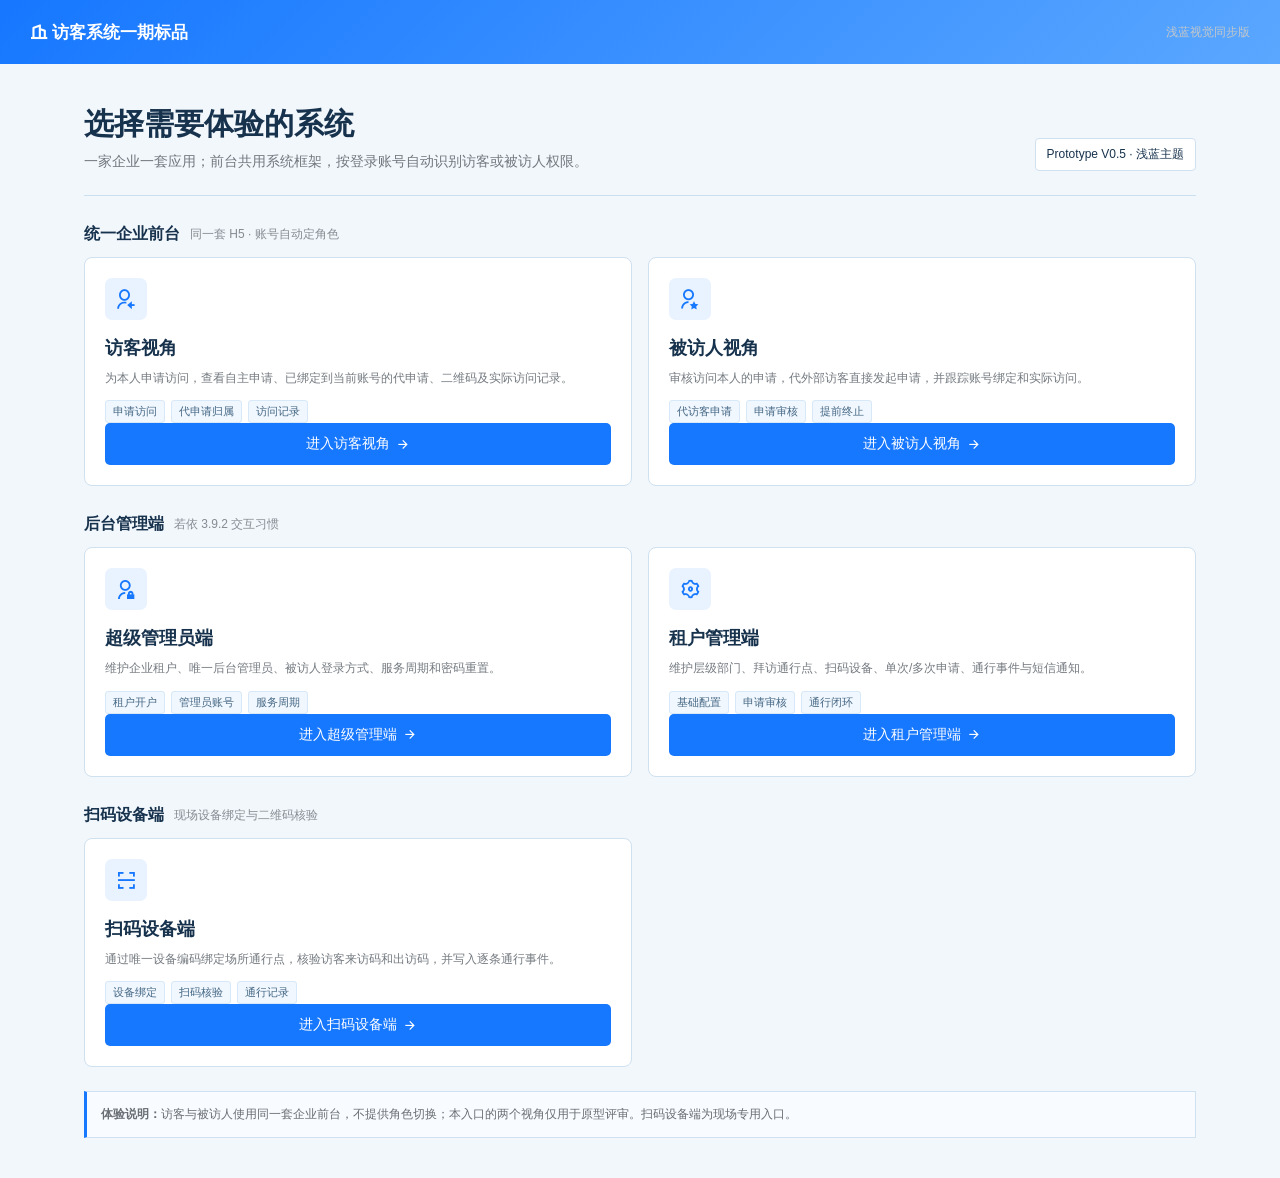
<file: index.html>
<!doctype html><html lang="zh-CN"><head><meta charset="UTF-8"><meta name="viewport" content="width=device-width,initial-scale=1"><title>访客系统一期 · 原型入口</title><link href="./assets/remixicon/remixicon.css" rel="stylesheet"><style>
*{box-sizing:border-box}body{margin:0;background:#eef0f2;color:#202327;font:14px "PingFang SC","Microsoft YaHei",sans-serif}.top{height:64px;background:#25292d;color:#fff;display:flex;align-items:center;padding:0 30px}.top b{font-size:17px}.top span{margin-left:auto;color:#c3c7ca;font-size:12px}.wrap{max-width:1160px;margin:40px auto;padding:0 24px}.hero{display:flex;align-items:flex-end;border-bottom:1px solid #d3d7da;padding-bottom:24px}.hero h1{font-size:30px;margin:0 0 8px}.hero p{margin:0;color:#71777d}.version{margin-left:auto;border:1px solid #c8ccd0;background:#fff;padding:7px 11px;border-radius:4px;font-size:12px}.group{margin-top:28px}.group-head{display:flex;align-items:center;margin-bottom:12px}.group-head h2{font-size:16px;margin:0}.group-head span{font-size:12px;color:#858b91;margin-left:10px}.grid{display:grid;grid-template-columns:repeat(3,1fr);gap:16px}.grid.backend{grid-template-columns:repeat(2,1fr)}.grid.device-entry{grid-template-columns:minmax(0,1fr);max-width:calc((100% - 16px)/2)}.card{background:#fff;border:1px solid #d5d9dc;border-radius:8px;padding:20px;min-height:210px;display:flex;flex-direction:column;transition:.18s}.card:hover{transform:translateY(-2px);box-shadow:0 9px 25px rgba(30,35,40,.07)}.icon{width:42px;height:42px;border-radius:7px;background:#eef0f2;display:grid;place-items:center;font-size:22px;margin-bottom:16px}.card h3{font-size:18px;margin:0 0 8px}.card p{color:#747a80;font-size:12px;line-height:1.7;margin:0}.tags{display:flex;gap:6px;flex-wrap:wrap;margin-top:12px}.tags span{font-size:11px;background:#f3f4f5;border:1px solid #e0e3e5;padding:3px 7px;border-radius:3px}.card a{margin-top:auto;height:42px;background:#30353a;color:#fff;text-decoration:none;border-radius:5px;display:flex;align-items:center;justify-content:center;gap:6px}.hint{margin-top:24px;background:#fff;border:1px solid #d7dbde;border-left:3px solid #656b71;padding:12px 14px;color:#686e74;font-size:12px;line-height:1.7}@media(max-width:850px){.top{padding:0 16px}.wrap{margin:24px auto;padding:0 16px}.grid,.grid.backend,.grid.device-entry{grid-template-columns:1fr;max-width:none}.hero{align-items:flex-start;flex-direction:column}.version{margin:16px 0 0}.group{margin-top:24px}}
</style><style>body{background:#f2f7fc;color:#17324d}.top{background:linear-gradient(135deg,#1677ff,#5aa7ff)}.hero{border-bottom-color:#c9dff2}.version,.card,.hint{border-color:#cfe0ef}.icon{background:#e8f3ff;color:#1677ff}.tags span{background:#f0f7ff;border-color:#d7e8f8;color:#456783}.card a{background:#1677ff}.card a:hover{background:#095ecb}.card:hover{border-color:#9fc9ef;box-shadow:0 9px 25px rgba(22,119,255,.12)}.hint{border-left-color:#1677ff;background:#f8fbff}</style></head><body><header class="top"><b><i class="ri-building-2-line"></i> 访客系统一期标品</b><span>浅蓝视觉同步版</span></header><main class="wrap"><section class="hero"><div><h1>选择需要体验的系统</h1><p>一家企业一套应用；前台共用系统框架，按登录账号自动识别访客或被访人权限。</p></div><div class="version">Prototype V0.5 · 浅蓝主题</div></section>
<section class="group"><div class="group-head"><h2>统一企业前台</h2><span>同一套 H5 · 账号自动定角色</span></div><div class="grid backend"><article class="card"><div class="icon"><i class="ri-user-received-2-line"></i></div><h3>访客视角</h3><p>为本人申请访问，查看自主申请、已绑定到当前账号的代申请、二维码及实际访问记录。</p><div class="tags"><span>申请访问</span><span>代申请归属</span><span>访问记录</span></div><a href="./frontends/enterprise-h5.html?role=visitor">进入访客视角<i class="ri-arrow-right-line"></i></a></article><article class="card"><div class="icon"><i class="ri-user-star-line"></i></div><h3>被访人视角</h3><p>审核访问本人的申请，代外部访客直接发起申请，并跟踪账号绑定和实际访问。</p><div class="tags"><span>代访客申请</span><span>申请审核</span><span>提前终止</span></div><a href="./frontends/enterprise-h5.html?role=host">进入被访人视角<i class="ri-arrow-right-line"></i></a></article></div></section>
<section class="group"><div class="group-head"><h2>后台管理端</h2><span>若依 3.9.2 交互习惯</span></div><div class="grid backend"><article class="card"><div class="icon"><i class="ri-admin-line"></i></div><h3>超级管理员端</h3><p>维护企业租户、唯一后台管理员、被访人登录方式、服务周期和密码重置。</p><div class="tags"><span>租户开户</span><span>管理员账号</span><span>服务周期</span></div><a href="./super-admin.html">进入超级管理端<i class="ri-arrow-right-line"></i></a></article><article class="card"><div class="icon"><i class="ri-settings-3-line"></i></div><h3>租户管理端</h3><p>维护层级部门、拜访通行点、扫码设备、单次/多次申请、通行事件与短信通知。</p><div class="tags"><span>基础配置</span><span>申请审核</span><span>通行闭环</span></div><a href="./tenant-admin.html">进入租户管理端<i class="ri-arrow-right-line"></i></a></article></div></section><section class="group"><div class="group-head"><h2>扫码设备端</h2><span>现场设备绑定与二维码核验</span></div><div class="grid device-entry"><article class="card"><div class="icon"><i class="ri-qr-scan-2-line"></i></div><h3>扫码设备端</h3><p>通过唯一设备编码绑定场所通行点，核验访客来访码和出访码，并写入逐条通行事件。</p><div class="tags"><span>设备绑定</span><span>扫码核验</span><span>通行记录</span></div><a href="./frontends/guard-terminal.html">进入扫码设备端<i class="ri-arrow-right-line"></i></a></article></div></section><div class="hint"><b>体验说明：</b>访客与被访人使用同一套企业前台，不提供角色切换；本入口的两个视角仅用于原型评审。扫码设备端为现场专用入口。</div></main></body></html>
</file>
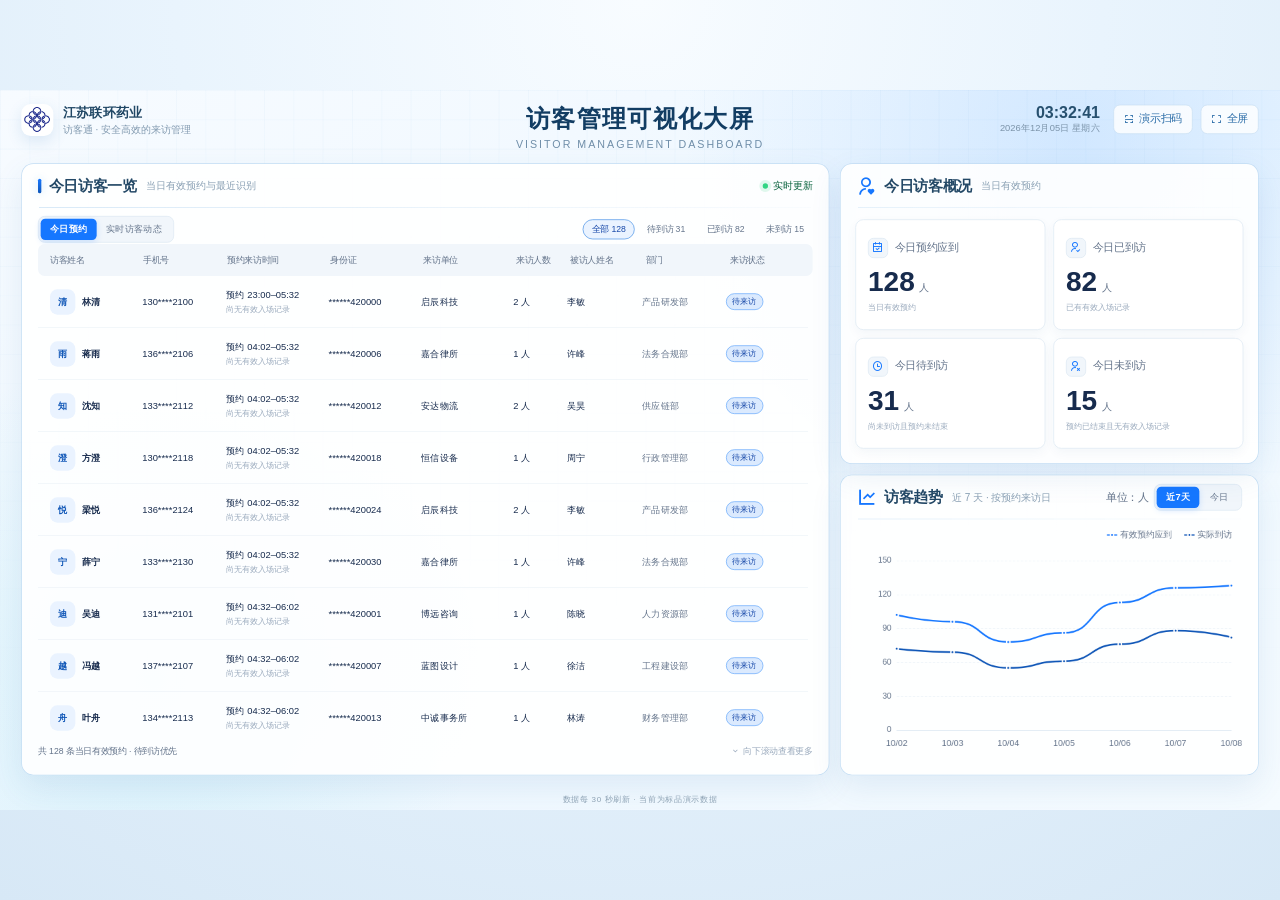
<file: bi-dashboard.html>
<!doctype html>
<html lang="zh-CN">
<head>
<meta charset="UTF-8">
<meta name="viewport" content="width=device-width,initial-scale=1,maximum-scale=1,user-scalable=no">
<title>访客管理可视化大屏</title>
<link href="./assets/remixicon/remixicon.css" rel="stylesheet">
<link href="./design-tokens/semantic-tokens.css" rel="stylesheet">
<link href="./design-tokens/components.css" rel="stylesheet">
<script src="./assets/echarts.min.js"></script>
<style>
:root{--design-width:1920;--design-height:1080;--primary:var(--color-brand-primary);--primary-deep:var(--color-brand-primary-strong);--ink:var(--color-text-primary);--muted:var(--color-text-secondary);--line:var(--color-border-default);--panel:rgba(255,255,255,.9);--shadow:0 18px 46px rgba(52,111,169,.1)}
*{box-sizing:border-box}html,body{width:100%;height:100%;margin:0;overflow:hidden}body{background:#dcebf8;color:var(--ink);font-family:"PingFang SC","Microsoft YaHei",sans-serif;font-variant-numeric:tabular-nums}.viewport{position:fixed;inset:0;overflow:hidden;background:radial-gradient(circle at 50% 0,#f8fcff 0,#e9f4fd 42%,#d7e8f6 100%)}.screen{position:absolute;left:0;top:0;width:1920px;height:1080px;transform-origin:0 0;overflow:hidden;background:radial-gradient(circle at 84% 7%,rgba(78,159,255,.18),transparent 31%),radial-gradient(circle at 12% 82%,rgba(54,197,218,.12),transparent 26%),linear-gradient(150deg,#f7fbff 0,#edf7ff 52%,#f5fbff 100%)}.screen:before{content:"";position:absolute;inset:0;pointer-events:none;background-image:linear-gradient(rgba(49,132,202,.032) 1px,transparent 1px),linear-gradient(90deg,rgba(49,132,202,.032) 1px,transparent 1px);background-size:44px 44px;mask-image:linear-gradient(to bottom,black,transparent 88%)}
.header{height:96px;padding:20px 32px 0;display:grid;grid-template-columns:420px 1fr 420px;align-items:start;position:relative;z-index:2}.brand{display:flex;align-items:center;gap:14px;color:#456785;font-size:18px}.logo{width:48px;height:48px;border-radius:14px;background:#fff;display:grid;place-items:center;box-shadow:0 8px 22px rgba(42,111,184,.14);overflow:hidden}.logo img{width:42px;height:42px;object-fit:contain}.brand b{display:block;color:#204765;font-size:20px}.brand small{display:block;margin-top:3px;color:#829ab0}.title{text-align:center}.title h1{margin:0;font-size:36px;line-height:1.25;letter-spacing:2px;color:#123d63}.title p{margin:8px 0 0;color:#6f8ea9;font-size:16px;letter-spacing:3px}.header-side{display:flex;justify-content:flex-end;align-items:center;gap:12px}.clock{text-align:right;margin-right:8px}.clock b{display:block;font-size:24px;color:#27506f}.clock small{color:#7b93a9;font-size:14px}.icon-btn{height:44px;padding:0 15px;border:1px solid #c7def2;border-radius:10px;background:rgba(255,255,255,.8);color:#2d6ea9;font-size:16px;display:inline-flex;align-items:center;gap:7px;cursor:pointer}.icon-btn:hover,.icon-btn:focus-visible{border-color:#69a9e5;background:#fff;outline:3px solid rgba(22,119,255,.12)}
.dashboard{height:960px;padding:14px 32px 28px;display:grid;grid-template-columns:minmax(0,1.93fr) minmax(0,1fr);grid-template-rows:1fr 1fr;gap:16px;position:relative;z-index:1}.panel{position:relative;background:var(--panel);border:1px solid rgba(188,218,242,.92);border-radius:18px;box-shadow:var(--shadow);overflow:hidden}.panel:after{content:"";position:absolute;left:26px;right:26px;top:65px;height:1px;background:linear-gradient(90deg,#d9eaf8,rgba(217,234,248,.1));pointer-events:none}.panel-large{grid-row:1/3}.panel-head{height:66px;padding:0 24px;display:flex;align-items:center}.panel-head h2{margin:0;font-size:22px;color:#234866;display:flex;align-items:center;gap:11px}.panel-head h2:before{content:"";width:5px;height:22px;border-radius:5px;background:linear-gradient(var(--color-brand-primary),var(--color-brand-primary-strong));box-shadow:0 0 12px rgba(34,144,238,.28)}.panel-head .hint{margin-left:14px;font-size:15px;color:#8aa0b4}.panel-tools{margin-left:auto;display:flex;align-items:center;gap:8px}.live-dot{display:inline-flex;align-items:center;gap:7px;color:var(--color-status-success-text);font-size:15px}.live-dot:before{content:"";width:8px;height:8px;border-radius:50%;background:var(--color-status-success-border);box-shadow:0 0 0 5px rgba(50,213,131,.14);animation:pulse 1.8s infinite}@keyframes pulse{50%{box-shadow:0 0 0 9px rgba(50,213,131,0)}}
.activity{height:calc(100% - 66px);padding:10px 24px 16px;display:grid;grid-template-rows:44px 48px minmax(0,1fr) 38px}.list-toolbar{display:flex;align-items:center;justify-content:space-between;gap:16px}.filter-chips{display:flex;align-items:center;gap:6px}.filter-chip{height:30px;padding:0 12px;border:1px solid transparent;border-radius:var(--radius-pill);background:transparent;color:var(--color-text-secondary);font:inherit;font-size:13px;cursor:pointer}.filter-chip:hover{background:var(--color-surface-hover)}.filter-chip.active{border-color:var(--color-border-focus);background:var(--color-brand-primary-soft);color:var(--color-status-info-text)}.filter-chip:focus-visible{outline:3px solid rgba(22,119,255,.14);outline-offset:2px}.table-head,.activity-row{display:grid;grid-template-columns:1fr .9fr 1.12fr 1fr 1fr .55fr .8fr .9fr .82fr;align-items:center;column-gap:10px}.table-head{height:48px;padding:0 18px;color:var(--color-text-secondary);font-size:13px;background:var(--color-surface-subtle);border-radius:10px}.activity-list{min-height:0;overflow-x:hidden;overflow-y:auto;scrollbar-gutter:stable;overscroll-behavior:contain}.activity-list::-webkit-scrollbar{width:7px}.activity-list::-webkit-scrollbar-track{background:transparent}.activity-list::-webkit-scrollbar-thumb{border:2px solid transparent;border-radius:var(--radius-pill);background:var(--color-border-default);background-clip:padding-box}.activity-list:hover::-webkit-scrollbar-thumb{background-color:var(--color-border-focus)}.activity-row{height:78px;padding:0 18px;border-bottom:1px solid var(--color-border-soft);font-size:14px;cursor:default;transition:.18s}.activity-row.is-detail-link{cursor:pointer}.activity-row.is-detail-link:hover{background:var(--color-surface-hover);transform:translateX(3px)}.activity-row.is-detail-link:focus-visible{outline:3px solid rgba(22,119,255,.14);outline-offset:-3px}.person{display:flex;align-items:center;gap:10px;min-width:0}.avatar{width:38px;height:38px;flex:0 0 38px;border-radius:11px;display:grid;place-items:center;background:var(--color-brand-primary-soft);color:var(--color-brand-primary-strong);font-weight:700}.person b,.ellipsis{overflow:hidden;text-overflow:ellipsis;white-space:nowrap}.muted{color:var(--color-text-secondary)}.time-cell{min-width:0;line-height:1.35}.time-cell b,.time-cell small{display:block;white-space:nowrap;overflow:hidden;text-overflow:ellipsis}.time-cell b{font-size:14px;font-weight:500;color:var(--color-text-primary)}.time-cell small{margin-top:4px;font-size:12px;color:var(--color-text-placeholder)}.status{justify-self:start;border-radius:var(--radius-pill);padding:4px 9px;font-size:12px;line-height:1.2}.status.success{color:var(--color-status-success-text);background:var(--color-status-success-bg);border:1px solid var(--color-status-success-border)}.status.neutral{color:var(--color-status-neutral-text);background:var(--color-status-neutral-bg);border:1px solid var(--color-status-neutral-border)}.status.info{color:var(--color-status-info-text);background:var(--color-status-info-bg);border:1px solid var(--color-status-info-border)}.status.warning{color:var(--color-status-warning-text);background:var(--color-status-warning-bg);border:1px solid var(--color-status-warning-border)}.status.danger{color:var(--color-status-danger-text);background:var(--color-status-danger-bg);border:1px solid var(--color-status-danger-border)}.list-pager{display:flex;align-items:center;justify-content:space-between;color:var(--color-text-secondary);font-size:13px}.scroll-hint{display:inline-flex;align-items:center;gap:5px;color:var(--color-text-placeholder)}.scroll-hint[hidden]{display:none}.list-empty{height:100%;display:grid;place-items:center;color:var(--color-text-placeholder);font-size:15px}
.panel-head h2.with-icon:before{display:none}.panel-title-icon{font-size:30px;line-height:1;color:var(--color-brand-primary);font-weight:400}
.detail{height:calc(100% - 66px);padding:22px 26px 24px;display:none;overflow:hidden}.detail.active{display:block}.activity.hidden{display:none}.detail-grid{display:grid;grid-template-columns:repeat(3,1fr);gap:14px}.detail-item{min-height:126px;padding:22px;border:1px solid #d9eaf7;border-radius:15px;background:linear-gradient(145deg,#fbfdff,#f4f9fe)}.detail-item label{display:block;color:#8098ac;font-size:15px;margin-bottom:15px}.detail-item b{font-size:21px;font-weight:600}.back-btn{margin-top:20px;border:0;background:transparent;color:#2876bf;font-size:16px;cursor:pointer;padding:8px 4px}.scan-status-card{min-height:96px;margin-bottom:14px;padding:18px 22px;border:1px solid;border-radius:14px;display:flex;align-items:center;gap:16px}.scan-status-card i{width:48px;height:48px;flex:0 0 48px;border-radius:50%;display:grid;place-items:center;font-size:30px;background:rgba(255,255,255,.72)}.scan-status-card strong{display:block;font-size:23px;line-height:1.2}.scan-status-card p{margin:7px 0 0;font-size:14px;color:var(--color-text-secondary)}.scan-status-card.success{color:var(--color-status-success-text);background:var(--color-status-success-bg);border-color:var(--color-status-success-border)}.scan-status-card.danger{color:var(--color-status-danger-text);background:var(--color-status-danger-bg);border-color:var(--color-status-danger-border)}.scan-result-view .detail-item{min-height:112px;padding:17px 20px}.scan-result-view .detail-item label{margin-bottom:11px;font-size:14px}.scan-result-view .detail-item b{font-size:19px}
.chart-wrap{height:calc(100% - 66px);padding:4px 16px 12px}.chart{width:100%;height:100%}.overview{height:calc(100% - 66px);padding:17px 22px 22px;display:grid;grid-template-columns:repeat(2,1fr);gap:12px}.metric{min-width:0;border:1px solid var(--color-border-default);border-radius:12px;padding:17px 18px 15px;background:var(--color-surface-panel);box-shadow:0 6px 16px rgba(30,70,110,.045);display:flex;flex-direction:column;justify-content:center}.metric-top{display:flex;align-items:center;color:var(--color-text-secondary);font-size:16px;font-weight:500}.metric-icon{width:30px;height:30px;flex:0 0 30px;border:1px solid var(--color-border-default);border-radius:8px;display:grid;place-items:center;margin-right:10px;color:var(--color-brand-primary);background:var(--color-surface-subtle);font-size:17px}.metric b{display:flex;align-items:baseline;gap:7px;font-size:42px;line-height:1;margin:15px 0 9px;color:var(--color-text-primary);font-weight:650}.metric b em{font-style:normal;font-size:15px;font-weight:500;color:var(--color-text-secondary)}.metric small{font-size:12px;line-height:1.4;color:var(--color-text-placeholder);white-space:nowrap;overflow:hidden;text-overflow:ellipsis}.footer-note{position:absolute;left:50%;bottom:7px;transform:translateX(-50%);color:#8da2b4;font-size:12px;letter-spacing:1px;z-index:2;white-space:nowrap}.disabled-state{position:absolute;inset:0;z-index:20;display:none;place-items:center;background:linear-gradient(145deg,#eef7ff,#dcecf9)}.disabled-state.active{display:grid}.disabled-card{width:520px;padding:48px;text-align:center;border:1px solid #c9e0f2;border-radius:22px;background:rgba(255,255,255,.92);box-shadow:0 24px 70px rgba(37,91,143,.16)}.disabled-card i{font-size:54px;color:#6e99bd}.disabled-card h2{font-size:27px;margin:18px 0 10px}.disabled-card p{color:#718ba2;font-size:17px;line-height:1.7;margin:0}
@media(prefers-reduced-motion:reduce){*{animation:none!important;transition:none!important}}
</style>
</head>
<body>
<div class="viewport"><div class="screen" id="screen">
  <header class="header">
    <div class="brand"><span class="logo"><img id="brandLogo" src="./assets/jiangsu-lianhuan-pharma-logo.png" alt="江苏联环药业 Logo"></span><span><b id="companyName">江苏联环药业</b><small>访客通 · 安全高效的来访管理</small></span></div>
    <div class="title"><h1 id="screenTitle">访客管理可视化大屏</h1><p>VISITOR MANAGEMENT DASHBOARD</p></div>
    <div class="header-side"><div class="clock"><b id="currentTime">--:--:--</b><small id="currentDate">----年--月--日</small></div><button class="icon-btn" id="demoScan"><i class="ri-qr-scan-2-line"></i>演示扫码</button><button class="icon-btn" id="fullscreen"><i class="ri-fullscreen-line"></i>全屏</button></div>
  </header>
  <main class="dashboard">
    <section class="panel panel-large">
      <div class="panel-head"><h2 id="liveTitle">今日访客一览</h2><span class="hint" id="liveHint">当日有效预约与最近识别</span><div class="panel-tools"><span class="live-dot">实时更新</span></div></div>
      <div class="activity" id="activityView"><div class="list-toolbar"><div class="segmented-control" role="group" aria-label="今日访客视图"><button class="segmented-control__item segmented-control__item--wide view-tab active" type="button" data-view="reservations" aria-pressed="true">今日预约</button><button class="segmented-control__item segmented-control__item--wide view-tab" type="button" data-view="recognitions" aria-pressed="false">实时访客动态</button></div><div class="filter-chips" id="reservationFilters" aria-label="到访情况筛选"></div></div><div class="table-head"><span>访客姓名</span><span>手机号</span><span>预约来访时间</span><span>身份证</span><span>来访单位</span><span>来访人数</span><span>被访人姓名</span><span>部门</span><span>来访状态</span></div><div class="activity-list" id="activityList"></div><div class="list-pager"><span id="listSummary"></span><span class="scroll-hint" id="scrollHint"><i class="ri-arrow-down-s-line" aria-hidden="true"></i>向下滚动查看更多</span></div></div>
      <div class="detail" id="detailView"><div id="detailContent"></div></div>
      <div class="detail scan-result-view" id="scanResultView"><div id="scanResultContent"></div></div>
    </section>
    <section class="panel" id="trendPanel"><div class="panel-head"><h2 class="with-icon"><i class="ri-line-chart-line panel-title-icon" aria-hidden="true"></i>访客趋势</h2><span class="hint" id="trendHint">近 7 天 · 按预约来访日</span><div class="panel-tools"><span class="muted">单位：人</span><div class="segmented-control" role="group" aria-label="访客趋势时间维度"><button class="segmented-control__item trend-tab active" type="button" data-range="week" aria-pressed="true">近7天</button><button class="segmented-control__item trend-tab" type="button" data-range="today" aria-pressed="false">今日</button></div></div></div><div class="chart-wrap"><div class="chart" id="trendChart"></div></div></section>
    <section class="panel" id="overviewPanel"><div class="panel-head"><h2 class="with-icon"><i class="ri-user-heart-line panel-title-icon" aria-hidden="true"></i>今日访客概况</h2><span class="hint">当日有效预约</span></div><div class="overview" id="metrics"></div></section>
  </main>
  <div class="footer-note">数据每 30 秒刷新 · 当前为标品演示数据</div>
  <div class="disabled-state" id="disabledState"><div class="disabled-card"><i class="ri-bar-chart-box-line"></i><h2>BI 大屏尚未启用</h2><p>请由企业管理员前往租户后台的“BI 大屏设置”启用并完成模块配置。</p></div></div>
</div></div>
<script>
const LayoutConfig={designWidth:1920,designHeight:1080};
const DashboardData={
  recognitions:[
    {eventId:'EVT-102836',reservationId:'RSV-0032',name:'张伟',mobile:'138****7621',time:'10:28:36',idTail:'123456',company:'上海启辰科技',host:'李敏',department:'产品研发部',purpose:'商务洽谈',visitStatus:'来访中',direction:'进入',result:'success'},
    {eventId:'EVT-102108',reservationId:'RSV-0033',name:'王芳',mobile:'156****0198',time:'10:21:08',idTail:'830219',company:'博远咨询',host:'陈晓',department:'人力资源部',purpose:'招聘面试',visitStatus:'来访结束',direction:'进入',result:'success'},
    {eventId:'EVT-101642',reservationId:'RSV-0034',name:'刘洋',mobile:'186****4420',time:'10:16:42',idTail:'061537',company:'恒信设备',host:'周宁',department:'行政管理部',purpose:'设备维护',visitStatus:'来访中',direction:'进入',result:'success'},
    {eventId:'EVT-100815',reservationId:'RSV-0035',name:'赵磊',mobile:'139****6517',time:'10:08:15',idTail:'422108',company:'新锐广告',host:'孙悦',department:'市场品牌部',purpose:'方案沟通',visitStatus:'来访中',direction:'进入',result:'success'},
    {eventId:'EVT-095633',reservationId:'RSV-0036',name:'陈静',mobile:'177****3094',time:'09:56:33',idTail:'290842',company:'安达物流',host:'吴昊',department:'供应链部',purpose:'货物交接',visitStatus:'来访结束',direction:'进入',result:'success'},
    {eventId:'EVT-094806',reservationId:'RSV-0037',name:'杨帆',mobile:'158****8871',time:'09:48:06',idTail:'175926',company:'中诚会计师事务所',host:'林涛',department:'财务管理部',purpose:'审计沟通',visitStatus:'来访中',direction:'进入',result:'success'},
    {eventId:'EVT-093527',reservationId:'RSV-0038',name:'周婷',mobile:'135****1245',time:'09:35:27',idTail:'518634',company:'嘉合律师事务所',host:'许峰',department:'法务合规部',purpose:'合同会审',visitStatus:'来访结束',direction:'进入',result:'success'},
    {eventId:'EVT-092251',reservationId:'RSV-0039',name:'何俊',mobile:'188****7736',time:'09:22:51',idTail:'607315',company:'蓝图建筑设计',host:'徐洁',department:'工程建设部',purpose:'项目踏勘',visitStatus:'来访中',direction:'进入',result:'success'}
  ],
  trends:{
    week:{labels:['10/02','10/03','10/04','10/05','10/06','10/07','10/08'],expected:[102,96,78,86,113,126,128],arrived:[72,69,55,61,76,88,82],hint:'近 7 天 · 按预约来访日'},
    today:{labels:['08:00','09:00','10:00','11:00','12:00','13:00'],expected:[14,18,16,21,27,32],arrived:[10,14,12,16,17,13],hint:'今日 · 按预约来访时段'}
  },
  today:{expected:128,arrived:82,pending:31,noShow:15},
  metrics:[
    {key:'expected',label:'今日预约应到',note:'当日有效预约',icon:'ri-calendar-check-line'},
    {key:'arrived',label:'今日已到访',note:'已有有效入场记录',icon:'ri-user-follow-line'},
    {key:'pending',label:'今日待到访',note:'尚未到访且预约未结束',icon:'ri-time-line'},
    {key:'noShow',label:'今日未到访',note:'预约已结束且无有效入场记录',icon:'ri-user-unfollow-line'}
  ]
};
const DAY=86400000,MINUTE=60000;
function dateAt(base,hour,minute=0){const d=new Date(base);d.setHours(hour,minute,0,0);return d}
function formatTime(value){return new Date(value).toLocaleTimeString('zh-CN',{hour:'2-digit',minute:'2-digit',hour12:false})}
function buildDemoReservations(){const now=new Date(),names=['林清','吴迪','宋妍','高远','许晨','郑宁','蒋雨','冯越','唐可','韩松','顾言','罗晴','沈知','叶舟','苏禾','陆川','程安','江宁','方澄','白露','谢楠','杜衡','姚静','秦朗','梁悦','魏然','邹琪','熊宇','潘欣','蔡辰','薛宁','侯远'],companies=['启辰科技','博远咨询','恒信设备','新锐广告','安达物流','中诚事务所','嘉合律所','蓝图设计'],hosts=['李敏','陈晓','周宁','孙悦','吴昊','林涛','许峰','徐洁'],departments=['产品研发部','人力资源部','行政管理部','市场品牌部','供应链部','财务管理部','法务合规部','工程建设部'],recognitionMap=new Map(DashboardData.recognitions.map(item=>[item.reservationId,item]));const records=[];for(let index=0;index<128;index++){const id=`RSV-${String(index+1).padStart(4,'0')}`,recognized=index>=31&&index<113,noShow=index>=113,linked=recognitionMap.get(id),start=recognized?new Date(now.getTime()-(index%5+1)*60*MINUTE):noShow?new Date(now.getTime()-(index%4+3)*60*MINUTE):new Date(now.getTime()+(index%6+1)*30*MINUTE),end=noShow?new Date(now.getTime()-(index%3+1)*45*MINUTE):new Date(start.getTime()+90*MINUTE);if(index===0){start.setTime(dateAt(now,0,0).getTime()-60*MINUTE);end.setTime(now.getTime()+120*MINUTE)}const entryTime=linked?new Date(`${now.toDateString()} ${linked.time}`):new Date(start.getTime()+12*MINUTE),entryRecords=recognized?[{eventId:linked?.eventId||`ENTRY-${id}`,direction:'进入',result:'success',occurredAt:entryTime.toISOString()},...(index===40?[{eventId:`ENTRY-${id}`,direction:'进入',result:'success',occurredAt:entryTime.toISOString()}]:[])]:[];records.push({reservationId:id,name:linked?.name||names[index%names.length],mobile:linked?.mobile||`13${index%9}****${String(2100+index).slice(-4)}`,idTail:linked?.idTail||String(420000+index).slice(-6),company:linked?.company||companies[index%companies.length],visitorCount:index%4===0?2:1,host:linked?.host||hosts[index%hosts.length],department:linked?.department||departments[index%departments.length],purpose:linked?.purpose||'业务来访',appointmentStart:start.toISOString(),appointmentEnd:end.toISOString(),approvalStatus:'审核通过',cancelled:false,terminated:false,visitStatus:recognized?(linked?.visitStatus||(index%4===0?'来访结束':'来访中')):(noShow?'来访结束':'待来访'),entryRecords})}records.push({reservationId:'RSV-CANCELLED',appointmentStart:dateAt(now,9).toISOString(),appointmentEnd:dateAt(now,10).toISOString(),approvalStatus:'审核通过',cancelled:true,terminated:false,entryRecords:[]});records.push({reservationId:'RSV-REJECTED',appointmentStart:dateAt(now,11).toISOString(),appointmentEnd:dateAt(now,12).toISOString(),approvalStatus:'审核拒绝',cancelled:false,terminated:false,entryRecords:[]});return records}
const ReservationSource=buildDemoReservations();
function validEntryRecords(item){const seen=new Set();return (item.entryRecords||[]).filter(event=>event.direction==='进入'&&event.result==='success'&&!seen.has(event.eventId)&&seen.add(event.eventId))}
function isEffectiveReservation(item){return item.approvalStatus==='审核通过'&&!item.cancelled&&!item.terminated}
function overlapsToday(item,now=new Date()){const start=dateAt(now,0),end=dateAt(now,24);return new Date(item.appointmentStart)<end&&new Date(item.appointmentEnd)>=start}
function arrivalState(item,now=new Date()){if(validEntryRecords(item).length)return 'arrived';return new Date(item.appointmentEnd)>now?'pending':'noShow'}
function todayReservations(now=new Date()){return ReservationSource.filter(item=>isEffectiveReservation(item)&&overlapsToday(item,now))}
function summarizeToday(now=new Date()){const list=todayReservations(now),summary={expected:list.length,arrived:0,pending:0,noShow:0};list.forEach(item=>summary[arrivalState(item,now)]++);return summary}
DashboardData.today=summarizeToday();
class ResizeManager{constructor(){this.listeners=new Set()}add(fn){this.listeners.add(fn)}notify(){this.listeners.forEach(fn=>fn())}}
class ScreenAdapter{constructor(screen,manager){this.screen=screen;this.manager=manager;this.onResize=this.resize.bind(this);window.addEventListener('resize',this.onResize);document.addEventListener('fullscreenchange',this.onResize);this.resize()}resize(){const scale=Math.min(innerWidth/LayoutConfig.designWidth,innerHeight/LayoutConfig.designHeight);const left=Math.max(0,(innerWidth-LayoutConfig.designWidth*scale)/2);const top=Math.max(0,(innerHeight-LayoutConfig.designHeight*scale)/2);this.screen.style.transform=`translate(${left}px,${top}px) scale(${scale})`;this.manager.notify()}}
const resizeManager=new ResizeManager();new ScreenAdapter(document.getElementById('screen'),resizeManager);
const DashboardConfigDefaults={enabled:true,title:'访客管理可视化大屏',refreshInterval:30,listLimit:8,showDemoScan:true,rightTop:'overview',rightBottom:'trend',trendPalette:'standard'};
function readDashboardConfig(){try{return {...DashboardConfigDefaults,...JSON.parse(localStorage.getItem('phase1_bi_dashboard_config')||'{}')}}catch(e){return {...DashboardConfigDefaults}}}
const dashboardConfig=readDashboardConfig();
function applyBrand(){companyName.textContent='江苏联环药业';brandLogo.src='./assets/jiangsu-lianhuan-pharma-logo.png';brandLogo.alt='江苏联环药业 Logo';brandLogo.onerror=()=>{brandLogo.onerror=null;brandLogo.src='./assets/visitor-pass-logo-official.png'}}
function applyDashboardConfig(){screenTitle.textContent=dashboardConfig.title||DashboardConfigDefaults.title;demoScan.hidden=!dashboardConfig.showDemoScan;trendPanel.style.gridRow=dashboardConfig.rightTop==='trend'?'1':'2';overviewPanel.style.gridRow=dashboardConfig.rightTop==='overview'?'1':'2';document.querySelector('.footer-note').textContent=`数据每 ${dashboardConfig.refreshInterval} 秒刷新 · 当前为标品演示数据`;const preview=new URLSearchParams(location.search).get('preview')==='1';disabledState.classList.toggle('active',!dashboardConfig.enabled&&!preview)}
const visitStatusSemantic={'待来访':'info','来访中':'success','来访结束':'neutral','已过期':'neutral','已终止':'warning'};
const leftState={view:'reservations',filter:'all',scrollTop:0};let currentRenderedItems=[];
const arrivalMeta={pending:{label:'待到访',semantic:'info'},arrived:{label:'已到访',semantic:'success'},noShow:{label:'未到访',semantic:'neutral'}};
function reservationTime(item){const entries=validEntryRecords(item),latest=entries.at(-1);return `<div class="time-cell"><b>预约 ${formatTime(item.appointmentStart)}–${formatTime(item.appointmentEnd)}</b><small>${latest?`识别 ${formatTime(latest.occurredAt)}`:'尚无有效入场记录'}</small></div>`}
function reservationFor(item){return item.appointmentStart?item:ReservationSource.find(record=>record.reservationId===item.reservationId)}
function recognitionTime(item){const reservation=reservationFor(item);return reservation?`<div class="time-cell"><b>预约 ${formatTime(reservation.appointmentStart)}–${formatTime(reservation.appointmentEnd)}</b><small>识别 ${item.time}</small></div>`:`<div class="time-cell"><b>预约时间待同步</b><small>识别 ${item.time}</small></div>`}
function rowHtml(item,index,view){const reservation=reservationFor(item)||item,state=view==='reservations'?arrivalState(item):'arrived',time=view==='reservations'?reservationTime(item):recognitionTime(item),interactive=view==='recognitions';return `<div class="activity-row${interactive?' is-detail-link':''}" ${interactive?'role="button" tabindex="0" aria-label="查看当前访客详情"':''} data-index="${index}" data-arrival="${state}"><div class="person"><span class="avatar">${item.name.slice(-1)}</span><b>${item.name}</b></div><span>${item.mobile}</span>${time}<span>******${item.idTail}</span><span class="ellipsis">${item.company}</span><span>${reservation.visitorCount||1} 人</span><span>${item.host}</span><span class="ellipsis muted">${item.department}</span><span class="status ${visitStatusSemantic[item.visitStatus]||'neutral'}">${item.visitStatus}</span></div>`}
function filteredReservations(){const order={pending:0,arrived:1,noShow:2};return todayReservations().filter(item=>leftState.filter==='all'||arrivalState(item)===leftState.filter).sort((a,b)=>order[arrivalState(a)]-order[arrivalState(b)]||new Date(a.appointmentStart)-new Date(b.appointmentStart))}
function renderReservationFilters(){const summary=summarizeToday(),items=[['all','全部',summary.expected],['pending','待到访',summary.pending],['arrived','已到访',summary.arrived],['noShow','未到访',summary.noShow]];reservationFilters.hidden=leftState.view!=='reservations';reservationFilters.innerHTML=items.map(([key,label,count])=>`<button class="filter-chip ${leftState.filter===key?'active':''}" type="button" data-filter="${key}" aria-pressed="${leftState.filter===key}">${label} ${count}</button>`).join('');reservationFilters.querySelectorAll('.filter-chip').forEach(button=>button.addEventListener('click',()=>{leftState.filter=button.dataset.filter;leftState.scrollTop=0;renderActivities()}))}
function renderActivities(){document.querySelectorAll('.view-tab').forEach(button=>{const active=button.dataset.view===leftState.view;button.classList.toggle('active',active);button.setAttribute('aria-pressed',String(active))});renderReservationFilters();let total=0;if(leftState.view==='reservations'){currentRenderedItems=filteredReservations();total=currentRenderedItems.length}else{currentRenderedItems=DashboardData.recognitions.slice(0,dashboardConfig.listLimit);total=DashboardData.recognitions.length}activityList.innerHTML=currentRenderedItems.length?currentRenderedItems.map((item,index)=>rowHtml(item,index,leftState.view)).join(''):'<div class="list-empty">暂无符合条件的记录</div>';activityList.querySelectorAll('.is-detail-link').forEach(row=>{const open=()=>showDetail(currentRenderedItems[Number(row.dataset.index)]);row.addEventListener('click',open);row.addEventListener('keydown',event=>{if(event.key==='Enter'||event.key===' '){event.preventDefault();open()}})});const filterLabel=leftState.filter==='all'?' · 待到访优先':` · ${arrivalMeta[leftState.filter].label}`;listSummary.textContent=leftState.view==='reservations'?`共 ${total} 条当日有效预约${filterLabel}`:`展示最近 ${currentRenderedItems.length} 条 · 共 ${total} 条识别事件`;requestAnimationFrame(()=>{activityList.scrollTop=leftState.scrollTop;scrollHint.hidden=activityList.scrollHeight<=activityList.clientHeight})}
function renderVisitorInfo(item){const reservation=reservationFor(item)||item,detailTime=reservation.appointmentStart?`${formatTime(reservation.appointmentStart)}–${formatTime(reservation.appointmentEnd)}`:'待同步';return `<div class="detail-grid"><div class="detail-item"><label>访客姓名</label><b>${item.name||'—'}</b></div><div class="detail-item"><label>手机号</label><b>${item.mobile||'—'}</b></div><div class="detail-item"><label>预约来访时间</label><b>${detailTime}</b></div><div class="detail-item"><label>身份证</label><b>${item.idTail?`******${item.idTail}`:'—'}</b></div><div class="detail-item"><label>来访事由</label><b>${reservation.purpose||item.purpose||'—'}</b></div><div class="detail-item"><label>来访单位</label><b>${item.company||'—'}</b></div><div class="detail-item"><label>来访人数</label><b>${reservation.visitorCount||1} 人</b></div><div class="detail-item"><label>被访人姓名</label><b>${item.host||'—'}</b></div><div class="detail-item"><label>部门</label><b>${item.department||'—'}</b></div></div>`}
function showDetail(item){leftState.scrollTop=activityList.scrollTop;liveTitle.textContent='当前访客详情';liveHint.textContent='实时访客动态记录';activityView.classList.add('hidden');scanResultView.classList.remove('active');detailView.classList.add('active');detailContent.innerHTML=`${renderVisitorInfo(item)}<button class="back-btn" id="backToList"><i class="ri-arrow-left-line"></i> 返回实时访客动态</button>`;backToList.addEventListener('click',showList)}
const scanStatusMeta={success:{label:'扫码成功',message:'身份核验通过，可正常通行',semantic:'success',icon:'ri-checkbox-circle-line'},failed:{label:'扫码失败',message:'未完成二维码核验，请联系现场工作人员',semantic:'danger',icon:'ri-close-circle-line'},expired:{label:'二维码已失效',message:'当前二维码已超过有效期，请重新获取',semantic:'danger',icon:'ri-error-warning-line'}};
function showScanResult(item,status='success'){leftState.scrollTop=activityList.scrollTop;const meta=scanStatusMeta[status]||scanStatusMeta.failed;liveTitle.textContent='扫码结果';liveHint.textContent='通行核验与访客信息';activityView.classList.add('hidden');detailView.classList.remove('active');scanResultView.classList.add('active');scanResultContent.innerHTML=`<div class="scan-status-card ${meta.semantic}" data-scan-status="${status}"><i class="${meta.icon}" aria-hidden="true"></i><div><strong>${meta.label}</strong><p>${meta.message}</p></div></div>${renderVisitorInfo(item)}<button class="back-btn" id="backFromScan"><i class="ri-arrow-left-line"></i> 返回今日访客一览</button>`;backFromScan.addEventListener('click',showList)}
function showList(){liveTitle.textContent='今日访客一览';liveHint.textContent='当日有效预约与最近识别';detailView.classList.remove('active');scanResultView.classList.remove('active');activityView.classList.remove('hidden');renderActivities()}
function validateTodayMetrics(){const d=DashboardData.today;if(d.expected!==d.arrived+d.pending+d.noShow)throw new Error('今日访客概况口径不一致：应到必须等于已到访、待到访与未到访之和')}
function renderMetrics(){validateTodayMetrics();metrics.innerHTML=DashboardData.metrics.map(item=>`<div class="metric"><div class="metric-top"><span class="metric-icon"><i class="${item.icon}"></i></span>${item.label}</div><b>${DashboardData.today[item.key]}<em>人</em></b><small>${item.note}</small></div>`).join('')}
let trendChartInstance;
function setTrendRange(range){const d=DashboardData.trends[range]||DashboardData.trends.week;trendHint.textContent=d.hint;document.querySelectorAll('.trend-tab').forEach(button=>{const active=button.dataset.range===range;button.classList.toggle('active',active);button.setAttribute('aria-pressed',String(active))});trendChartInstance.setOption({xAxis:{data:d.labels},series:[{data:d.expected},{data:d.arrived}]})}
function initChart(){const chart=echarts.init(document.getElementById('trendChart'),null,{renderer:'canvas'}),styles=getComputedStyle(document.documentElement),primary=styles.getPropertyValue('--color-brand-primary').trim(),strong=styles.getPropertyValue('--color-brand-primary-strong').trim(),focus=styles.getPropertyValue('--color-border-focus').trim(),info=styles.getPropertyValue('--color-status-info-text').trim(),secondary=styles.getPropertyValue('--color-text-secondary').trim(),border=styles.getPropertyValue('--color-border-default').trim(),soft=styles.getPropertyValue('--color-border-soft').trim(),ink=styles.getPropertyValue('--color-text-primary').trim(),palette=dashboardConfig.trendPalette==='soft'?[focus,info]:[primary,strong];chart.setOption({animationDuration:500,animationDurationUpdate:420,color:palette,tooltip:{trigger:'axis',backgroundColor:'rgba(255,255,255,.9)',borderColor:border,borderWidth:1,extraCssText:'backdrop-filter:blur(10px);box-shadow:0 10px 28px rgba(30,70,110,.14);border-radius:10px;',textStyle:{color:ink,fontSize:14},valueFormatter:value=>`${value} 人`},legend:{top:8,right:18,itemWidth:14,itemHeight:6,itemGap:18,textStyle:{color:secondary,fontSize:13},data:['有效预约应到','实际到访']},grid:{left:40,right:24,top:58,bottom:28,containLabel:true},xAxis:{type:'category',boundaryGap:false,data:[],axisLine:{lineStyle:{color:border}},axisTick:{show:false},axisLabel:{color:secondary,fontSize:13,margin:14}},yAxis:{type:'value',min:0,splitNumber:4,axisLine:{show:false},axisTick:{show:false},axisLabel:{color:secondary,fontSize:12},splitLine:{lineStyle:{color:soft,width:1,type:'dashed'}}},series:[{name:'有效预约应到',type:'line',smooth:.55,smoothMonotone:'x',data:[],symbol:'circle',symbolSize:5,lineStyle:{width:2.5,cap:'round',join:'round'},itemStyle:{borderWidth:2,borderColor:'#fff'}},{name:'实际到访',type:'line',smooth:.55,smoothMonotone:'x',data:[],symbol:'circle',symbolSize:5,lineStyle:{width:2.5,cap:'round',join:'round'},itemStyle:{borderWidth:2,borderColor:'#fff'}}]});trendChartInstance=chart;setTrendRange('week');document.querySelectorAll('.trend-tab').forEach(button=>button.addEventListener('click',()=>setTrendRange(button.dataset.range)));resizeManager.add(()=>chart.resize());return chart}
function syncSummaryAfterEntry(){DashboardData.today=summarizeToday();DashboardData.trends.week.expected.at(-1)!==DashboardData.today.expected&&(DashboardData.trends.week.expected[DashboardData.trends.week.expected.length-1]=DashboardData.today.expected);DashboardData.trends.week.arrived[DashboardData.trends.week.arrived.length-1]=DashboardData.today.arrived;const todayArrived=DashboardData.trends.today.arrived,delta=DashboardData.today.arrived-todayArrived.reduce((sum,value)=>sum+value,0);todayArrived[todayArrived.length-1]+=delta;renderMetrics();const activeRange=document.querySelector('.trend-tab.active')?.dataset.range||'week';setTrendRange(activeRange)}
function handleRecognitionEvent(event){if(DashboardData.recognitions.some(item=>item.eventId===event.eventId))return false;DashboardData.recognitions.unshift(event);const reservation=ReservationSource.find(item=>item.reservationId===event.reservationId);if(reservation&&event.direction==='进入'&&event.result==='success'&&!validEntryRecords(reservation).some(item=>item.eventId===event.eventId)){reservation.entryRecords.push({eventId:event.eventId,direction:event.direction,result:event.result,occurredAt:event.occurredAt});reservation.visitStatus='来访中';syncSummaryAfterEntry()}renderActivities();return true}
let demoScanStateIndex=0;
function simulateScan(){const statuses=['success','failed','expired'],status=statuses[demoScanStateIndex%statuses.length];demoScanStateIndex++;const reservation=todayReservations().find(item=>arrivalState(item)==='pending')||todayReservations()[0],now=new Date();if(status==='success'){const event={eventId:`EVT-DEMO-${now.getTime()}`,reservationId:reservation.reservationId,name:reservation.name,mobile:reservation.mobile,time:now.toLocaleTimeString('zh-CN',{hour12:false}),occurredAt:now.toISOString(),idTail:reservation.idTail,company:reservation.company,host:reservation.host,department:reservation.department,purpose:reservation.purpose,visitStatus:'来访中',direction:'进入',result:'success'};handleRecognitionEvent(event)}showScanResult(reservation,status)}
function updateClock(){const now=new Date(),week=['日','一','二','三','四','五','六'];currentTime.textContent=now.toLocaleTimeString('zh-CN',{hour12:false});currentDate.textContent=`${now.getFullYear()}年${String(now.getMonth()+1).padStart(2,'0')}月${String(now.getDate()).padStart(2,'0')}日 星期${week[now.getDay()]}`}
document.querySelectorAll('.view-tab').forEach(button=>button.addEventListener('click',()=>{leftState.view=button.dataset.view;leftState.scrollTop=0;renderActivities()}));activityList.addEventListener('scroll',()=>{leftState.scrollTop=activityList.scrollTop});demoScan.addEventListener('click',simulateScan);fullscreen.addEventListener('click',()=>document.fullscreenElement?document.exitFullscreen():document.documentElement.requestFullscreen());
applyBrand();applyDashboardConfig();renderActivities();renderMetrics();initChart();updateClock();setInterval(updateClock,1000);
</script>
</body>
</html>
</file>
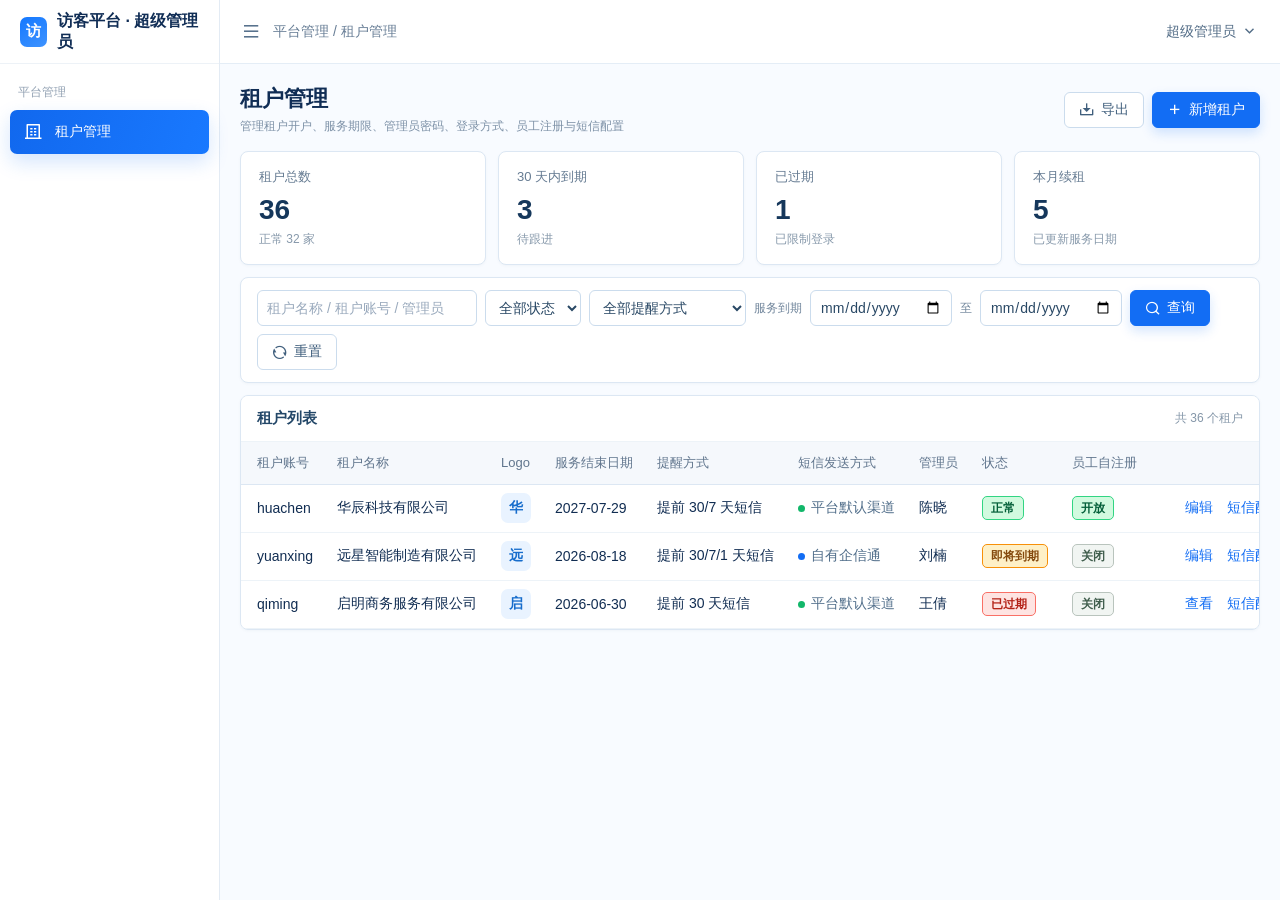
<file: super-admin.html>
<!doctype html>
<html lang="zh-CN">
<head><meta charset="UTF-8"><meta name="viewport" content="width=device-width,initial-scale=1"><title>一期 · 超级管理员</title>
<link href="./assets/remixicon/remixicon.css" rel="stylesheet">
<style>
*{box-sizing:border-box}html{-webkit-font-smoothing:antialiased}body{margin:0;background:#f3f4f6;color:#202328;font:14px "PingFang SC","Microsoft YaHei",sans-serif;font-variant-numeric:tabular-nums}button,input,select{font:inherit}button{cursor:pointer;transition:transform .16s,background-color .16s}button:active{transform:scale(.96)}aside{position:fixed;inset:0 auto 0 0;width:220px;background:#25292e;color:#fff}.brand{height:56px;border-bottom:1px solid #3c4148;display:flex;align-items:center;padding:0 18px;font-weight:600}.group{color:#7f858d;font-size:11px;padding:22px 18px 8px}.nav{margin:0 10px;padding:10px 12px;background:#f1f2f3;color:#222;border-radius:4px;display:flex;align-items:center;gap:9px}.nav i{font-size:17px;line-height:1}header{position:fixed;left:220px;right:0;height:56px;background:#fff;border-bottom:1px solid #d9dde1;padding:0 18px;display:flex;align-items:center}header>.ri-menu-line{font-size:19px;margin-right:12px;color:#5e646b}header span{margin-left:auto;color:#666;display:flex;align-items:center;gap:5px}header span i{font-size:17px}main{margin-left:220px;padding:76px 18px 30px}.head{display:flex;align-items:flex-end;margin-bottom:14px}.head h1{font-size:20px;margin:0 0 4px}.sub{font-size:12px;color:#767c83}.actions{margin-left:auto}.btn{min-height:32px;border:1px solid #cbd0d5;background:#fff;border-radius:4px;padding:0 13px;margin-left:6px;display:inline-flex;align-items:center;justify-content:center;gap:6px}.btn i{font-size:16px}.btn.primary{background:#30343a;color:#fff}.cards{display:grid;grid-template-columns:repeat(4,1fr);gap:10px;margin-bottom:12px}.card,.panel,.filter{background:#fff;border:1px solid #d9dde1;border-radius:6px}.card{padding:15px}.card label{font-size:12px;color:#676d74}.card b{display:block;font:28px Georgia;margin:8px 0 2px}.card small{color:#888}.filter{padding:13px;margin-bottom:12px;display:flex;gap:10px}input,select{height:32px;border:1px solid #cdd1d6;border-radius:4px;padding:0 9px}.panel-head{height:45px;padding:0 14px;border-bottom:1px solid #eceef0;display:flex;align-items:center;font-weight:600}.panel-head span{margin-left:auto;color:#777;font-size:12px;font-weight:400}table{width:100%;border-collapse:collapse}th{text-align:left;background:#f7f8f9;color:#5e646c;font-size:12px;font-weight:500;padding:10px;border-bottom:1px solid #d9dde1}td{padding:11px 10px;border-bottom:1px solid #eceef0}.tag{border:1px solid #b9c4bd;background:#f1f5f2;color:#405e4d;padding:2px 7px;font-size:12px}.warn{border-color:#d4c39f;background:#f8f4ec;color:#765a2c}.link{border:0;background:none;min-height:40px;padding:0 8px;color:#3c4249}.empty{text-align:center;color:#888;padding:42px}.modal-mask{position:fixed;inset:0;background:rgba(20,23,27,.32);display:none;place-items:center;z-index:10}.modal-mask.open{display:grid}.modal{width:520px;background:#fff;border-radius:7px;box-shadow:0 18px 55px rgba(0,0,0,.2)}.modal-head,.modal-foot{padding:12px 18px;display:flex;align-items:center;border-bottom:1px solid #e2e4e7}.modal-foot{justify-content:flex-end;border:0;border-top:1px solid #e2e4e7}.modal-head button{margin-left:auto;border:0;background:none;width:40px;height:40px;font-size:20px;display:grid;place-items:center}.modal-body{padding:18px}.row{display:grid;grid-template-columns:110px 1fr;align-items:center;gap:10px;margin-bottom:13px}.row input,.row select{width:100%}.toast{position:fixed;top:70px;left:50%;transform:translateX(-50%) translateY(-10px);padding:10px 16px;background:#292d32;color:#fff;border-radius:4px;opacity:0;transition:.2s;z-index:20}.toast.show{opacity:1;transform:translateX(-50%) translateY(0)}
/* TASK-006 · 超级管理端同步企业后台视觉规范 */
:root{--side:220px;--primary:#126df4;--primary-hover:#0b5fd7;--ink:#112d52;--muted:#788ba3;--line:#dce7f3;--line-soft:#edf3f8;--page:#f8fbff;--success:#05603a;--warning:#854a0e;--danger:#b42318}
body{background:var(--page);color:var(--ink)}
aside{width:var(--side);background:#fff;color:#17335c;border-right:1px solid #e3ebf4;box-shadow:none;z-index:3}
.brand{height:64px;padding:0 20px;border-color:#edf2f7;color:#102d55;font-size:16px;font-weight:600;gap:10px}.brand:before{content:"访";width:30px;height:30px;border-radius:7px;display:grid;place-items:center;background:linear-gradient(145deg,#1478ff,#3e93ff);color:#fff;font-size:15px;font-weight:700}.group{padding:20px 18px 7px;color:#91a0b2;font-size:12px}.nav{height:44px;margin:2px 10px;padding:0 14px;border-radius:7px;background:transparent;color:#18345d}.nav:hover{background:#f2f7ff;color:var(--primary)}.nav i{width:22px;color:#56718f;font-size:18px}.nav{background:linear-gradient(110deg,#1168ee,#1979ff);color:#fff;box-shadow:0 8px 20px rgba(18,109,244,.18)}.nav i{color:#fff}
header{left:var(--side);height:64px;padding:0 22px;border-color:#e4edf6;color:#687e96;z-index:2}header>.ri-menu-line{color:#58728d}header span{color:#526c86}
main{margin-left:var(--side);padding:84px 20px 28px;max-width:1920px}.head{align-items:center;margin-bottom:16px}.head h1{font-size:22px;line-height:30px;margin:0 0 3px;color:#102d55}.sub{color:#7d91a7;font-size:12px;line-height:18px}.actions{display:flex;gap:8px}.actions .btn,.filter .btn,.modal-foot .btn{margin-left:0}
.btn{min-height:36px;padding:0 14px;border-color:#cbdced;border-radius:6px;background:#fff;color:#405f7d;transition:background-color .18s,border-color .18s,color .18s,box-shadow .18s,transform .12s}.btn:hover{border-color:#78ade5;color:#176dcc;background:#f7fbff}.btn:focus-visible,.link:focus-visible,input:focus-visible,select:focus-visible{outline:3px solid rgba(18,109,244,.18);outline-offset:1px}.btn.primary{border-color:var(--primary);background:var(--primary);color:#fff;box-shadow:0 5px 12px rgba(18,109,244,.18)}.btn.primary:hover{border-color:var(--primary-hover);background:var(--primary-hover);color:#fff}.btn:disabled{cursor:not-allowed;opacity:.5;box-shadow:none}
.cards{gap:12px;margin-bottom:12px}.card,.panel,.filter{border-color:var(--line);border-radius:8px;background:#fff;box-shadow:0 1px 3px rgba(30,70,110,.04)}.card{min-height:108px;padding:16px 18px;position:relative;overflow:hidden}.card label{position:relative;z-index:1;color:#657b92;font-size:13px}.card b{position:relative;z-index:1;margin:6px 0 2px;color:#15375b;font:600 28px/36px "PingFang SC","Microsoft YaHei",sans-serif}.card small{position:relative;z-index:1;color:#8799ab;font-size:12px}
.filter{padding:12px 16px;gap:8px;align-items:center;flex-wrap:wrap}.filter input,.filter select{height:36px;border-color:#cbdced;border-radius:6px;background:#fff;color:#294865}.filter input:hover,.filter select:hover{border-color:#9bbfe2}.filter input:focus,.filter select:focus{border-color:#438ee6;box-shadow:0 0 0 3px rgba(23,107,219,.1);outline:0}.filter input::placeholder{color:#9aaabd}.filter .search-input{width:220px}.filter .date-input{width:142px}.filter-label{color:#71869c;font-size:12px;white-space:nowrap}
.panel{overflow-x:auto}.panel-head{height:46px;padding:0 16px;border-color:var(--line-soft);color:#234768;font-size:15px}.panel-head span{color:#8496a8}table{min-width:980px}th{height:42px;padding:0 12px;background:#f5f8fc;border-color:var(--line);color:#60758d;font-size:13px;font-weight:500;white-space:nowrap}td{height:48px;padding:0 12px;border-color:var(--line-soft);white-space:nowrap}tbody tr:hover{background:#f7fbff}th:first-child,td:first-child{padding-left:16px}th:last-child,td:last-child{width:128px;padding-right:16px;text-align:center}
.tenant-logo{width:30px;height:30px;border-radius:7px;display:grid;place-items:center;background:#e9f3ff;color:#176dcc;font-weight:600}.tag{display:inline-flex;align-items:center;min-height:24px;padding:2px 8px;border-width:1px;border-style:solid;border-radius:5px;font-size:12px;font-weight:600;line-height:18px;white-space:nowrap}.tag.success{color:var(--success);background:#d1fadf;border-color:#32d583}.tag.warn{color:var(--warning);background:#fef0c7;border-color:#f79009}.tag.bad{color:var(--danger);background:#fee4e2;border-color:#f97066}.link{min-height:36px;padding:0 7px;color:#126df4;white-space:nowrap}.link:hover{color:#0b5fc7;background:#eaf3ff;border-radius:5px}
.modal-mask{background:rgba(21,55,87,.32);backdrop-filter:blur(2px)}.modal{width:560px;max-width:calc(100vw - 40px);max-height:86vh;border:1px solid #cfe0ef;border-radius:10px;box-shadow:0 24px 70px rgba(27,74,119,.24);overflow:auto}.modal-head{min-height:52px;padding:0 12px 0 20px;border-color:var(--line);background:#f8fbff;position:sticky;top:0;z-index:1}.modal-head b{font-size:16px;color:#173653}.modal-foot{min-height:60px;padding:10px 20px;gap:8px;border-color:var(--line);position:sticky;bottom:0;background:#fff}.modal-body{padding:20px}.row{grid-template-columns:112px minmax(0,1fr);gap:12px;margin-bottom:16px}.row:last-child{margin-bottom:0}.row label{color:#405b76}.row input,.row select{height:36px;border-color:#cbdced;border-radius:6px;background:#fff;color:#294865}.row input:disabled,.row select:disabled{background:#f3f6f9;color:#76899c}.check-row{display:flex;gap:18px;align-items:center;min-height:36px}.check-row label{display:flex;align-items:center;gap:6px}.check-row input{width:16px;height:16px}.form-help{margin:-6px 0 16px 124px;color:#7d91a7;font-size:12px;line-height:18px}.toast{top:76px;border-radius:7px;background:#173d66;box-shadow:0 8px 24px rgba(20,61,102,.2)}
.sms-config-modal{width:720px}.sms-config-modal .modal-body{padding:20px 24px}.config-note{margin:0 0 18px;padding:10px 12px;border:1px solid #d9e8f7;border-radius:6px;background:#f5f9fe;color:#607a94;font-size:12px;line-height:20px}.secret-fields[hidden]{display:none}.template-section{margin-top:4px;padding-top:18px;border-top:1px solid var(--line)}.template-head{display:flex;align-items:center;justify-content:space-between;margin-bottom:12px}.template-head b{color:#173653;font-size:15px}.template-head span{color:#7d91a7;font-size:12px}.template-item{padding:14px;border:1px solid #dce7f3;border-radius:8px;background:#fbfdff;margin-bottom:10px}.template-item:last-child{margin-bottom:0}.template-item-head{display:flex;align-items:center;gap:8px;margin-bottom:9px}.template-item-head b{font-size:14px;color:#294865}.template-item-head span{font-size:12px;color:#7890a8}.template-item textarea{display:block;width:100%;min-height:68px;resize:vertical;border:1px solid #cbdced;border-radius:6px;padding:9px 10px;color:#294865;line-height:21px;background:#fff}.template-item textarea:focus{border-color:#438ee6;box-shadow:0 0 0 3px rgba(23,107,219,.1);outline:0}.required{color:#d92d20;margin-left:3px}.channel-status{display:inline-flex;align-items:center;gap:6px;color:#526f8b}.channel-status:before{content:"";width:7px;height:7px;border-radius:50%;background:#12b76a}.channel-status.own:before{background:#126df4}
th:last-child,td:last-child{width:286px;min-width:286px}
@media(max-width:1100px){.cards{grid-template-columns:repeat(2,1fr)}.panel{overflow-x:auto}}@media(max-width:760px){:root{--side:0px}aside{display:none}header{left:0}.cards{grid-template-columns:1fr 1fr}main{padding-left:14px;padding-right:14px}.head{align-items:flex-start;gap:12px}.filter{flex-wrap:wrap}.filter input{width:100%!important}.modal{max-width:calc(100vw - 24px)}}
.sms-config-modal .config-note{display:none}
</style></head>
<body><aside><div class="brand">访客平台 · 超级管理员</div><div class="group">平台管理</div><div class="nav"><i class="ri-building-4-line"></i>租户管理</div></aside><header><i class="ri-menu-line"></i>平台管理 / 租户管理<span>超级管理员<i class="ri-arrow-down-s-line"></i></span></header><main>
<div class="head"><div><h1>租户管理</h1><div class="sub">管理租户开户、服务期限、管理员密码、登录方式、员工注册与短信配置</div></div><div class="actions"><button class="btn" onclick="toast('租户数据导出任务已创建')"><i class="ri-download-2-line"></i>导出</button><button class="btn primary" onclick="tenantModal()"><i class="ri-add-line"></i>新增租户</button></div></div>
<div class="cards"><div class="card"><label>租户总数</label><b>36</b><small>正常 32 家</small></div><div class="card"><label>30 天内到期</label><b>3</b><small>待跟进</small></div><div class="card"><label>已过期</label><b>1</b><small>已限制登录</small></div><div class="card"><label>本月续租</label><b>5</b><small>已更新服务日期</small></div></div>
<div class="filter"><input class="search-input" id="tenantSearch" placeholder="租户名称 / 租户账号 / 管理员" onkeydown="if(event.key==='Enter')filterTenants()"><select id="tenantStatus"><option>全部状态</option><option>正常</option><option>即将到期</option><option>已过期</option></select><select id="tenantReminder"><option>全部提醒方式</option><option>提前 30 天短信</option><option>提前 30/7 天短信</option><option>提前 30/7/1 天短信</option></select><span class="filter-label">服务到期</span><input class="date-input" id="tenantDateFrom" type="date"><span class="filter-label">至</span><input class="date-input" id="tenantDateTo" type="date"><button class="btn primary" onclick="filterTenants()"><i class="ri-search-line"></i>查询</button><button class="btn" onclick="resetFilter()"><i class="ri-refresh-line"></i>重置</button></div>
<div class="panel"><div class="panel-head">租户列表<span>共 36 个租户</span></div><table><thead><tr><th>租户账号</th><th>租户名称</th><th>Logo</th><th>服务结束日期</th><th>提醒方式</th><th>短信发送方式</th><th>管理员</th><th>状态</th><th>员工自注册</th><th>操作</th></tr></thead><tbody>
<tr><td>huachen</td><td>华辰科技有限公司</td><td><span class="tenant-logo">华</span></td><td>2027-07-29</td><td>提前 30/7 天短信</td><td><span class="channel-status">平台默认渠道</span></td><td>陈晓</td><td><span class="tag success">正常</span></td><td><span id="huachenEmployeeRegistrationStatus" class="tag success">开放</span></td><td><button class="link" onclick="tenantModal('华辰科技有限公司','huachen')">编辑</button><button class="link" onclick="smsConfigModal('华辰科技有限公司','platform')">短信配置</button><button class="link" onclick="resetTenantPassword('华辰科技有限公司','hc-admin')">重置密码</button><button class="link" onclick="renew('华辰科技有限公司','2027-07-29')">续租</button></td></tr>
<tr><td>yuanxing</td><td>远星智能制造有限公司</td><td><span class="tenant-logo">远</span></td><td>2026-08-18</td><td>提前 30/7/1 天短信</td><td><span class="channel-status own">自有企信通</span></td><td>刘楠</td><td><span class="tag warn">即将到期</span></td><td><span class="tag gray">关闭</span></td><td><button class="link" onclick="tenantModal('远星智能制造有限公司','yuanxing')">编辑</button><button class="link" onclick="smsConfigModal('远星智能制造有限公司','qxt')">短信配置</button><button class="link" onclick="resetTenantPassword('远星智能制造有限公司','yx-admin')">重置密码</button><button class="link" onclick="renew('远星智能制造有限公司','2026-08-18')">续租</button></td></tr>
<tr><td>qiming</td><td>启明商务服务有限公司</td><td><span class="tenant-logo">启</span></td><td>2026-06-30</td><td>提前 30 天短信</td><td><span class="channel-status">平台默认渠道</span></td><td>王倩</td><td><span class="tag bad">已过期</span></td><td><span class="tag gray">关闭</span></td><td><button class="link" onclick="tenantModal('启明商务服务有限公司','qiming',true)">查看</button><button class="link" onclick="smsConfigModal('启明商务服务有限公司','platform')">短信配置</button><button class="link" onclick="resetTenantPassword('启明商务服务有限公司','qm-admin')">重置密码</button><button class="link" onclick="renew('启明商务服务有限公司','2026-06-30')">续租</button></td></tr>
</tbody></table></div>
</main>
<div class="modal-mask" id="mask" onclick="if(event.target===this)closeModal()"><div class="modal"><div class="modal-head"><b id="modalTitle">租户</b><button onclick="closeModal()" aria-label="关闭"><i class="ri-close-line"></i></button></div><div class="modal-body" id="modalBody"></div><div class="modal-foot" id="modalFoot"></div></div></div><div class="toast" id="toast"></div>
<script>
let timer;
function toast(msg){const el=document.querySelector('#toast');el.textContent=msg;el.classList.add('show');clearTimeout(timer);timer=setTimeout(()=>el.classList.remove('show'),2200)}
function openModal(title,body,foot,className=''){const modal=document.querySelector('.modal');document.querySelector('#modalTitle').textContent=title;document.querySelector('#modalBody').innerHTML=body;document.querySelector('#modalFoot').innerHTML=foot;modal.className=`modal ${className}`.trim();modal.scrollTop=0;document.querySelector('#mask').classList.add('open')}
function closeModal(){document.querySelector('#mask').classList.remove('open')}
document.addEventListener('keydown',e=>{if(e.key==='Escape')closeModal()});
function tenantModal(name='',account='',readonly=false){const editing=Boolean(name),adminAccount=account?`${account.slice(0,2)}-admin`:'',saved=localStorage.getItem('phase1_employee_registration_open'),registrationOpen=account==='huachen'?(saved===null||saved==='true'):false;const credentials=editing?'':`<div class="row"><label>管理员密码</label><input id="adminPassword" type="password" placeholder="请输入不少于 8 位的初始密码"></div><div class="form-help">开户时人工创建唯一租户管理员；密码仅用于本次设置，保存后不再展示。</div>`;const loginConfig=`<div class="row"><label>被访人登录方式</label><div class="check-row"><label><input type="checkbox" checked disabled>手机号＋密码</label><label><input id="allowSmsLogin" type="checkbox" ${editing?'checked disabled':''}>手机号＋验证码</label></div></div><div class="form-help">仅影响被访人端；密码登录固定启用，验证码登录仅在开户时追加，开户后不可变更。</div>`;const registrationConfig=`<div class="row"><label>员工自注册</label><div class="check-row"><label><input id="allowEmployeeRegistration" type="checkbox" ${registrationOpen?'checked':''} ${readonly?'disabled':''}>开放员工 H5 自注册</label></div></div><div class="form-help">关闭时不展示员工注册入口；开放后员工提交资料进入待审核，审核通过后才可作为被访人使用。访客注册始终开放，不受此项影响。</div>`;openModal(readonly?'租户详情':editing?'编辑租户':'新增租户',`<div class="row"><label>租户账号</label><input id="account" value="${account}" ${account?'disabled':''}></div><div class="row"><label>租户名称</label><input id="name" value="${name}" ${readonly?'disabled':''}></div><div class="row"><label>管理员账号</label><input id="adminAccount" value="${adminAccount}" ${editing?'disabled':'placeholder="请输入唯一管理员账号"'}></div><div class="row"><label>管理员姓名</label><input id="adminName" value="${name?'陈晓':''}" ${readonly?'disabled':''}></div><div class="row"><label>管理员手机</label><input id="adminPhone" value="${name?'13800002091':''}" ${readonly?'disabled':''}></div>${credentials}${loginConfig}${registrationConfig}<div class="row"><label>服务结束日期</label><input type="date" value="2027-07-29" ${readonly?'disabled':''}></div><div class="row"><label>到期提醒</label><select ${readonly?'disabled':''}><option>提前 30/7 天短信</option><option>提前 30/7/1 天短信</option></select></div>${editing?'<div class="form-help">短信发送方式请在租户列表的“短信配置”中单独维护。</div>':'<div class="form-help">新租户开户后默认使用平台短信渠道，可在开户完成后单独修改短信配置。</div>'}`,readonly?`<button class="btn" onclick="closeModal()">关闭</button>`:`<button class="btn" onclick="closeModal()">取消</button><button class="btn primary" onclick="saveTenant('${editing?'修改':'新增'}')">保存</button>`)}
function smsConfigModal(name,channel='platform'){const own=channel==='qxt';openModal('短信配置',`<div class="config-note"><b>${name}</b><br>开户后默认使用平台短信渠道；如切换为自有企信通，凭证仅用于服务端接口鉴权，不在租户端和日志中明文展示。</div><div class="row"><label>短信发送方式</label><select id="smsChannel" onchange="toggleSmsChannel()"><option value="platform" ${own?'':'selected'}>平台默认渠道</option><option value="qxt" ${own?'selected':''}>自有企信通</option></select></div><div class="form-help" id="channelHelp">${own?'使用租户自有企信通账户发送；凭证字段需以最终供应商接口文档为准。':'使用平台统一短信渠道，无需配置接入凭证。'}</div><div class="secret-fields" id="secretFields" data-has-credentials="${own}" ${own?'':'hidden'}><div class="row"><label>AppKey<span class="required">*</span></label><input id="smsAppKey" autocomplete="off" placeholder="${own?'已配置，留空则不修改':'请输入企信通 AppKey'}"></div><div class="row"><label>AppSecret<span class="required">*</span></label><input id="smsAppSecret" type="password" autocomplete="new-password" placeholder="${own?'已配置，留空则不修改':'请输入企信通 AppSecret'}"></div><div class="form-help">AppSecret 保存后仅支持重新填写，不支持明文回显。</div></div><div class="template-section"><div class="template-head"><b>短信模板</b><span>已生成 3 个默认模板，可直接修改</span></div><div class="template-item"><div class="template-item-head"><b>待审核提醒</b><span>发送给被访人</span></div><textarea class="sms-template" aria-label="待审核提醒模板">【{tenantName}】您有一条访客申请待审核，访客{visitorName}，来访时间{visitTime}，请及时处理。</textarea></div><div class="template-item"><div class="template-item-head"><b>审核通过通知</b><span>发送给访客</span></div><textarea class="sms-template" aria-label="审核通过通知模板">【{tenantName}】您的来访申请已审核通过，来访时间{visitTime}，请在有效期内使用来访码。</textarea></div><div class="template-item"><div class="template-item-head"><b>审核拒绝通知</b><span>发送给访客</span></div><textarea class="sms-template" aria-label="审核拒绝通知模板">【{tenantName}】您的来访申请未通过，原因：{rejectReason}。如有疑问请联系被访人。</textarea></div></div>`,`<button class="btn" onclick="closeModal()">取消</button><button class="btn primary" onclick="saveSmsConfig()">保存配置</button>`,'sms-config-modal')}
function toggleSmsChannel(){const own=document.querySelector('#smsChannel').value==='qxt',fields=document.querySelector('#secretFields');fields.hidden=!own;document.querySelector('#channelHelp').textContent=own?'使用租户自有企信通账户发送；凭证字段需以最终供应商接口文档为准。':'使用平台统一短信渠道，无需配置接入凭证。'}
const deliverySmsConfigModal=smsConfigModal;
smsConfigModal=function(name,channel='platform'){deliverySmsConfigModal(name,channel);const help=document.querySelector('#channelHelp');if(help)help.textContent=channel==='qxt'?'使用租户自有企信通账户发送。':'使用平台统一短信渠道。'};
toggleSmsChannel=function(){const own=document.querySelector('#smsChannel').value==='qxt',fields=document.querySelector('#secretFields');fields.hidden=!own;document.querySelector('#channelHelp').textContent=own?'使用租户自有企信通账户发送。':'使用平台统一短信渠道。'};
function saveSmsConfig(){const own=document.querySelector('#smsChannel').value==='qxt',fields=document.querySelector('#secretFields'),configured=fields.dataset.hasCredentials==='true',appKey=document.querySelector('#smsAppKey')?.value.trim()||'',appSecret=document.querySelector('#smsAppSecret')?.value.trim()||'',templates=[...document.querySelectorAll('.sms-template')];if(own&&!configured&&(!appKey||!appSecret)){toast('请填写企信通 AppKey 和 AppSecret');return}if(own&&((appKey&&!appSecret)||(!appKey&&appSecret))){toast('AppKey 和 AppSecret 需同时填写');return}if(templates.some(item=>!item.value.trim())){toast('请完整填写 3 条短信模板');return}closeModal();toast(`短信配置已保存，当前使用${own?'自有企信通':'平台默认渠道'}`)}
function renderEmployeeRegistrationStatus(open){const status=document.querySelector('#huachenEmployeeRegistrationStatus');if(status){status.textContent=open?'开放':'关闭';status.className=`tag ${open?'success':'gray'}`}}
function saveTenant(type){const account=document.querySelector('#account').value.trim(),name=document.querySelector('#name').value.trim(),adminName=document.querySelector('#adminName').value.trim(),phone=document.querySelector('#adminPhone').value.trim(),adminAccount=document.querySelector('#adminAccount')?.value.trim()||'',password=document.querySelector('#adminPassword')?.value||'',employeeRegistrationOpen=document.querySelector('#allowEmployeeRegistration').checked;if(!account||!name||!adminName||!phone){toast('请完整填写租户及管理员信息');return}if(type==='新增'&&['huachen','yuanxing','qiming'].includes(account.toLowerCase())){toast('租户账号已存在，请更换账号');return}if(type==='新增'&&!adminAccount){toast('请填写管理员账号');return}if(type==='新增'&&['hc-admin','yx-admin','qm-admin'].includes(adminAccount.toLowerCase())){toast('管理员账号已存在，请更换账号');return}if(!/^1\d{10}$/.test(phone)){toast('请输入正确的管理员手机号');return}if(type==='新增'&&password.length<8){toast('管理员密码至少 8 位');return}if(account==='huachen'){localStorage.setItem('phase1_employee_registration_open',String(employeeRegistrationOpen));renderEmployeeRegistrationStatus(employeeRegistrationOpen)}closeModal();toast(`租户${type}成功；员工自注册已${employeeRegistrationOpen?'开放':'关闭'}`)}
function resetTenantPassword(name,account){openModal('重置租户管理员密码',`<div class="row"><label>租户</label><div>${name}</div></div><div class="row"><label>管理员账号</label><div>${account}</div></div><div class="row"><label>新密码</label><input id="newPassword" type="password" placeholder="请输入不少于 8 位的新密码"></div><div class="row"><label>确认新密码</label><input id="confirmPassword" type="password" placeholder="请再次输入新密码"></div><div class="form-help">保存后立即生效；租户详情和编辑页均不展示密码。</div>`,`<button class="btn" onclick="closeModal()">取消</button><button class="btn primary" onclick="saveResetPassword()">确认重置</button>`)}
function saveResetPassword(){const password=document.querySelector('#newPassword').value,confirm=document.querySelector('#confirmPassword').value;if(password.length<8){toast('新密码至少 8 位');return}if(password!==confirm){toast('两次输入的密码不一致');return}closeModal();toast('租户管理员密码已重置')}
function renew(name,date){openModal('租户续租',`<div class="row"><label>租户</label><div>${name}</div></div><div class="row"><label>当前到期日</label><div>${date}</div></div><div class="row"><label>续租后到期日</label><input type="date" value="2027-08-18"></div><div class="row"><label>续租备注</label><input placeholder="请输入合同或订单说明"></div>`,`<button class="btn" onclick="closeModal()">取消</button><button class="btn primary" onclick="closeModal();toast('续租成功，服务日期已更新')">确认续租</button>`)}
function filterTenants(){const q=document.querySelector('#tenantSearch').value.trim().toLowerCase(),status=document.querySelector('#tenantStatus').value,reminder=document.querySelector('#tenantReminder').value,from=document.querySelector('#tenantDateFrom').value,to=document.querySelector('#tenantDateTo').value;let count=0;document.querySelectorAll('tbody tr').forEach(tr=>{const cells=tr.querySelectorAll('td'),date=cells[3].textContent,show=(!q||tr.textContent.toLowerCase().includes(q))&&(status==='全部状态'||cells[7].textContent.includes(status))&&(reminder==='全部提醒方式'||cells[4].textContent===reminder)&&(!from||date>=from)&&(!to||date<=to);tr.style.display=show?'':'none';if(show)count++});document.querySelector('.panel-head span').textContent=`当前 ${count} 个租户`}
function resetFilter(){['tenantSearch','tenantDateFrom','tenantDateTo'].forEach(id=>document.querySelector('#'+id).value='');document.querySelector('#tenantStatus').selectedIndex=0;document.querySelector('#tenantReminder').selectedIndex=0;filterTenants();toast('筛选条件已重置')}
renderEmployeeRegistrationStatus(localStorage.getItem('phase1_employee_registration_open')!=='false');
</script></body></html>
</file>
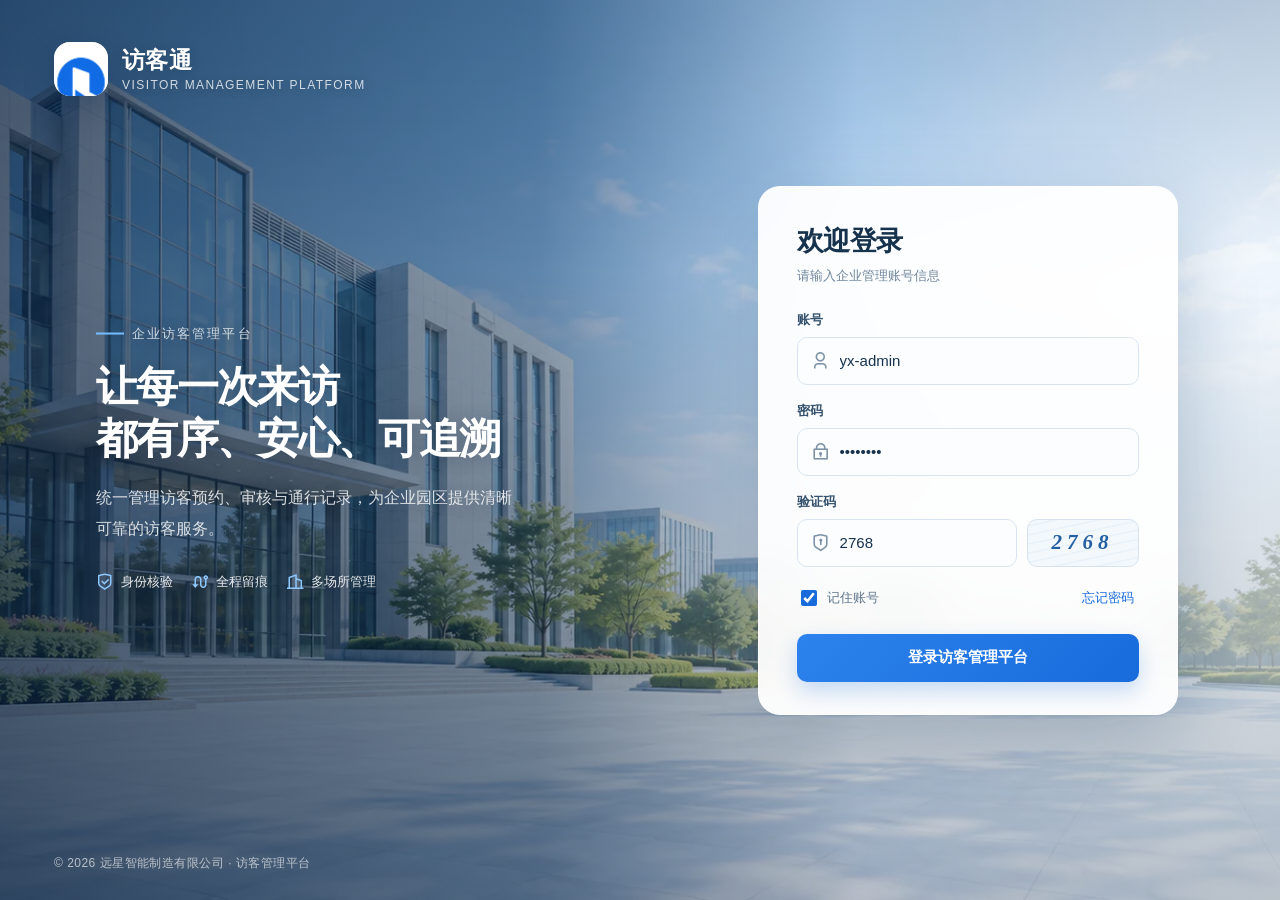
<file: tenant-login.html>
<!doctype html>
<html lang="zh-CN">
<head>
<meta charset="UTF-8">
<meta name="viewport" content="width=device-width,initial-scale=1">
<title>远星智造 · 访客管理平台</title>
<link href="./assets/remixicon/remixicon.css" rel="stylesheet">
<style>
:root{--primary:#176bdb;--primary-hover:#0f56b7;--ink:#17324d;--muted:#70869b;--line:#d8e5f0}
*{box-sizing:border-box}html,body{height:100%}body{margin:0;color:var(--ink);font:14px -apple-system,BlinkMacSystemFont,"Segoe UI","PingFang SC","Microsoft YaHei",sans-serif;background:#dfeaf4}button,input{font:inherit}
.login-page{min-height:100%;position:relative;overflow:hidden;background:#dbeafa url('./assets/tenant-login-bg-common-v1.webp') center/cover no-repeat}.login-page:before{content:"";position:absolute;inset:0;background:linear-gradient(90deg,rgba(8,35,66,.7) 0%,rgba(11,47,83,.48) 42%,rgba(229,240,250,.28) 67%,rgba(239,247,253,.62) 100%)}.login-page:after{content:"";position:absolute;inset:0;background:linear-gradient(180deg,rgba(4,26,50,.17),transparent 30%,rgba(4,27,51,.24));pointer-events:none}
.brand{position:absolute;z-index:2;top:42px;left:54px;display:flex;align-items:center;gap:14px;color:#fff;text-shadow:0 2px 12px rgba(5,29,53,.24)}.brand-logo{width:54px;height:54px;border-radius:16px;display:grid;place-items:center;overflow:hidden;background:#fff;box-shadow:0 12px 30px rgba(0,34,78,.27),inset 0 0 0 1px rgba(255,255,255,.54);font-size:26px;font-weight:700}.brand-logo img{width:100%;height:100%;padding:5px;object-fit:contain}.brand-logo img.is-default{width:142%;height:142%;max-width:none;padding:0}.brand-copy b{display:block;font-size:23px;line-height:1.25;letter-spacing:.02em}.brand-copy span{display:block;margin-top:4px;font-size:12px;color:rgba(255,255,255,.78);letter-spacing:.12em}
.hero-copy{position:absolute;z-index:2;left:7.5vw;top:50%;width:min(500px,40vw);transform:translateY(-47%);color:#fff;text-shadow:0 3px 20px rgba(4,29,56,.3)}.hero-copy .eyebrow{display:flex;align-items:center;gap:8px;margin-bottom:18px;color:rgba(255,255,255,.78);font-size:13px;letter-spacing:.16em}.hero-copy .eyebrow:before{content:"";width:28px;height:2px;background:#76bdff}.hero-copy h1{margin:0;font-size:42px;line-height:1.24;letter-spacing:-.04em}.hero-copy p{max-width:430px;margin:18px 0 0;color:rgba(255,255,255,.82);font-size:16px;line-height:1.9}.service-points{display:flex;gap:18px;margin-top:28px}.service-point{display:flex;align-items:center;gap:7px;color:rgba(255,255,255,.88);font-size:13px}.service-point i{font-size:18px;color:#8ecaff}
.login-shell{position:relative;z-index:3;min-height:100vh;display:flex;align-items:center;justify-content:flex-end;padding:48px clamp(58px,8vw,132px) 48px 52px}.login-card{width:420px;padding:36px 38px 32px;border:1px solid rgba(255,255,255,.86);border-radius:22px;background:rgba(255,255,255,.94);box-shadow:0 28px 80px rgba(13,54,91,.23);backdrop-filter:blur(18px);-webkit-backdrop-filter:blur(18px)}.login-card h2{margin:0;font-size:27px;letter-spacing:-.02em}.login-card>.hint{margin:8px 0 26px;color:var(--muted);font-size:13px}.field{margin-bottom:17px}.field label{display:block;margin:0 0 8px;color:#35526e;font-size:13px;font-weight:600}.input-wrap{height:48px;border:1px solid var(--line);border-radius:10px;background:#fbfdff;display:flex;align-items:center;padding:0 13px;color:#7d92a6;transition:.18s}.input-wrap:focus-within{border-color:#438ee6;background:#fff;box-shadow:0 0 0 3px rgba(23,107,219,.11)}.input-wrap i{font-size:19px}.input-wrap input{width:100%;height:46px;border:0;outline:0;background:transparent;padding:0 10px;color:var(--ink);font-size:15px}.input-wrap input::placeholder{color:#9aabba}.captcha-row{display:grid;grid-template-columns:minmax(0,1fr) 112px;gap:10px}.captcha{height:48px;border:1px solid #d6e2ed;border-radius:10px;background:repeating-linear-gradient(-12deg,#f3f8fc 0 7px,#e9f2f9 8px 9px);display:grid;place-items:center;color:#235fa2;font:italic 700 21px Georgia;letter-spacing:5px;user-select:none}.options{display:flex;align-items:center;justify-content:space-between;margin:4px 0 22px;color:#60778d;font-size:13px}.remember{display:flex;align-items:center;gap:7px}.remember input{width:16px;height:16px;accent-color:var(--primary)}.link{border:0;background:none;padding:5px;color:var(--primary);cursor:pointer}.submit{width:100%;height:48px;border:0;border-radius:10px;background:linear-gradient(135deg,#2d83ed,#176bdb);color:#fff;font-size:15px;font-weight:650;box-shadow:0 10px 22px rgba(23,107,219,.23);cursor:pointer;transition:.18s}.submit:hover{background:linear-gradient(135deg,#2477dc,#0f56b7);transform:translateY(-1px)}.submit:focus-visible,.link:focus-visible{outline:3px solid rgba(23,107,219,.25);outline-offset:2px}.support{margin:20px 0 0;text-align:center;color:#8597a9;font-size:12px}.support .link{font-size:12px}.copyright{position:absolute;z-index:3;left:54px;bottom:28px;color:rgba(255,255,255,.64);font-size:12px;letter-spacing:.04em}.toast{position:fixed;z-index:10;left:50%;top:28px;transform:translate(-50%,-12px);padding:10px 16px;border-radius:8px;background:#17324d;color:#fff;opacity:0;pointer-events:none;transition:.2s}.toast.show{opacity:1;transform:translate(-50%,0)}
@media(max-width:960px){.hero-copy{display:none}.login-page:before{background:linear-gradient(90deg,rgba(8,35,66,.58),rgba(226,239,250,.45))}.login-shell{justify-content:center;padding:110px 24px 70px}.brand{left:28px;top:26px}.copyright{left:0;right:0;text-align:center}.login-card{width:min(420px,100%)}}
@media(max-height:720px){.login-shell{padding-top:24px;padding-bottom:24px}.login-card{padding-top:26px;padding-bottom:24px}.hero-copy h1{font-size:36px}.service-points{margin-top:18px}.copyright{display:none}}
</style>
</head>
<body>
<main class="login-page" id="loginPage">
  <div class="brand"><span class="brand-logo"><img id="brandLogoImage" class="is-default" src="./assets/visitor-pass-logo-official.png" alt="访客通 Logo"></span><div class="brand-copy"><b>访客通</b><span>VISITOR MANAGEMENT PLATFORM</span></div></div>
  <section class="hero-copy" aria-label="平台介绍"><div class="eyebrow">企业访客管理平台</div><h1>让每一次来访<br>都有序、安心、可追溯</h1><p>统一管理访客预约、审核与通行记录，为企业园区提供清晰可靠的访客服务。</p><div class="service-points"><span class="service-point"><i class="ri-shield-check-line"></i>身份核验</span><span class="service-point"><i class="ri-route-line"></i>全程留痕</span><span class="service-point"><i class="ri-building-2-line"></i>多场所管理</span></div></section>
  <div class="login-shell"><form class="login-card" onsubmit="login(event)"><h2>欢迎登录</h2><p class="hint">请输入企业管理账号信息</p><div class="field"><label for="account">账号</label><div class="input-wrap"><i class="ri-user-3-line"></i><input id="account" autocomplete="username" value="yx-admin" placeholder="请输入账号"></div></div><div class="field"><label for="password">密码</label><div class="input-wrap"><i class="ri-lock-2-line"></i><input id="password" type="password" autocomplete="current-password" value="12345678" placeholder="请输入密码"></div></div><div class="field"><label for="captchaInput">验证码</label><div class="captcha-row"><div class="input-wrap"><i class="ri-shield-keyhole-line"></i><input id="captchaInput" inputmode="numeric" maxlength="4" value="2768" placeholder="请输入验证码"></div><button class="captcha" type="button" onclick="refreshCaptcha()" aria-label="刷新验证码"><span id="captchaCode">2768</span></button></div></div><div class="options"><label class="remember"><input type="checkbox" checked>记住账号</label><button class="link" type="button" onclick="showToast('请联系企业超级管理员重置密码')">忘记密码</button></div><button class="submit" type="submit">登录访客管理平台</button></form></div>
  <div class="copyright">© 2026 远星智能制造有限公司 · 访客管理平台</div>
</main>
<div class="toast" id="toast" role="status"></div>
<script>
const defaultBrandLogo='./assets/visitor-pass-logo-official.png';const brandDefaults={companyName:'远星智能制造有限公司',logo:''};let tenantBrand=brandDefaults;try{tenantBrand={...brandDefaults,...JSON.parse(localStorage.getItem('phase1_tenant_brand')||'{}')}}catch(error){tenantBrand=brandDefaults}
const displayName=tenantBrand.companyName?.trim()||brandDefaults.companyName;document.title=`${displayName.replace(/(股份|有限责任|有限)公司$/,'').slice(0,8)} · 访客管理平台`;document.querySelector('.copyright').textContent=`© 2026 ${displayName} · 访客管理平台`
function useDefaultBrandLogo(){brandLogoImage.src=defaultBrandLogo;brandLogoImage.classList.add('is-default');brandLogoImage.alt='访客通默认 Logo'}if(tenantBrand.logo?.trim()){brandLogoImage.classList.remove('is-default');brandLogoImage.src=tenantBrand.logo;brandLogoImage.alt=`${displayName} Logo`;brandLogoImage.onerror=()=>{brandLogoImage.onerror=null;useDefaultBrandLogo()}}else{useDefaultBrandLogo()}
let toastTimer;function showToast(message){toast.textContent=message;toast.classList.add('show');clearTimeout(toastTimer);toastTimer=setTimeout(()=>toast.classList.remove('show'),1800)}function refreshCaptcha(){const code=String(Math.floor(1000+Math.random()*9000));captchaCode.textContent=code;captchaInput.value='';captchaInput.focus()}function login(event){event.preventDefault();if(!account.value.trim())return showToast('请输入账号');if(password.value.length<6)return showToast('请输入正确的密码');if(captchaInput.value!==captchaCode.textContent)return showToast('验证码不正确');showToast('登录成功，正在进入访客管理平台')}
</script>
</body>
</html>
</file>
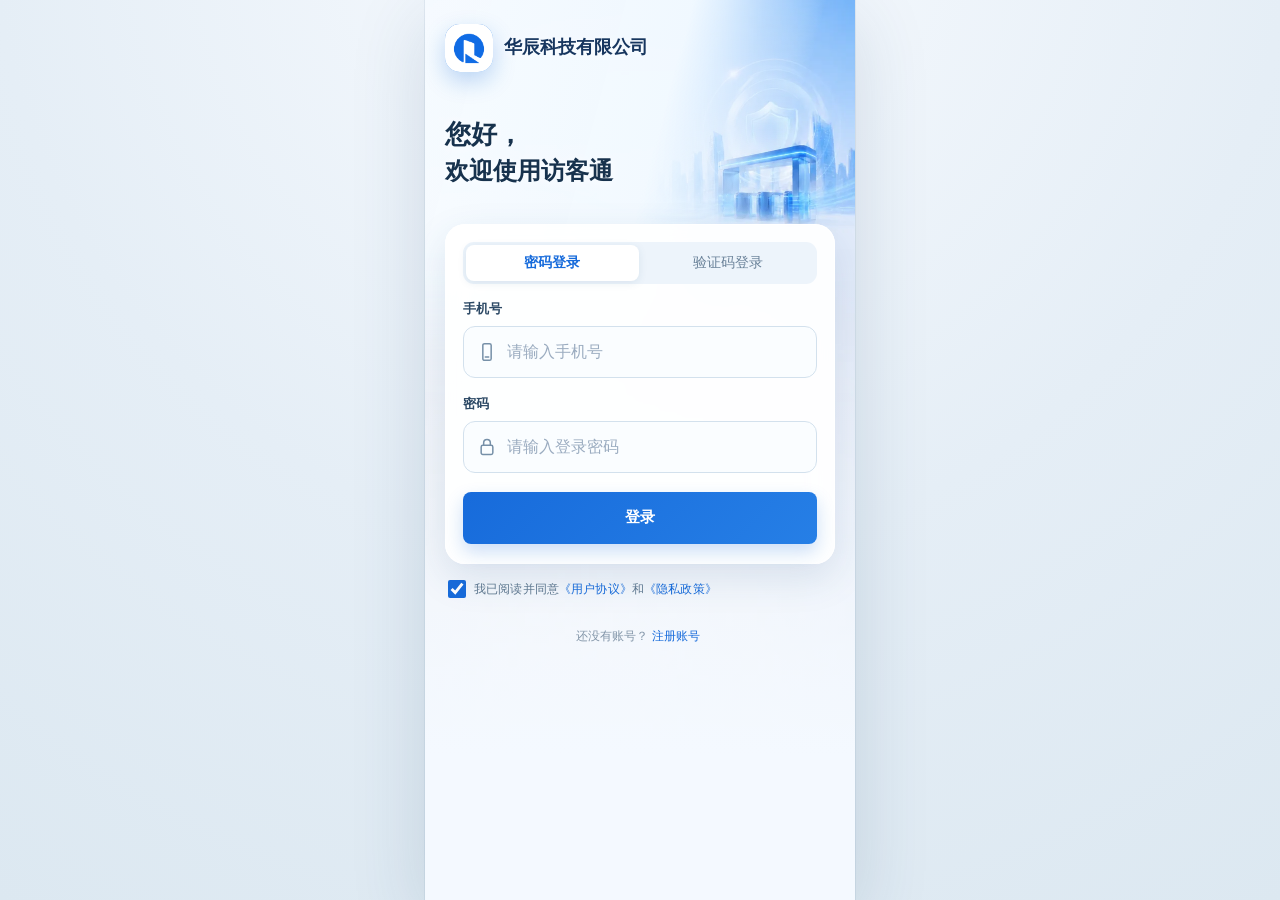
<file: frontends/enterprise-h5.html>
<!doctype html>
<html lang="zh-CN">
<head>
<meta charset="UTF-8"><meta name="viewport" content="width=device-width,initial-scale=1,viewport-fit=cover">
<title>华辰科技 · 访客通</title>
<style>
:root{--ink:#1e2023;--muted:#686d72;--line:#d8dadd;--soft:#f4f4f4;--paper:#fff;--bg:#ededed;--danger:#683e42;--nav-h:64px}*{box-sizing:border-box}html{-webkit-font-smoothing:antialiased}body{margin:0;background:var(--bg);color:var(--ink);font:14px "PingFang SC","Microsoft YaHei",sans-serif}.app{width:min(100%,430px);min-height:100dvh;margin:auto;background:#f7f7f7;padding-bottom:calc(var(--nav-h) + env(safe-area-inset-bottom) + 14px);box-shadow:0 0 0 1px #ddd}button,input,select,textarea{font:inherit;color:inherit}button{cursor:pointer;-webkit-tap-highlight-color:transparent}button:focus-visible,input:focus-visible,select:focus-visible,textarea:focus-visible{outline:2px solid #202326;outline-offset:2px}.top{background:#222528;color:#fff;padding:calc(13px + env(safe-area-inset-top)) 16px 16px}.topline{display:flex;align-items:center;gap:10px}.brand{font-weight:600}.role{margin-left:auto;border:1px solid #666b70;padding:4px 8px;font-size:12px}.top h1{font-size:21px;margin:19px 0 5px}.top p{margin:0;color:#d0d2d4;font-size:13px}.view{display:none;padding:15px}.view.active{display:block}.view.apply-page{padding-bottom:82px}.section-head{display:flex;align-items:flex-start;margin-bottom:12px}.section-head h2{font-size:19px;margin:0 0 4px}.section-head p{font-size:13px;color:var(--muted);margin:0}.section-head .count{margin-left:auto;border:1px solid var(--line);background:#fff;padding:6px 9px;font-size:12px}.card{background:var(--paper);border:1px solid var(--line);border-radius:5px;padding:15px;margin-bottom:11px}.card-title{font-weight:600;margin-bottom:13px;padding-bottom:10px;border-bottom:1px solid #e8e8e8;display:flex;align-items:center}.card-title small{margin-left:auto;color:var(--muted);font-weight:400;font-size:12px}.field{margin-bottom:16px}.field:last-child{margin-bottom:0}.field label{display:block;font-size:14px;color:#454a4f;margin-bottom:8px}.required:after{content:" *";color:#6b393d}.input,.select,.textarea{width:100%;border:1px solid #c9ccd0;background:#fff;border-radius:4px;padding:0 12px;min-height:48px;font-size:16px}.textarea{padding:11px 12px;min-height:88px;resize:vertical}.input[disabled]{background:#f1f1f1;color:#666}.row{display:grid;grid-template-columns:1fr;gap:0}.seg{display:grid;grid-template-columns:1fr 1fr;border:1px solid #bfc2c5;border-radius:4px;overflow:hidden}.seg button{height:48px;border:0;background:#fff}.seg button+button{border-left:1px solid #bfc2c5}.seg button.active{background:#292d30;color:#fff}.note{background:#f0f0f0;border-left:3px solid #74787c;padding:11px 12px;color:#555a5f;font-size:13px;line-height:1.65;margin-bottom:11px}.primary,.secondary,.danger{min-height:48px;border-radius:4px;padding:0 16px}.primary{border:1px solid #25292c;background:#25292c;color:#fff;width:100%;font-weight:600}.secondary{border:1px solid #bfc2c5;background:#fff}.danger{border:1px solid #bda7aa;background:#fff;color:var(--danger)}.inline-action{border:0;background:none;min-height:44px;padding:0 10px;color:#34383c}.vehicle-row{display:grid;grid-template-columns:34px 1fr 48px;gap:8px;align-items:center;margin-top:9px}.vehicle-index{text-align:center;color:#6c7176;font-size:13px}.vehicle-row .danger{min-height:48px;padding:0}.add-line{width:100%;min-height:48px;border:1px dashed #aeb2b6;background:#fafafa;margin-top:10px}.helper{font-size:12px;color:#74797e;line-height:1.6;margin-top:6px}.field-warning{display:none;margin-top:7px;color:#6d4d29;font-size:12px}.field-warning.show{display:block}.search{display:flex;align-items:center;background:#fff;border:1px solid var(--line);padding:0 12px;margin-bottom:10px}.search input{border:0;outline:0;width:100%;height:48px;margin-left:7px;font-size:16px}.chips{display:flex;gap:7px;overflow:auto;padding-bottom:8px;margin-bottom:3px;scrollbar-width:none}.chips::-webkit-scrollbar{display:none}.chip{white-space:nowrap;border:1px solid #cbd0d3;background:#fff;min-height:44px;padding:0 13px;border-radius:99px;font-size:13px}.chip.active{background:#303438;color:#fff;border-color:#303438}.record{background:#fff;border:1px solid var(--line);border-radius:5px;margin-bottom:10px;padding:13px}.record-head{display:flex;align-items:center;gap:8px}.record-head b{font-size:15px}.status{margin-left:auto;border:1px solid #bfc4c0;background:#f1f3f1;padding:3px 7px;font-size:12px}.status.warn{border-color:#c8b995;background:#f5f2ea}.status.bad{border-color:#c8adb0;background:#f6eeee}.status.gray{border-color:#ccc;background:#f3f3f3}.meta{font-size:13px;color:#5e6368;line-height:1.75;margin:8px 0}.record-actions{border-top:1px solid #ededed;padding-top:4px;display:flex;justify-content:flex-end;gap:5px}.profile-head{display:flex;align-items:center;gap:12px}.avatar{width:50px;height:50px;background:#303438;color:#fff;display:grid;place-items:center;border-radius:50%;font-size:20px}.profile-head b{display:block;font-size:17px}.profile-head span{font-size:13px;color:var(--muted)}.info-list{margin:0}.info-list div{display:grid;grid-template-columns:105px 1fr;gap:12px;padding:12px 0;border-bottom:1px solid #ededed}.info-list div:last-child{border-bottom:0}.info-list dt{color:var(--muted)}.info-list dd{margin:0;text-align:right}.menu button{width:100%;height:50px;border:0;border-bottom:1px solid #ededed;background:#fff;text-align:left;display:flex;align-items:center}.menu button i:first-child{margin-right:10px}.menu button i:last-child{margin-left:auto}.nav{position:fixed;bottom:0;left:50%;transform:translateX(-50%);width:min(100%,430px);height:calc(var(--nav-h) + env(safe-area-inset-bottom));padding-bottom:env(safe-area-inset-bottom);background:#fff;border-top:1px solid var(--line);display:grid;grid-template-columns:repeat(4,1fr);z-index:5}.nav button{min-height:var(--nav-h);border:0;background:#fff;color:#6e7378;font-size:12px}.nav i{display:block;font-size:22px;margin-bottom:2px}.nav button.active{color:#1f2225;font-weight:600}.submit-bar{position:fixed;z-index:4;left:50%;bottom:calc(var(--nav-h) + env(safe-area-inset-bottom));transform:translateX(-50%);width:min(100%,430px);padding:10px 15px;background:rgba(247,247,247,.96);border-top:1px solid var(--line)}.mask{position:fixed;inset:0;background:rgba(0,0,0,.35);display:none;align-items:flex-end;justify-content:center;z-index:10}.mask.open{display:flex}.sheet{width:min(100%,430px);max-height:86dvh;overflow:auto;background:#fff;border-radius:10px 10px 0 0;padding-bottom:env(safe-area-inset-bottom)}.sheet-head{height:56px;border-bottom:1px solid var(--line);padding:0 12px 0 16px;display:flex;align-items:center;font-weight:600;position:sticky;top:0;background:#fff;z-index:1}.sheet-head button{margin-left:auto;width:48px;height:48px;border:0;background:none;font-size:20px}.sheet-body{padding:16px}.sheet-actions{padding:12px 16px;border-top:1px solid var(--line);display:flex;gap:9px;position:sticky;bottom:0;background:#fff}.sheet-actions button{flex:1}.detail div{display:grid;grid-template-columns:105px 1fr;gap:10px;padding:10px 0;border-bottom:1px solid #eee}.detail label{color:var(--muted)}.qr{width:170px;height:170px;margin:10px auto;background:repeating-conic-gradient(#222 0 8deg,#fff 8deg 16deg);border:12px solid #fff;outline:1px solid #bbb;display:grid;place-items:center}.qr i{font-size:36px;background:#fff;padding:8px}.toast{position:fixed;top:calc(70px + env(safe-area-inset-top));left:50%;transform:translateX(-50%) translateY(-8px);background:#26292c;color:#fff;padding:11px 16px;border-radius:4px;opacity:0;pointer-events:none;z-index:20;transition:.2s;max-width:calc(100% - 32px);font-size:13px}.toast.show{opacity:1;transform:translateX(-50%) translateY(0)}.empty{background:#fff;border:1px solid var(--line);padding:35px;text-align:center;color:var(--muted)}body.keyboard-open .nav,body.keyboard-open .submit-bar{display:none}body.keyboard-open .app{padding-bottom:16px}@media(max-width:350px){.detail div{grid-template-columns:88px 1fr}.card{padding:13px}.view{padding:12px}}
.ui-icon{width:1.35em;height:1.35em;display:inline-block;vertical-align:-.24em;fill:none;stroke:currentColor;stroke-width:1.8;stroke-linecap:round;stroke-linejoin:round}.nav .ui-icon{display:block;width:22px;height:22px;margin:0 auto 2px}.search .ui-icon{flex:0 0 20px;width:20px;height:20px}.menu button .ui-icon:first-child{margin-right:10px}.menu button .ui-icon:last-child{margin-left:auto}.qr .ui-icon{width:42px;height:42px;background:#fff;padding:5px}.top{height:calc(56px + env(safe-area-inset-top));padding:env(safe-area-inset-top) 16px 0;background:#fff;color:var(--ink);border-bottom:1px solid var(--line);display:flex;align-items:center;justify-content:center;text-align:center}.top b{display:block;font-size:17px;line-height:1.4}.top small{display:block;color:var(--muted);font-size:11px;line-height:1.4}
/* 统一移动端 4px 间距体系：页面 16、区块 12、字段 16、操作区 12 */
.source-tag,.direction-tag{display:inline-flex;align-items:center;min-height:24px;padding:2px 8px;border:1px solid #b8bdc2;border-radius:3px;font-size:12px;font-weight:600;background:#f2f3f4;color:#303438}.direction-tag.in{border-color:#aebeb5;background:#eef3f0}.direction-tag.out{border-color:#b3bcc6;background:#eff1f4}
.date-filter{display:grid;grid-template-columns:1fr 12px 1fr;gap:8px;align-items:center;margin:0 0 10px}.date-filter span{text-align:center;color:var(--muted)}.date-filter input{width:100%;min-width:0;height:44px;border:1px solid var(--line);background:#fff;border-radius:4px;padding:0 8px}.timeline-toggle{width:100%;min-height:44px;border:0;border-top:1px solid #ededed;background:#fff;text-align:left;padding:10px 0 0;font-weight:600}.visit-timeline{display:none;margin-top:10px;padding:2px 0 2px 10px;border-left:2px solid #c8ccd0}.visit-timeline.open{display:block}.timeline-item{position:relative;padding:0 0 12px 14px;color:#555b60;font-size:13px;line-height:1.55}.timeline-item:last-child{padding-bottom:2px}.timeline-item:before{content:"";position:absolute;left:-16px;top:5px;width:8px;height:8px;border-radius:50%;background:#4f555a}.timeline-item b{display:block;color:var(--ink)}
.view{padding:16px}.section-head{margin-bottom:16px}.section-head h2{line-height:1.35}.section-head .count{padding:5px 9px;min-height:28px;display:flex;align-items:center}.card{padding:16px;margin-bottom:12px}.card-title{margin-bottom:16px;padding-bottom:12px}.field{margin-bottom:16px}.search{margin-bottom:12px}.chips{gap:8px;padding-bottom:8px;margin-bottom:4px}.record{padding:16px;margin-bottom:12px}.meta{margin:10px 0}.record-actions{margin:0 -4px -4px;padding-top:4px}.submit-bar{padding:12px 16px}.sheet-body{padding:20px 16px}.sheet-actions{padding:12px 16px calc(12px + env(safe-area-inset-bottom))}.sheet{padding-bottom:0}.detail div{padding:12px 0}.menu.card{padding-top:0;padding-bottom:0}.empty{padding:40px 20px}@media(max-width:350px){.view{padding:12px}.card{padding:14px}.submit-bar{padding-left:12px;padding-right:12px}.sheet-body{padding-left:14px;padding-right:14px}}
:root{--ink:#17324d;--muted:#698198;--line:#d4e3f0;--soft:#edf6ff;--paper:#fff;--bg:#eaf2f9;--danger:#b4232c}.app{background:#f5f9fd;box-shadow:0 0 0 1px #cedfeb}.top{background:linear-gradient(135deg,#1677ff,#5aa7ff)}.top p{color:#eaf4ff}.role{border-color:rgba(255,255,255,.58);background:rgba(255,255,255,.1)}.primary{background:#1677ff;border-color:#1677ff}.secondary{border-color:#bcd4e8}.seg{border-color:#bcd4e8}.seg button+button{border-left-color:#bcd4e8}.seg button.active,.chip.active{background:#1677ff;border-color:#1677ff}.add-line{border-color:#8fbee8;background:#f7fbff;color:#0968d7}.note{background:#edf6ff;border-left-color:#5aa7ff;color:#456783}.avatar{background:#1677ff}.nav button.active{color:#1677ff}.input:focus,.select:focus,.textarea:focus,.search:focus-within{border-color:#1677ff;box-shadow:0 0 0 2px rgba(22,119,255,.1)}.toast{background:#145ca8}.source-tag,.direction-tag{display:inline-flex;align-items:center;min-height:24px;padding:2px 8px;border-radius:4px;font-size:12px;font-weight:600}.source-tag{color:#76540d;background:#fff4d6;border:1px solid #f0d48c}.direction-tag.in{color:#087a62;background:#e8faf5;border:1px solid #a9e5d5}.direction-tag.out{color:#1769c2;background:#eaf4ff;border:1px solid #b9d9f8}.binding{color:#698198;font-size:12px}.date-filter{display:grid;grid-template-columns:1fr 12px 1fr;gap:8px;align-items:center;margin:0 0 10px}.date-filter span{text-align:center;color:var(--muted)}.date-filter input{width:100%;min-width:0;height:44px;border:1px solid var(--line);background:#fff;border-radius:4px;padding:0 8px}.timeline-toggle{width:100%;min-height:44px;border:0;border-top:1px solid #e6eff7;background:#fff;text-align:left;padding:10px 0 0;font-weight:600;color:var(--ink)}.visit-timeline{display:none;margin-top:10px;padding:2px 0 2px 10px;border-left:2px solid #b9d9f8}.visit-timeline.open{display:block}.timeline-item{position:relative;padding:0 0 12px 14px;color:#607b94;font-size:13px;line-height:1.55}.timeline-item:last-child{padding-bottom:2px}.timeline-item:before{content:"";position:absolute;left:-16px;top:5px;width:8px;height:8px;border-radius:50%;background:#3689e8}.timeline-item b{display:block;color:var(--ink)}.source-tag.proxy{color:#7a2e0e;background:#ffedd5;border-color:#fb923c}.source-tag.self{color:#1849a9;background:#dbeafe;border-color:#60a5fa}.status{font-weight:600;border-radius:4px}.status.warn{color:#854a0e;background:#fef0c7;border-color:#f79009}.status.bad{color:#b42318;background:#fee4e2;border-color:#f97066}.status.gray{color:#344054;background:#f2f4f7;border-color:#98a2b3}.direction-tag.in{color:#05603a;background:#d1fadf;border-color:#32d583}.direction-tag.out{color:#3538cd;background:#e0e7ff;border-color:#818cf8}
/* TASK-002 · 统一企业前台视觉系统 */
:root{--brand:#176bdb;--brand-strong:#0f56b7;--brand-soft:#eaf3ff;--ink:#172b4d;--muted:#64748b;--line:#dbe7f2;--paper:#fff;--soft:#f1f6fb;--bg:#edf4fa;--danger:#c43d4b;--nav-h:68px;--shadow-sm:0 1px 2px rgba(26,68,109,.05),0 5px 16px rgba(43,92,140,.06);--shadow-md:0 12px 32px rgba(34,78,121,.14),0 2px 8px rgba(34,78,121,.06)}
html{background:#dfeaf3;scroll-behavior:smooth}body{font-size:14px;background:radial-gradient(circle at 50% -10%,#f8fbff 0,#e5eef6 55%,#dce8f1 100%);letter-spacing:.01em}.app{background:linear-gradient(180deg,#f7fbff 0,#eef5fb 42%,#f4f8fc 100%);box-shadow:0 0 0 1px rgba(39,87,129,.08),0 20px 70px rgba(36,75,111,.16)}
.top{height:calc(76px + env(safe-area-inset-top));padding:env(safe-area-inset-top) 18px 0;justify-content:flex-start;text-align:left;background:linear-gradient(115deg,#0e5fc7 0%,#1d79e7 62%,#55a4f2 100%);border:0;box-shadow:0 8px 24px rgba(14,95,199,.2);position:relative;overflow:hidden}.top:after{content:"";position:absolute;width:150px;height:150px;right:-54px;top:-76px;border-radius:50%;border:28px solid rgba(255,255,255,.09);pointer-events:none}.top>div{position:relative;padding-left:44px;z-index:1}.top>div:before{content:"访";position:absolute;left:0;top:50%;transform:translateY(-50%);width:34px;height:34px;border-radius:11px;display:grid;place-items:center;background:rgba(255,255,255,.18);box-shadow:inset 0 0 0 1px rgba(255,255,255,.28);color:#fff;font-size:16px;font-weight:700}.top b{color:#fff;font-size:18px;font-weight:650;letter-spacing:.04em}.top small{color:rgba(255,255,255,.78);font-size:11px;margin-top:2px}
.view{padding:20px 16px 18px}.view.active{animation:view-in .28s cubic-bezier(.2,0,0,1) both}@keyframes view-in{from{opacity:0;transform:translateY(6px)}to{opacity:1;transform:translateY(0)}}.section-head{align-items:center;margin-bottom:17px;padding:0 2px}.section-head h2{font-size:22px;font-weight:700;letter-spacing:-.02em;line-height:1.3;text-wrap:balance}.section-head p{font-size:12px;line-height:1.55;color:#71869c;text-wrap:pretty;margin-top:3px}.section-head .count{border:0;border-radius:8px;background:#e4effb;color:#2765a8;font-weight:600;padding:5px 9px;min-height:28px;font-variant-numeric:tabular-nums}
.card,.record{border:0;border-radius:16px;background:rgba(255,255,255,.96);box-shadow:var(--shadow-sm)}.card{padding:18px;margin-bottom:14px}.card-title{font-size:15px;font-weight:650;margin-bottom:17px;padding-bottom:13px;border-bottom-color:#edf2f7}.card-title:before{content:"";width:4px;height:16px;border-radius:3px;background:var(--brand);margin-right:8px;box-shadow:0 3px 8px rgba(23,107,219,.24)}.card-title small{font-size:11px;color:#8294a7}.field{margin-bottom:18px}.field label{font-size:13px;color:#344b63;font-weight:550;margin-bottom:8px}.required:after{color:#dd4958}
.input,.select,.textarea{border-color:#d8e3ed;border-radius:10px;background:#fbfdff;min-height:48px;transition-property:border-color,box-shadow,background-color;transition-duration:.2s}.input:hover,.select:hover,.textarea:hover{border-color:#afc9e1;background:#fff}.input:focus,.select:focus,.textarea:focus,.search:focus-within{border-color:#438ee6;box-shadow:0 0 0 3px rgba(23,107,219,.11);background:#fff}.input[disabled]{background:#f0f4f7;color:#728196;border-color:#e1e7ed}.seg{padding:3px;border:0;border-radius:12px;background:#edf3f8;overflow:visible}.seg button{height:42px;border:0!important;border-radius:9px;background:transparent;color:#65798c;transition-property:background-color,color,box-shadow,transform;transition-duration:.2s}.seg button.active{background:#fff;color:var(--brand);font-weight:600;box-shadow:0 2px 8px rgba(34,78,121,.12)}
.note{border:0;border-radius:12px;background:#eaf4ff;color:#486986;padding:13px 14px;line-height:1.65;box-shadow:inset 3px 0 0 #6aa8ed}.helper{color:#7b8da0}.field-warning{color:#9a5b12}.primary,.secondary,.danger{border-radius:11px;min-height:48px;transition-property:background-color,border-color,color,box-shadow,transform;transition-duration:.2s}.primary{border:0;background:linear-gradient(135deg,#176bdb,#267fe6);box-shadow:0 8px 18px rgba(23,107,219,.22)}.primary:hover{background:linear-gradient(135deg,#125fc8,#1f72d4);color:#fff}.secondary{border-color:#cad9e6;color:#36516c}.danger{border-color:#eccbd0;background:#fff8f9;color:#b93141}button:active{transform:scale(.96)}button:disabled{cursor:not-allowed;opacity:.5;box-shadow:none}button:focus-visible,input:focus-visible,select:focus-visible,textarea:focus-visible{outline:3px solid rgba(23,107,219,.28);outline-offset:2px}.add-line{border-color:#9fc5eb;border-radius:10px;background:#f3f8fe;color:#176bdb;font-weight:550;transition-property:background-color,border-color,transform;transition-duration:.2s}.add-line:hover{background:#eaf4ff;border-color:#6fa8df}
.search{border:0;border-radius:12px;background:#fff;padding:0 14px;margin-bottom:12px;box-shadow:var(--shadow-sm);transition-property:box-shadow,background-color;transition-duration:.2s}.search .ui-icon{color:#7890a6}.search input{background:transparent;color:var(--ink)}.date-filter{grid-template-columns:1fr 16px 1fr;gap:6px;margin-bottom:12px}.date-filter input{height:44px;border-color:#dce7f0;border-radius:10px;color:#536b82;box-shadow:0 1px 3px rgba(31,72,110,.04)}.chips{gap:8px;margin-bottom:7px;padding:1px 1px 9px}.chip{border:0;border-radius:9px;background:#e7eff7;color:#5c7287;min-height:40px;padding:0 14px;transition-property:background-color,color,box-shadow,transform;transition-duration:.2s}.chip.active{background:#176bdb;color:#fff;box-shadow:0 5px 12px rgba(23,107,219,.18)}
.record{padding:16px 16px 12px;margin-bottom:12px}.record-head{align-items:flex-start;flex-wrap:wrap;gap:6px}.record-head b{font-size:15px;line-height:24px;font-weight:650;margin-right:auto}.status,.source-tag,.direction-tag{border:0;border-radius:7px;min-height:24px;padding:3px 8px;line-height:18px}.status.warn{color:#9a5b12;background:#fff2d6}.status.bad{color:#b93843;background:#ffeaec}.status.gray{color:#5e6d7e;background:#edf1f5}.source-tag{color:#9a5b12;background:#fff2d6}.source-tag.proxy{color:#a74717;background:#fff0e5}.source-tag.self{color:#245fb1;background:#e6f0ff}.direction-tag.in{color:#087a5d;background:#dff7ef}.direction-tag.out{color:#3559b7;background:#e9efff}.meta{color:#64798d;line-height:1.8;margin:9px 0;font-variant-numeric:tabular-nums}.record-actions{border-top-color:#edf2f6;margin:2px -4px -4px;padding-top:5px}.inline-action{color:#176bdb;font-weight:550;border-radius:8px;transition-property:background-color,color,transform;transition-duration:.2s}.inline-action:hover{background:#edf5ff;color:#0f56b7}.timeline-toggle{border-top-color:#edf2f7;color:#34516d;border-radius:0 0 8px 8px}.visit-timeline{border-left-color:#9cc5ef}.timeline-item:before{background:#267fe6;box-shadow:0 0 0 3px #e3f0ff}
.profile-head{gap:14px}.avatar{width:54px;height:54px;border-radius:17px;background:linear-gradient(145deg,#1b71db,#56a5f0);box-shadow:0 8px 18px rgba(23,107,219,.18);font-weight:650}.profile-head b{font-size:18px;font-weight:650;margin-bottom:4px}.info-list div{border-bottom-color:#edf2f6;padding:14px 0}.info-list dd{color:#344b63;font-weight:500;line-height:1.5}.menu button{height:54px;border-bottom-color:#edf2f6;color:#344b63;transition-property:background-color,color,transform;transition-duration:.2s}.menu button:hover{background:#f7fbff;color:#176bdb}.menu button .ui-icon:first-child{color:#4f88c5}
.nav{height:calc(var(--nav-h) + env(safe-area-inset-bottom));padding:5px 8px env(safe-area-inset-bottom);border:0;background:rgba(255,255,255,.94);box-shadow:0 -8px 28px rgba(34,78,121,.11);backdrop-filter:blur(16px);-webkit-backdrop-filter:blur(16px)}.nav button{position:relative;min-height:58px;border-radius:11px;background:transparent;color:#7890a6;transition-property:color,background-color,transform;transition-duration:.2s}.nav button.active{color:#176bdb;background:#edf5ff;font-weight:600}.nav .ui-icon{width:23px;height:23px;margin-bottom:3px;stroke-width:1.9}.submit-bar{border:0;background:rgba(247,251,255,.92);padding:12px 16px;box-shadow:0 -7px 24px rgba(34,78,121,.08);backdrop-filter:blur(14px);-webkit-backdrop-filter:blur(14px)}
.mask{display:flex;visibility:hidden;opacity:0;background:rgba(15,38,61,.42);pointer-events:none;transition-property:opacity,visibility;transition-duration:.24s}.mask.open{visibility:visible;opacity:1;pointer-events:auto}.sheet{border-radius:22px 22px 0 0;box-shadow:0 -16px 50px rgba(15,38,61,.2);transform:translateY(24px);transition:transform .28s cubic-bezier(.2,0,0,1)}.mask.open .sheet{transform:translateY(0)}.sheet-head{height:60px;border-bottom-color:#edf2f6;padding-left:18px;font-size:16px;background:rgba(255,255,255,.95);backdrop-filter:blur(12px)}.sheet-head:before{content:"";position:absolute;top:7px;left:50%;transform:translateX(-50%);width:36px;height:4px;border-radius:4px;background:#d9e2ea}.sheet-head button{border-radius:12px;color:#64798d}.sheet-actions{border-top-color:#e7eef5;background:rgba(255,255,255,.96);box-shadow:0 -5px 18px rgba(34,78,121,.06)}.detail div{border-bottom-color:#edf2f6}.detail label{color:#71869a}.qr{border-radius:12px;outline:0;box-shadow:0 0 0 1px rgba(0,0,0,.1),0 10px 24px rgba(34,78,121,.12)}.toast{top:calc(88px + env(safe-area-inset-top));border-radius:10px;background:#173d66;box-shadow:var(--shadow-md);transition-property:opacity,transform;transition-duration:.2s}.empty{border:0;border-radius:16px;background:rgba(255,255,255,.9);box-shadow:var(--shadow-sm);line-height:1.8}
@media(prefers-reduced-motion:reduce){html{scroll-behavior:auto}.view.active{animation:none}.mask,.sheet,button,.input,.select,.textarea{transition-duration:.01ms!important}}
/* 个人中心：背景切片与用户信息分层，替换 profile-header-bg.webp 不影响头像和文字 */
body.profile-mode .top{display:none}body.profile-mode .app{background:#f2f7fc}.profile-page{padding:0 0 20px}.profile-hero{min-height:196px;padding:calc(68px + env(safe-area-inset-top)) 20px 28px;background:#d8ebff url('../assets/profile-header-bg.webp') center/cover no-repeat;position:relative}.profile-hero:after{content:"";position:absolute;z-index:0;left:0;right:0;bottom:-1px;height:76px;background:linear-gradient(180deg,rgba(242,247,252,0) 0%,rgba(242,247,252,.6) 58%,#f2f7fc 100%);pointer-events:none}.profile-tools{position:absolute;z-index:2;top:calc(12px + env(safe-area-inset-top));right:16px;display:flex;gap:7px}.profile-tool{width:40px;height:40px;border:0;border-radius:12px;background:rgba(255,255,255,.18);color:#fff;display:grid;place-items:center;box-shadow:inset 0 0 0 1px rgba(255,255,255,.3);backdrop-filter:blur(8px)}.profile-tool .ui-icon{width:21px;height:21px}.profile-identity{display:flex;align-items:center;gap:12px;position:relative;z-index:1}.profile-avatar{width:68px;height:68px;border-radius:21px;object-fit:cover;background:#d8ebff;box-shadow:0 8px 20px rgba(18,74,135,.2);outline:3px solid rgba(255,255,255,.92)}.profile-copy{min-width:0}.profile-copy b{display:block;font-size:22px;line-height:1.25;color:#17365f;letter-spacing:-.02em}.profile-copy p{margin:5px 0 6px;color:#607996;font-size:12px;font-variant-numeric:tabular-nums}.identity-badge{display:inline-flex;align-items:center;gap:5px;min-height:24px;padding:2px 8px;border-radius:7px;background:rgba(255,255,255,.68);color:#176bdb;font-size:12px;font-weight:600;box-shadow:0 2px 8px rgba(30,92,153,.08)}.identity-badge .ui-icon{width:15px;height:15px}.profile-content{position:relative;z-index:2;margin-top:-24px;padding:0 16px 16px}.profile-group{padding:0 16px;margin-bottom:14px;border-radius:16px;background:#fff;box-shadow:var(--shadow-sm)}.profile-group-title{display:flex;align-items:center;gap:9px;height:52px;margin:0;border-bottom:1px solid #edf2f6;color:#17365f;font-size:16px;font-weight:650}.profile-group-title:before{content:"";width:4px;height:17px;border-radius:3px;background:#2680e8}.profile-row{width:100%;min-height:58px;padding:9px 0;border:0;border-bottom:1px solid #edf2f6;background:#fff;display:grid;grid-template-columns:36px auto minmax(0,1fr) 20px;align-items:center;gap:9px;text-align:left;color:#294765;transition-property:background-color,transform;transition-duration:.2s}.profile-row:last-child{border-bottom:0}.profile-row:hover{background:#f8fbff}.profile-row-icon{width:34px;height:34px;border-radius:11px;background:#edf5ff;color:#176bdb;display:grid;place-items:center}.profile-row-icon .ui-icon{width:19px;height:19px}.profile-row-label{font-size:14px;font-weight:500;white-space:nowrap}.profile-row-value{text-align:right;color:#61778d;font-size:13px;line-height:1.45;overflow-wrap:anywhere}.profile-row>.ui-icon{color:#9aabbb;width:18px;height:18px}.profile-logout{width:100%;height:54px;border:0;border-radius:16px;background:#fff;color:#176bdb;font-weight:600;box-shadow:var(--shadow-sm);transition-property:background-color,transform;transition-duration:.2s}.profile-logout:hover{background:#f8fbff}.profile-tenant{text-align:center;color:#91a1b1;font-size:12px;margin:15px 0 2px}.profile-page+.submit-bar{display:none}@media(max-width:350px){.profile-hero{min-height:184px;padding:calc(64px + env(safe-area-inset-top)) 16px 24px}.profile-avatar{width:62px;height:62px;border-radius:19px}.profile-copy b{font-size:20px}.profile-content{margin-top:-22px;padding:0 12px 12px}.profile-row{grid-template-columns:34px auto minmax(0,1fr) 18px;gap:7px}}
/* 申请状态全局语义色与记录标题布局 */
.record-head{align-items:center}.record-title{min-width:0;display:flex;align-items:center;gap:7px;flex-wrap:wrap}.record-title b{margin-right:0}.record-head>.status{margin-left:auto;flex:0 0 auto}.status{font-weight:650}.status.status-pending{color:#9a5b12;background:#fff1cf}.status.status-ready{color:#145fbb;background:#e5f1ff}.status.status-visiting{color:#087a5d;background:#dcf7ee}.status.status-active{color:#087186;background:#dff7fa}.status.status-completed{color:#5b4bb7;background:#efedff}.status.status-rejected{color:#b93843;background:#ffeaec}.status.status-expired{color:#59697a;background:#e9eef3}.status.status-cancelled{color:#677584;background:#f0f2f4}.status.status-terminated{color:#b54708;background:#fff0e5}.status.status-default{color:#41586f;background:#edf2f6}
/* 国内小程序式底栏：纯白底、顶部细分隔，仅图标与文字表示选中 */
:root{--nav-h:58px}.app{padding-bottom:calc(var(--nav-h) + env(safe-area-inset-bottom))}.nav{height:calc(var(--nav-h) + env(safe-area-inset-bottom));padding:3px 0 env(safe-area-inset-bottom);border-top:1px solid #e4edf5;background:#fff;box-shadow:0 -2px 10px rgba(35,72,106,.04);backdrop-filter:none;-webkit-backdrop-filter:none}.nav button{min-height:54px;border-radius:0;background:transparent;color:#8194a7;font-size:11px;font-weight:400;transition-property:color,transform;transition-duration:.18s}.nav button.active{color:#176bdb;background:transparent;font-weight:500}.nav button:active{transform:scale(.96)}.nav .ui-icon{width:22px;height:22px;margin-bottom:1px;stroke-width:1.9}
/* 提交区与页面同底色，紧贴 Tab 上方；申请页关闭位移动画，避免 fixed 被变换容器截获 */
.view.apply-page{padding-bottom:76px}.view.apply-page.active{animation:none}.submit-bar{z-index:6;padding:8px 16px 10px;border:0;background:#f4f8fc;box-shadow:none;backdrop-filter:none;-webkit-backdrop-filter:none}
.filter-group{margin-bottom:8px}.filter-label{display:block;margin:0 0 7px 2px;color:#71869c;font-size:12px}.chip{position:relative;overflow:visible}.chip-count{position:absolute;right:-5px;top:-6px;min-width:18px;height:18px;padding:0 5px;border-radius:9px;background:#fff;color:#176bdb;border:1px solid #b9d7f5;display:grid;place-items:center;font-size:10px;font-weight:700;box-shadow:0 2px 6px rgba(31,91,153,.12)}.chip.active .chip-count{background:#fff;color:#176bdb;border-color:#fff}.batch-review{display:flex;align-items:center;gap:10px;margin:-1px 0 12px;padding:10px 12px;border-radius:12px;background:#eaf4ff;color:#486986}.batch-review span{flex:1;font-size:12px;line-height:1.5}.batch-review button{width:auto;min-height:40px;padding:0 14px;box-shadow:none}.batch-mode-bar{display:grid;grid-template-columns:auto 1fr auto;align-items:center;gap:9px;margin:-1px 0 12px;padding:10px 12px;border-radius:12px;background:#eaf4ff}.batch-mode-bar label{display:flex;align-items:center;gap:6px;min-height:40px;color:#345d84;font-size:12px}.batch-mode-bar input,.record-select input{width:20px;height:20px;accent-color:#176bdb}.batch-mode-bar span{text-align:center;color:#486986;font-size:12px}.batch-mode-actions{display:flex;gap:6px}.batch-mode-actions button{width:auto;min-height:40px;padding:0 12px;box-shadow:none}.batch-mode-actions .batch-reject{border:1px solid #efb8bc;background:#fff;color:#b93843}.record.selectable{position:relative;padding-left:50px}.record-select{position:absolute;left:16px;top:18px;width:22px;height:22px;display:grid;place-items:center}.record.selected{box-shadow:0 0 0 2px rgba(23,107,219,.28),var(--shadow-sm);background:#fafdff}.proxy-reminder{display:flex;align-items:center;gap:7px;margin:10px 0 2px;padding:9px 11px;border-radius:10px;background:#fff3e8;color:#a74717;font-size:12px;font-weight:600}.proxy-reminder:before{content:"代";width:22px;height:22px;border-radius:7px;background:#f59e0b;color:#fff;display:grid;place-items:center;font-size:11px}.conditional-field[hidden]{display:none}
/* TASK-004 · 国内企业小程序/H5 组件密度收敛 */
.view{padding:16px 16px 14px}.section-head{align-items:flex-start;margin-bottom:14px;padding:0}.section-head h2{font-size:20px;line-height:28px;letter-spacing:0}.section-head p{font-size:12px;line-height:18px;margin-top:2px}.card,.record{border-radius:12px;box-shadow:0 1px 3px rgba(30,70,110,.05)}.card{padding:16px;margin-bottom:12px}.card-title{font-size:16px;line-height:24px;margin-bottom:14px;padding-bottom:10px}.card-title:before{height:15px;width:3px;margin-right:7px;box-shadow:none}.card-title small{font-size:12px}.field{margin-bottom:15px}.field label{font-size:14px;line-height:20px;font-weight:500;margin-bottom:7px}.input,.select{min-height:44px;height:44px;border-radius:7px;padding:0 12px;font-size:15px;background:#fff}.textarea{min-height:80px;border-radius:7px;padding:10px 12px;font-size:15px;line-height:22px;background:#fff}.helper,.field-warning{font-size:12px;line-height:18px;margin-top:5px}.seg{padding:2px;border-radius:8px}.seg button{height:40px;min-height:40px;border-radius:6px;font-size:14px}.note{border-radius:8px;padding:10px 12px;font-size:12px;line-height:19px;box-shadow:inset 3px 0 0 #6aa8ed}.primary,.secondary,.danger{min-height:44px;border-radius:8px;font-size:15px}.add-line{min-height:44px;border-radius:7px}.vehicle-row{grid-template-columns:28px 1fr 44px;gap:7px}.vehicle-row .danger{min-height:44px}.search{height:44px;border-radius:8px;padding:0 12px;margin-bottom:10px;box-shadow:0 1px 3px rgba(30,70,110,.05)}.search input{height:44px;font-size:15px}.date-filter{margin-bottom:10px}.date-filter input{height:40px;border-radius:7px;font-size:14px}.filter-group{margin-bottom:5px}.filter-label{margin-bottom:4px;font-size:12px;line-height:18px}.chips{gap:6px;margin-bottom:4px;padding:0 0 6px}.chip{min-height:40px;padding:0 10px;border-radius:7px;font-size:13px;background:#edf2f7;color:#596f84;box-shadow:none}.chip.active{box-shadow:none}.chip-count{position:static;display:inline-flex;vertical-align:middle;justify-content:center;min-width:17px;height:17px;margin-left:4px;padding:0 4px;border:0;border-radius:9px;background:rgba(85,108,130,.12);color:inherit;font-size:10px;box-shadow:none}.chip.active .chip-count{background:rgba(255,255,255,.22);color:#fff;border:0}.record{padding:14px 14px 10px;margin-bottom:10px}.record-head{gap:5px}.record-head b{font-size:15px;line-height:22px}.status,.source-tag,.direction-tag{min-height:22px;padding:2px 7px;border-radius:5px;font-size:12px;line-height:18px;font-weight:500}.meta{margin:7px 0;color:#64798d;font-size:13px;line-height:21px}.record-actions{margin:0 -2px -2px;padding-top:6px;gap:8px}.record-actions>button{flex:1;min-width:0;min-height:44px}.record-main-action{border:0;background:transparent;color:#176bdb;font-weight:550}.record-main-action.review-action{border:1px solid #176bdb;background:#176bdb;color:#fff;font-weight:600}.record-main-action:hover{background:#edf5ff;color:#0f56b7}.record-main-action.review-action:hover{background:#0f5ec5;color:#fff}.record-warning-action{color:#b54708}.record-warning-action:hover{background:#fff3e8;color:#93370d}.inline-action{min-height:40px;padding:0 9px;font-size:14px}.proxy-reminder{display:block;margin:6px 0 0;padding:0;border-radius:0;background:transparent;color:#a65b18;font-size:12px;line-height:18px;font-weight:400}.proxy-reminder:before{content:"代申请 · ";display:inline;width:auto;height:auto;border-radius:0;background:transparent;color:inherit;font-size:inherit;font-weight:600}.batch-review{margin:0 0 10px;padding:9px 10px;border-radius:8px}.batch-review button{min-height:40px;padding:0 12px;font-size:14px}.batch-mode-bar{grid-template-columns:1fr auto;margin:0 0 10px;padding:8px 10px;border-radius:8px}.batch-mode-bar>label{grid-column:1}.batch-mode-bar>span{grid-column:2;text-align:right}.batch-mode-actions{grid-column:1/-1;display:grid;grid-template-columns:repeat(3,1fr)}.batch-mode-actions button{width:100%;min-height:44px;padding:0 8px;font-size:14px}.record.selectable{padding-left:46px}.record-select{left:12px;top:13px;width:40px;height:40px;justify-content:flex-start}.record.selected{box-shadow:0 0 0 1px #74a9e3}.detail div{grid-template-columns:92px minmax(0,1fr);padding:10px 0;line-height:20px}.sheet{border-radius:14px 14px 0 0}.sheet-head{height:52px;font-size:16px}.sheet-body{padding:16px}.sheet-actions{padding:10px 16px calc(10px + env(safe-area-inset-bottom))}.submit-bar{padding:8px 16px;background:#f4f8fc}.submit-bar .primary{height:46px}.profile-group{border-radius:12px}.profile-row{min-height:54px}.nav button{font-size:11px}@media(max-width:390px){.view{padding-left:14px;padding-right:14px}.card{padding:15px}.chip{padding:0 9px}.batch-review{align-items:flex-start;flex-direction:column}.batch-review button{width:100%}.batch-mode-actions{gap:5px}.batch-mode-actions button{font-size:13px;padding:0 5px}}
/* TASK-037 · 申请记录卡片字段结构 */
.record-meta-row{display:flex;align-items:flex-start;gap:6px 14px;flex-wrap:wrap}.record-meta-row+.record-meta-row{margin-top:1px}.record-meta-row span{min-width:0}.record-meta-row:first-child span,.record-meta-row:nth-child(3) span{flex:1 1 100%}
/* 筛选采用紧凑字典项：视觉高度 32px，外层仍保留 40px 触控区 */
.chips{gap:4px;padding-bottom:4px}.chip{min-height:40px;padding:4px 8px;border-radius:0;background:transparent;color:#65798d;font-size:13px;line-height:24px}.chip:hover{background:transparent}.chip.active{background:transparent;color:#176bdb;font-weight:600;box-shadow:inset 0 -2px 0 #176bdb}.chip-count{min-width:auto;height:auto;margin-left:3px;padding:0;background:transparent!important;color:#92a2b2!important;font-size:11px;font-weight:400}.chip.active .chip-count{color:#176bdb!important}.source-tag.proxy{color:#a65b18;background:#fff3e6;padding-left:6px;padding-right:6px}.proxy-reminder{display:none}
/* 登录页：背景切图与 DOM 表单分层，替换 login-bg.webp 不影响文字和交互 */
.login-screen{width:min(100%,430px);min-height:100dvh;margin:auto;padding:max(20px,env(safe-area-inset-top)) 20px calc(24px + env(safe-area-inset-bottom));position:relative;overflow:hidden;background:#f4f9ff url('../assets/login-bg.webp') center -112px/cover no-repeat;box-shadow:0 0 0 1px rgba(39,87,129,.08),0 20px 70px rgba(36,75,111,.16)}.login-screen:after{content:"";position:absolute;inset:0;background:linear-gradient(180deg,rgba(244,249,255,.08) 0%,rgba(244,249,255,.12) 30%,rgba(244,249,255,.56) 56%,#f4f9ff 88%);pointer-events:none}.login-content{position:relative;z-index:1}.login-brand{display:flex;align-items:center;gap:11px}.login-logo{width:48px;height:48px;border-radius:15px;display:grid;place-items:center;overflow:hidden;color:#fff;font-size:23px;font-weight:700;background:linear-gradient(145deg,#0d67d8,#2685ee);box-shadow:0 9px 22px rgba(16,104,216,.25),inset 0 0 0 1px rgba(255,255,255,.3)}.login-logo img{width:100%;height:100%;object-fit:contain;background:#fff}.login-brand b{display:block;color:#17365f;font-size:20px;line-height:1.25;letter-spacing:.04em}.login-brand small{display:block;max-width:280px;color:#698198;font-size:12px;margin-top:3px;white-space:nowrap;overflow:hidden;text-overflow:ellipsis}.login-intro{margin-top:72px}.login-intro h1{margin:0;color:#17324d;font-size:30px;line-height:1.25;letter-spacing:-.03em;text-wrap:balance}.login-intro p{display:none}.login-panel{margin-top:20px;padding:18px 18px 20px;border-radius:20px;background:rgba(255,255,255,.92);box-shadow:0 14px 38px rgba(38,85,130,.13),inset 0 0 0 1px rgba(255,255,255,.8);backdrop-filter:blur(12px);-webkit-backdrop-filter:blur(12px)}.login-tabs{height:42px;margin-bottom:16px;padding:3px;border-radius:11px;background:#edf4fb;display:grid;grid-template-columns:1fr 1fr;gap:3px}.login-tab{min-height:36px;border:0;border-radius:8px;background:transparent;color:#698198;font-size:14px}.login-tab.active{background:#fff;color:#176bdb;font-weight:650;box-shadow:0 2px 8px rgba(38,85,130,.1)}.login-field{margin-bottom:17px}.login-field label{display:block;margin:0 0 8px;color:#2c4965;font-size:13px;font-weight:600}.login-input-wrap{height:52px;border:1px solid #d3e1ed;border-radius:12px;background:rgba(250,253,255,.92);display:flex;align-items:center;padding:0 13px;color:#7690a8;transition-property:border-color,box-shadow,background-color;transition-duration:.2s}.login-input-wrap:focus-within{border-color:#438ee6;background:#fff;box-shadow:0 0 0 3px rgba(23,107,219,.11)}.login-input-wrap .ui-icon{width:20px;height:20px;flex:0 0 20px}.login-input-wrap input{width:100%;min-width:0;height:50px;border:0;outline:0;background:transparent;padding:0 10px;color:#17324d;font-size:16px}.login-input-wrap input::placeholder{color:#9bacc0}.code-button{height:38px;flex:0 0 auto;border:0;border-left:1px solid #dce7f0;background:transparent;padding:0 0 0 13px;color:#176bdb;font-size:13px;font-weight:550;white-space:nowrap}.login-button{margin-top:2px;height:52px}.login-agreement{display:flex;align-items:flex-start;gap:8px;margin:16px 3px 0;color:#607990;font-size:12px;line-height:1.55}.login-agreement input{width:18px;height:18px;margin:0;accent-color:#176bdb;flex:0 0 18px}.login-agreement a{color:#176bdb;text-decoration:none}.login-support{text-align:center;margin:18px 0 0;color:#8295a8;font-size:12px}.login-support button{min-height:40px;border:0;background:transparent;padding:0 4px;color:#176bdb}.login-screen[hidden]{display:none}body.login-mode{min-height:100dvh}body.login-mode .app,body.login-mode .mask{display:none}@media(max-height:760px){.login-intro{margin-top:54px}.login-panel{margin-top:16px}.login-support{margin-top:8px}}@media(max-width:350px){.login-screen{padding-left:16px;padding-right:16px}.login-intro{margin-top:70px}.login-intro h1{font-size:27px}.login-panel{padding-left:16px;padding-right:16px}.login-brand small{max-width:230px}}
/* TASK-004 · 标准企业 H5 顶部与记录筛选 */
.view.active>.section-head{display:none}
.top{height:calc(48px + env(safe-area-inset-top));padding:env(safe-area-inset-top) 12px 0;display:grid;grid-template-columns:88px minmax(0,1fr) 104px;align-items:center;background:#fff;border-bottom:1px solid #e5edf5;box-shadow:none;overflow:visible;color:var(--ink);text-align:center}.top:after,.top>div:before{display:none}.nav-brand,.tenant-entry{height:40px;border:0;background:transparent;display:flex;align-items:center;color:#49627a}.nav-brand{justify-self:start;gap:6px;padding:0 4px;font-size:12px}.nav-brand-mark{width:26px;height:26px;border-radius:8px;background:#176bdb;color:#fff;display:grid;place-items:center;font-size:13px;font-weight:700}.nav-title{margin:0;font-size:17px;line-height:24px;font-weight:650;color:#17324d;white-space:nowrap}.tenant-entry{justify-self:end;max-width:104px;padding:0 4px;gap:3px;font-size:12px;white-space:nowrap}.tenant-entry span{overflow:hidden;text-overflow:ellipsis}.tenant-entry .ui-icon{width:14px;height:14px;flex:0 0 14px}.records-page{padding-top:12px}.date-range-trigger{width:100%;height:40px;margin:0 0 10px;padding:0 12px;border:1px solid #dbe7f2;border-radius:8px;background:#fff;display:flex;align-items:center;gap:8px;color:#60788f;text-align:left;box-shadow:0 1px 3px rgba(30,70,110,.04)}.date-range-trigger .ui-icon{width:18px;height:18px;color:#7890a6}.date-range-trigger span{flex:1}.date-range-trigger .ui-icon:last-child{width:14px;height:14px}.status-tabs{gap:10px;border-bottom:1px solid #e7eef5}.status-tabs .chip{padding-left:2px;padding-right:2px}.type-chips{gap:8px;padding-top:2px}.type-chips .chip{min-height:36px;padding:2px 12px;border-radius:18px;background:#edf2f7;box-shadow:none}.type-chips .chip.active{background:#e7f2ff;color:#176bdb;box-shadow:inset 0 0 0 1px #8db9e8}.date-sheet-grid{display:grid;grid-template-columns:1fr 18px 1fr;align-items:end;gap:8px}.date-sheet-grid .field{margin:0}.date-sheet-grid>span{text-align:center;padding-bottom:13px;color:#8193a5}@media(max-width:360px){.top{grid-template-columns:62px minmax(0,1fr) 88px}.nav-brand-text{display:none}.tenant-entry{max-width:88px}}
.filter-group:first-of-type .chips{gap:10px;border-bottom:1px solid #e7eef5}.filter-group:first-of-type .chip{padding-left:2px;padding-right:2px}.filter-group+.filter-group .chips{gap:8px;padding-top:2px}.filter-group+.filter-group .chip{min-height:36px;padding:2px 12px;border-radius:18px;background:#edf2f7;box-shadow:none}.filter-group+.filter-group .chip.active{background:#e7f2ff;color:#176bdb;box-shadow:inset 0 0 0 1px #8db9e8}
/* 申请记录：主筛选外露，日期与拜访形式进入底部筛选面板 */
.application-page{padding-top:12px}.application-filter-bar{margin-bottom:10px}.application-filter-bar .search{height:40px;margin-bottom:0;background:#f7f8fa;box-shadow:none}.application-filter-bar .search input{height:40px;font-size:14px;color:#333}.application-filter-bar .search input::placeholder{color:#969799}.application-status-row{height:48px;display:flex;align-items:stretch;border-bottom:.5px solid #e5e5e5}.application-status-tabs{display:flex;align-items:stretch;gap:22px;min-width:0;overflow-x:auto;scrollbar-width:none}.application-status-tabs::-webkit-scrollbar{display:none}.application-status-tab{position:relative;flex:0 0 auto;min-height:44px;padding:0;border:0;background:transparent;color:#333;font-size:15px;line-height:22px;white-space:nowrap}.application-status-tab.active{color:#1677ff;font-weight:600}.application-status-tab.active:after{content:"";position:absolute;left:50%;bottom:-.5px;width:24px;height:3px;border-radius:2px 2px 0 0;background:#1677ff;transform:translateX(-50%)}.application-status-count{margin-left:3px;color:inherit;font-size:13px;line-height:20px;font-weight:inherit}.application-filter-open{position:relative;z-index:1;flex:0 0 70px;height:44px;margin-left:auto;padding:0;border:0;background:#f5f9fd;color:#333;display:flex;align-items:center;justify-content:flex-end;gap:4px;font-size:14px;box-shadow:-12px 0 12px #f5f9fd}.application-filter-open .ui-icon{width:20px;height:20px}.application-filter-open.has-filter:after{content:"";position:absolute;right:-2px;top:6px;width:7px;height:7px;border-radius:50%;background:#78b7ff;box-shadow:0 0 0 2px #f5f9fd}.filter-panel-group+.filter-panel-group{margin-top:18px}.filter-panel-title{margin:0 0 8px;color:#333;font-size:15px;line-height:24px;font-weight:600}.filter-panel-options{display:flex;flex-wrap:wrap;gap:0 8px}.filter-panel-option{min-height:44px;padding:4px 0;border:0;background:transparent;color:#333;font-size:14px}.filter-panel-option span{min-height:34px;padding:0 16px;border-radius:8px;background:#f7f8fa;display:flex;align-items:center}.filter-panel-option.active span{background:#1677ff;color:#fff}.filter-panel-dates{display:grid;grid-template-columns:minmax(0,1fr) 18px minmax(0,1fr);gap:7px;align-items:center}.filter-panel-dates input{width:100%;min-width:0;height:40px;border:1px solid #d9e2ec;border-radius:8px;background:#fff;padding:0 8px;font-size:14px}.filter-panel-dates>span{text-align:center;color:#969799}.mask.open{background:rgba(0,0,0,.5)}.sheet.application-filter-sheet{max-height:60dvh;border-radius:12px 12px 0 0}.sheet.application-filter-sheet .sheet-head{font-size:17px}.sheet.application-filter-sheet .sheet-actions{display:grid;grid-template-columns:1fr 2fr}.sheet.application-filter-sheet .sheet-actions .secondary{border:0;background:#fff}@media(max-width:390px){.application-status-tabs{gap:20px}.application-filter-open{flex-basis:66px}}
.application-filter-open .ui-icon{display:none}.application-filter-open:before{content:"";width:20px;height:20px;background:currentColor;clip-path:polygon(12% 18%,88% 18%,60% 48%,60% 82%,43% 90%,43% 48%)}
/* 前台全页列表检索：明确边界与焦点反馈，访问记录同步主次筛选 */
.application-filter-bar .search,.access-filter-bar .search{height:40px;margin-bottom:0;background:#fff;border:1px solid #d8e3ed;box-shadow:0 1px 3px rgba(30,70,110,.06)}.application-filter-bar .search input,.access-filter-bar .search input{height:38px;font-size:14px;color:#333}.application-filter-bar .search input::placeholder,.access-filter-bar .search input::placeholder{color:#8494a5}.application-filter-bar .search:focus-within,.access-filter-bar .search:focus-within{border-color:#438ee6;box-shadow:0 0 0 3px rgba(23,107,219,.11)}
.access-page{padding-top:12px}.access-filter-bar{margin-bottom:10px}.access-status-row{height:48px;display:flex;align-items:stretch;border-bottom:.5px solid #e5e5e5}.access-status-tabs{display:flex;align-items:stretch;gap:24px;min-width:0;overflow-x:auto}.access-status-tab{position:relative;min-height:44px;padding:0;border:0;background:transparent;color:#333;font-size:15px;white-space:nowrap}.access-status-tab.active{color:#1677ff;font-weight:600}.access-status-tab.active:after{content:"";position:absolute;left:50%;bottom:-.5px;width:24px;height:3px;border-radius:2px 2px 0 0;background:#1677ff;transform:translateX(-50%)}.access-filter-open{position:relative;flex:0 0 70px;height:44px;margin-left:auto;border:0;background:#f5f9fd;color:#333;display:flex;align-items:center;justify-content:flex-end;gap:4px;font-size:14px;box-shadow:-12px 0 12px #f5f9fd}.access-filter-open:before{content:"";width:20px;height:20px;background:currentColor;clip-path:polygon(12% 18%,88% 18%,60% 48%,60% 82%,43% 90%,43% 48%)}.access-filter-open.has-filter:after{content:"";position:absolute;right:-2px;top:6px;width:7px;height:7px;border-radius:50%;background:#78b7ff;box-shadow:0 0 0 2px #f5f9fd}
/* TASK-006 · 前台视觉回归：嵌套字段间距与浏览器自动填充态 */
#dateFields>.row{margin-bottom:15px}
.login-agreement[hidden]{display:none!important}
.login-input-wrap input:-webkit-autofill,
.login-input-wrap input:-webkit-autofill:hover,
.login-input-wrap input:-webkit-autofill:focus{
  -webkit-text-fill-color:#17324d;
  caret-color:#17324d;
  -webkit-box-shadow:0 0 0 1000px #fff inset;
  box-shadow:0 0 0 1000px #fff inset;
  transition:background-color 9999s ease-out 0s;
}
.login-input-wrap input:autofill{color:#17324d;background:#fff}
/* TASK-007 · 长期拜访多时段与双状态 */
.multi-slot-grid{display:grid;grid-template-columns:1fr 1fr;gap:10px}.multi-slot-option{position:relative;min-height:46px;padding:0 12px;border:1px solid #d8e3ed;border-radius:10px;background:#fbfdff;display:flex;align-items:center;color:#344b63;font-size:14px;font-variant-numeric:tabular-nums;transition:.18s}.multi-slot-option:before{content:"";width:18px;height:18px;flex:0 0 18px;margin-right:9px;border:1.5px solid #b8c7d6;border-radius:50%;background:#fff}.multi-slot-option:has(input:checked){border-color:#70aaf0;background:#edf5ff;color:#176bdb;font-weight:600}.multi-slot-option:has(input:checked):before{border:5px solid #176bdb}.multi-slot-option input{position:absolute;opacity:0;pointer-events:none}.current-status{margin-left:auto;flex:0 0 auto}.detail-events{margin-top:16px;border-top:1px solid #e5edf5;padding-top:14px}.detail-events-head{display:flex;align-items:center;justify-content:space-between;margin-bottom:10px}.detail-events-head b{font-size:14px}.detail-events-head span{font-size:12px;color:#8294a7}.detail-event{display:grid;grid-template-columns:52px 1fr;gap:8px;padding:9px 0;border-bottom:1px solid #edf2f7;color:#607b94;font-size:13px;line-height:1.55}.detail-event:last-child{border-bottom:0}.detail-event strong{color:#17324d}.detail-record-link{width:100%;min-height:44px;margin-top:12px;border:0;border-radius:9px;background:#edf5ff;color:#176bdb;font-weight:600}.code-switch{display:grid;grid-template-columns:1fr 1fr;gap:4px;padding:4px;border-radius:12px;background:#edf3f9}.code-switch button{min-height:44px;border:0;border-radius:9px;background:transparent;color:#60788f;font-weight:600}.code-switch button.active{background:#fff;color:#176bdb;box-shadow:0 2px 9px rgba(34,78,121,.12)}.code-purpose{text-align:center;margin:14px 0 2px}.code-purpose b{display:block;color:#17324d;font-size:18px;line-height:26px}.code-purpose span{display:block;margin-top:3px;color:#698198;font-size:13px;line-height:20px}.code-panel .qr{width:min(54vw,220px);height:min(54vw,220px);margin:14px auto 10px}.code-number{text-align:center;margin:0;color:#698198;font-size:12px;font-variant-numeric:tabular-nums}.code-state{display:flex;align-items:center;justify-content:center;gap:6px;margin:10px 0 0;color:#496983;font-size:13px}.code-state:before{content:"";width:7px;height:7px;border-radius:50%;background:#12a67d;box-shadow:0 0 0 4px #e4f8f2}.code-validity{margin-top:14px;padding:10px 12px;border-radius:8px;background:#f3f8fe;color:#486986;font-size:12px;line-height:20px}.code-validity b{color:#294c6e}.filter-panel-title small{margin-left:6px;color:#7d91a7;font-size:12px;font-weight:400}label[for="fixedHost"]:after{content:" *";color:#dd4958}@media(max-width:350px){.multi-slot-grid{grid-template-columns:1fr}.multi-slot-option{min-height:44px}.code-panel .qr{width:180px;height:180px}}
.field label.multi-slot-option{display:flex;align-items:center;margin:0}.multi-slot-option:before{content:""!important;border:1.5px solid #b8c7d6!important;border-radius:5px!important;background:#fff!important;display:grid;place-items:center;color:#fff;font-size:13px;line-height:1}.multi-slot-option:has(input:checked):before{content:"✓"!important;border-color:#176bdb!important;background:#176bdb!important}
.login-screen.register-mode{overflow:auto;background-position:center -170px}.login-screen.register-mode .login-intro{margin-top:28px}.login-screen.register-mode .login-panel{margin-top:14px}.register-role-label{display:block;margin:0 0 8px;color:#2c4965;font-size:13px;font-weight:600}.register-role-tabs{height:48px;margin-bottom:16px;padding:3px;border-radius:11px;background:#edf4fb;display:grid;grid-template-columns:1fr 1fr;gap:3px}.register-role-tab{min-height:42px;border:0;border-radius:8px;background:transparent;color:#698198;font-size:14px}.register-role-tab.active{background:#fff;color:#176bdb;font-weight:650;box-shadow:0 2px 8px rgba(38,85,130,.1)}.register-note{margin:-2px 0 16px;padding:10px 12px;border-radius:10px;background:#edf5ff;color:#54718d;font-size:12px;line-height:1.55}.login-input-wrap select{width:100%;min-width:0;height:50px;border:0;outline:0;background:transparent;padding:0 10px;color:#17324d;font-size:16px}.registration-result{text-align:center;padding:12px 4px 4px}.registration-result-icon{width:58px;height:58px;margin:0 auto 14px;border-radius:50%;display:grid;place-items:center;background:#eaf3ff;color:#176bdb}.registration-result-icon .ui-icon{width:30px;height:30px}.registration-result h2{margin:0;color:#17324d;font-size:20px}.registration-result p{margin:10px 0 18px;color:#607990;line-height:1.7}.auth-switch{width:100%;min-height:44px;border:0;background:transparent;color:#176bdb;font-weight:600}.login-screen.register-mode .login-support{margin-top:8px}@media(max-height:760px){.login-screen.register-mode .login-intro{margin-top:20px}}
.login-screen.custom-brand-background{background-position:center top}.login-screen.register-mode.custom-brand-background{background-position:center top}
/* TASK-029 · A 版式企业品牌标题组与通用换图蒙版 */
.login-screen:before{content:"";position:absolute;z-index:0;inset:0;background:linear-gradient(105deg,rgba(247,251,255,.99) 0%,rgba(242,249,255,.98) 40%,rgba(235,246,255,.82) 45%,rgba(226,241,255,.52) 51%,rgba(220,238,253,.24) 57%,rgba(220,238,253,0) 60%);-webkit-mask-image:linear-gradient(180deg,#000 0%,#000 27%,rgba(0,0,0,.9) 32%,rgba(0,0,0,.36) 39%,transparent 46%);mask-image:linear-gradient(180deg,#000 0%,#000 27%,rgba(0,0,0,.9) 32%,rgba(0,0,0,.36) 39%,transparent 46%);pointer-events:none}.login-screen:after{background:linear-gradient(180deg,rgba(244,249,255,0) 0%,rgba(244,249,255,.01) 29%,rgba(244,249,255,.48) 54%,#f4f9ff 84%)}
.login-brand{align-items:center;max-width:calc(100% - 18px);min-height:52px;padding-top:4px}.login-brand>div{min-width:0}.login-logo{width:48px;height:48px;flex:0 0 48px}.login-brand b{display:-webkit-box;overflow:hidden;color:#17365f;font-size:18px;line-height:1.4;font-weight:700;letter-spacing:0;text-shadow:0 1px 10px rgba(255,255,255,.95);-webkit-box-orient:vertical;-webkit-line-clamp:2}.login-brand small{display:none}.login-intro{margin-top:46px;padding-left:0}.login-intro h1{font-size:26px;line-height:1.25;font-weight:700;letter-spacing:0;text-shadow:0 1px 12px rgba(255,255,255,.98)}.login-intro h1 span{display:block;margin-top:5px;font-size:24px;font-weight:650}.login-panel{margin-top:38px}
@media(max-height:760px){.login-intro{margin-top:30px}.login-panel{margin-top:20px}}@media(max-width:350px){.login-intro{margin-top:38px;padding-left:0}.login-intro h1{font-size:27px}.login-intro h1 span{font-size:25px}}
.apply-page>.section-head+.note{display:none}
/* TASK-039 · 申请页人脸与访客资料图片上传样式 */
.upload-card .card-title{margin-bottom:0}.upload-block{padding:18px 0;border-bottom:1px solid #edf2f7}.upload-block:last-child{padding-bottom:0;border-bottom:0}.upload-head{display:flex;align-items:center;justify-content:space-between;margin-bottom:12px}.upload-label{font-size:13px;color:#344b63;font-weight:600}.upload-limit{font-size:12px;color:#8294a7;font-variant-numeric:tabular-nums}.face-upload-layout{display:grid;grid-template-columns:104px minmax(0,1fr);gap:14px;align-items:stretch}.face-preview{position:relative;height:128px;border:1px dashed #9fc5eb;border-radius:12px;background:linear-gradient(180deg,#f7fbff,#edf5ff);overflow:hidden;display:flex;flex-direction:column;align-items:center;justify-content:center;color:#6685a4}.face-preview>.ui-icon{width:34px;height:34px;margin-bottom:7px;color:#5e96d1}.face-preview b{font-size:12px;color:#436786}.face-preview span:not(.upload-success){margin-top:3px;font-size:10px}.face-preview img{width:100%;height:100%;object-fit:cover}.upload-success{position:absolute;left:7px;bottom:7px;padding:3px 7px;border-radius:6px;background:rgba(5,96,58,.9);color:#fff;font-size:10px;font-weight:600}.face-actions{display:flex;flex-direction:column;gap:8px}.upload-action{width:100%;min-height:44px;border:1px solid #bfd6ea;border-radius:10px;background:#fff;color:#315b82;font-weight:600;display:flex;align-items:center;justify-content:center;gap:7px}.upload-action.emphasis{border-color:#78ade5;background:#eaf4ff;color:#176bdb}.upload-action .ui-icon{width:18px;height:18px}.upload-action.emphasis .ui-icon{display:none}.upload-action.emphasis:before{content:"";width:18px;height:13px;border:1.7px solid currentColor;border-radius:3px;background:radial-gradient(circle,currentColor 0 2px,transparent 2.5px);box-shadow:inset 0 0 0 1px rgba(255,255,255,.4)}.upload-remove{min-height:44px;border:0;background:transparent;color:#c43d4b;font-size:13px}.upload-help{margin:9px 0 0;color:#7b8da0;font-size:12px;line-height:1.6}.upload-input{position:fixed!important;width:1px!important;height:1px!important;opacity:0!important;pointer-events:none!important}.material-grid{display:grid;grid-template-columns:repeat(4,1fr);gap:9px}.material-item,.material-add{position:relative;aspect-ratio:1;border-radius:10px;overflow:hidden}.material-item{background:#edf3f8}.material-item img{width:100%;height:100%;object-fit:cover}.material-remove{position:absolute;right:0;top:0;width:44px;height:44px;border:0;background:radial-gradient(circle at 72% 28%,rgba(16,36,56,.78) 0 18%,transparent 19%);color:#fff;display:flex;align-items:flex-start;justify-content:flex-end;padding:5px}.material-remove .ui-icon{width:16px;height:16px}.material-add{min-height:72px;border:1px dashed #9fc5eb;background:#f7fbff;color:#176bdb;display:flex;flex-direction:column;align-items:center;justify-content:center;gap:4px;font-size:11px}.material-add .ui-icon{width:22px;height:22px}.upload-action:focus-visible,.upload-remove:focus-visible,.material-add:focus-visible,.material-remove:focus-visible{outline:3px solid rgba(23,107,219,.28);outline-offset:2px}@media(max-width:350px){.face-upload-layout{grid-template-columns:92px minmax(0,1fr);gap:10px}.face-preview{height:120px}.material-grid{gap:7px}}
/* TASK-039 · 人脸核验与可配置资料字段拆分 */
.face-verify-field{margin-top:18px;padding-top:18px;border-top:1px solid #edf2f7}.face-verify-head{display:flex;align-items:center;justify-content:space-between;margin-bottom:10px}.face-verify-head b{font-size:13px;color:#344b63;font-weight:600}.face-verify-head span{font-size:11px;color:#8294a7}.face-verify-row{display:grid;grid-template-columns:64px minmax(0,1fr);gap:12px;align-items:center}.face-verify-preview{position:relative;width:64px;height:76px;border:1px dashed #9fc5eb;border-radius:10px;background:#f3f8fe;overflow:hidden;display:grid;place-items:center;color:#5e96d1}.face-verify-preview>.ui-icon{width:28px;height:28px}.face-verify-preview img{width:100%;height:100%;object-fit:cover}.face-verify-copy p{margin:0 0 8px;color:#7b8da0;font-size:12px;line-height:1.5}.face-verify-actions{display:flex;align-items:center;gap:6px}.face-verify-upload{flex:1;min-height:44px;border:1px solid #78ade5;border-radius:10px;background:#eaf4ff;color:#176bdb;font-weight:600}.face-verify-remove{width:44px;height:44px;border:0;border-radius:10px;background:#fff4f5;color:#c43d4b;display:grid;place-items:center}.face-verify-remove .ui-icon{width:18px;height:18px}.material-card .card-title{margin-bottom:14px}.material-card .material-grid{margin-top:2px}
.face-verify-field{margin-top:18px;padding-top:18px;border-top:1px solid #edf2f7}.face-verify-head{display:flex;align-items:center;justify-content:space-between;margin-bottom:5px}.face-verify-head b{font-size:13px;color:#344b63;font-weight:600}.face-verify-head span{font-size:11px;color:#8294a7}.face-verify-tip{margin:0 0 11px;color:#7b8da0;font-size:12px;line-height:1.5}.face-tile-wrap{position:relative;width:calc((100% - 27px)/4);min-width:72px;aspect-ratio:1}.face-upload-tile{position:relative;width:100%;height:100%;min-height:72px;border:1px dashed #9fc5eb;border-radius:10px;background:#f7fbff;color:#176bdb;overflow:hidden;display:flex;flex-direction:column;align-items:center;justify-content:center;gap:4px;font-size:11px}.face-upload-tile:before{content:"";width:22px;height:16px;border:1.7px solid currentColor;border-radius:4px;background:radial-gradient(circle,currentColor 0 2.5px,transparent 3px)}.face-upload-tile:after{content:"";position:absolute;width:8px;height:3px;left:calc(50% - 18px);top:calc(50% - 17px);border:1.7px solid currentColor;border-bottom:0;border-radius:2px 2px 0 0}.face-upload-tile.has-image{border-style:solid;border-color:#d6e4f0;background:#edf3f8}.face-upload-tile.has-image:before,.face-upload-tile.has-image:after{display:none}.face-upload-tile img{width:100%;height:100%;object-fit:cover}.face-upload-tile span{line-height:1}.face-photo-remove{position:absolute;right:0;top:0;width:44px;height:44px;border:0;background:radial-gradient(circle at 72% 28%,rgba(16,36,56,.78) 0 18%,transparent 19%);color:#fff;display:flex;align-items:flex-start;justify-content:flex-end;padding:5px}.face-photo-remove .ui-icon{width:16px;height:16px}.face-upload-tile:focus-visible,.face-photo-remove:focus-visible{outline:3px solid rgba(23,107,219,.28);outline-offset:2px}.material-field{margin-top:18px;padding-top:18px;border-top:1px solid #edf2f7}.material-field-head{display:flex;align-items:center;justify-content:space-between;margin-bottom:10px}.material-field-head label{margin:0;font-size:14px;color:#344b63;font-weight:500}.material-field-head span{font-size:12px;color:#8294a7;font-variant-numeric:tabular-nums}.material-field .material-grid{margin-top:2px}
/* TASK-042 · 被访人联动场所、通行点与场所备注 */
.access-scope-field{margin-bottom:18px}.access-scope-head{display:flex;align-items:center;justify-content:space-between;margin-bottom:8px}.access-scope-head label{margin:0!important}.access-scope-head span{font-size:11px;color:#71869c}.access-scope-box{border:1px solid #d8e8f6;border-radius:11px;background:#f7fbff;overflow:hidden}.access-scope-item{padding:12px}.access-scope-item+.access-scope-item{border-top:1px solid #e2edf7}.access-scope-venue{display:flex;align-items:center;gap:7px;color:#294c6e;font-size:13px;font-weight:600}.access-scope-venue .ui-icon{width:17px;height:17px;color:#3d86d4}.access-scope-venue small{margin-left:auto;color:#7b8da0;font-size:11px;font-weight:400}.access-point-list{display:flex;flex-wrap:wrap;gap:6px;margin:9px 0 0 24px}.access-point-tag{display:inline-flex;align-items:center;min-height:28px;padding:3px 9px;border-radius:7px;background:#e8f3ff;color:#176bdb;font-size:12px;font-weight:550}.venue-note{position:relative;margin:9px 0 0 24px;padding-left:13px;color:#71869c;font-size:12px;line-height:1.55}.venue-note:before{content:"";position:absolute;left:0;top:7px;width:4px;height:4px;border-radius:50%;background:#8eb8df}.access-scope-empty{padding:14px;color:#8294a7;font-size:12px;text-align:center}
</style>
</head>
<body class="login-mode"><svg width="0" height="0" style="position:absolute"><symbol id="i-add" viewBox="0 0 24 24"><path d="M12 5v14M5 12h14"/></symbol><symbol id="i-next" viewBox="0 0 24 24"><path d="m9 5 7 7-7 7"/></symbol><symbol id="i-close" viewBox="0 0 24 24"><path d="m6 6 12 12M18 6 6 18"/></symbol><symbol id="i-trash" viewBox="0 0 24 24"><path d="M5 7h14M9 7V4h6v3m2 0-1 13H8L7 7m3 4v5m4-5v5"/></symbol><symbol id="i-door" viewBox="0 0 24 24"><path d="M4 21h16M6 21V4h10v17M10 12h.01M16 8h3v13"/></symbol><symbol id="i-file-add" viewBox="0 0 24 24"><path d="M6 3h8l4 4v14H6zM14 3v5h4M12 11v6m-3-3h6"/></symbol><symbol id="i-file-list" viewBox="0 0 24 24"><path d="M6 3h8l4 4v14H6zM14 3v5h4M9 12h6M9 16h6"/></symbol><symbol id="i-lock" viewBox="0 0 24 24"><rect x="5" y="10" width="14" height="11" rx="2"/><path d="M8 10V7a4 4 0 0 1 8 0v3"/></symbol><symbol id="i-logout" viewBox="0 0 24 24"><path d="M10 5H5v14h5M14 8l4 4-4 4m4-4H9"/></symbol><symbol id="i-qr" viewBox="0 0 24 24"><path d="M4 4h6v6H4zM14 4h6v6h-6zM4 14h6v6H4zM15 14h2v2h-2zM19 14h1v6h-5v-2"/></symbol><symbol id="i-search" viewBox="0 0 24 24"><circle cx="11" cy="11" r="6"/><path d="m16 16 4 4"/></symbol><symbol id="i-shield" viewBox="0 0 24 24"><path d="M12 3 5 6v5c0 5 3 8 7 10 4-2 7-5 7-10V6zM9 12l2 2 4-4"/></symbol><symbol id="i-phone" viewBox="0 0 24 24"><rect x="7" y="2" width="10" height="20" rx="2"/><path d="M10 18h4"/></symbol><symbol id="i-user" viewBox="0 0 24 24"><circle cx="12" cy="8" r="4"/><path d="M5 21a7 7 0 0 1 14 0"/></symbol><symbol id="i-settings" viewBox="0 0 24 24"><circle cx="12" cy="12" r="3"/><path d="M19 12a7 7 0 0 0-.1-1l2-1.5-2-3.4-2.4 1A7 7 0 0 0 14.8 6L14.5 3h-5L9.2 6a7 7 0 0 0-1.7 1.1l-2.4-1-2 3.4L5.1 11a7 7 0 0 0 0 2l-2 1.5 2 3.4L5.1 13a7 7 0 0 0 0 2l-2 1.5 2 3.4 2.4-1A7 7 0 0 0 9.2 18l.3 3h5l.3-3a7 7 0 0 0 1.7-1.1l2.4 1 2-3.4-2-1.5c.1-.3.1-.7.1-1z"/></symbol><symbol id="i-bell" viewBox="0 0 24 24"><path d="M18 8a6 6 0 0 0-12 0c0 7-3 7-3 9h18c0-2-3-2-3-9M10 21h4"/></symbol><symbol id="i-building" viewBox="0 0 24 24"><path d="M4 21V5h10v16M14 9h6v12M7 9h4M7 13h4M7 17h4M17 13h1M17 17h1M2 21h20"/></symbol><symbol id="i-team" viewBox="0 0 24 24"><circle cx="9" cy="8" r="3"/><circle cx="17" cy="9" r="2"/><path d="M3 20a6 6 0 0 1 12 0M14 15a5 5 0 0 1 7 4"/></symbol><symbol id="i-map" viewBox="0 0 24 24"><path d="M12 21s7-5 7-12a7 7 0 0 0-14 0c0 7 7 12 7 12z"/><circle cx="12" cy="9" r="2"/></symbol></svg><section class="login-screen" id="loginScreen" aria-labelledby="loginTitle"><div class="login-content"><div class="login-brand"><span class="login-logo"><span id="loginLogoFallback" hidden>访</span><img id="loginLogoImage" src="../assets/visitor-pass-logo-official.png" alt="访客通默认 Logo"></span><div><b>访客通</b><small id="loginCompanyName">华辰科技有限公司</small></div></div><div class="login-intro"><h1 id="loginTitle">欢迎登录</h1><p></p></div><form class="login-panel" onsubmit="login(event)"><div class="login-field"><label for="loginPhone">手机号</label><div class="login-input-wrap"><svg class="ui-icon"><use href="#i-phone"/></svg><input id="loginPhone" inputmode="tel" autocomplete="tel" maxlength="11" placeholder="请输入手机号"></div></div><div class="login-field"><label for="loginCode">验证码</label><div class="login-input-wrap"><svg class="ui-icon"><use href="#i-shield"/></svg><input id="loginCode" inputmode="numeric" autocomplete="one-time-code" maxlength="6" placeholder="请输入验证码"><button class="code-button" id="codeButton" type="button" onclick="sendLoginCode()">获取验证码</button></div></div><button class="primary login-button" type="submit">登录</button></form><label class="login-agreement"><input id="loginAgreement" type="checkbox" checked><span>我已阅读并同意<a href="javascript:void(0)" onclick="showToast('已打开用户协议')">《用户协议》</a>和<a href="javascript:void(0)" onclick="showToast('已打开隐私政策')">《隐私政策》</a></span></label><p class="login-support">还没有账号？<button type="button" onclick="switchAuthMode('register')">注册账号</button></p></div></section><div class="app"><header class="top"><div><b>访客通</b><small>华辰科技有限公司</small></div></header><main id="main"></main><nav class="nav" aria-label="主要功能"><button class="active" data-view="apply" onclick="switchView(this,'apply')"><svg class="ui-icon"><use href="#i-file-add"/></svg><span id="applyNavLabel">申请访问</span></button><button data-view="applications" onclick="switchView(this,'applications')"><svg class="ui-icon"><use href="#i-file-list"/></svg>申请记录</button><button data-view="access" onclick="switchView(this,'access')"><svg class="ui-icon"><use href="#i-door"/></svg>访问记录</button><button data-view="profile" onclick="switchView(this,'profile')"><svg class="ui-icon"><use href="#i-user"/></svg>个人信息</button></nav></div>
<div class="mask" id="mask" onclick="if(event.target===this)closeSheet()"><section class="sheet" role="dialog" aria-modal="true" aria-labelledby="sheetTitle"><div class="sheet-head"><span id="sheetTitle"></span><button onclick="closeSheet()" aria-label="关闭弹层"><svg class="ui-icon"><use href="#i-close"/></svg></button></div><div class="sheet-body" id="sheetBody"></div><div class="sheet-actions" id="sheetActions"></div></section></div><div class="toast" id="toast" role="status" aria-live="polite"></div>
<script>
const brandDefaults={companyName:'华辰科技有限公司',logo:'',background:''};
let tenantBrand=brandDefaults;try{tenantBrand={...brandDefaults,...JSON.parse(localStorage.getItem('phase1_tenant_brand')||'{}')}}catch(error){tenantBrand=brandDefaults}
const tenantName=tenantBrand.companyName?.trim()||brandDefaults.companyName,tenantShortName=tenantName.replace(/(股份|有限责任|有限)公司$/,'').slice(0,8)||tenantName.slice(0,8);
function applyTenantBrand(){document.querySelector('.login-brand b').textContent=tenantName;loginCompanyName.hidden=true;document.title=`${tenantShortName} · 访客通`;if(tenantBrand.logo){loginLogoImage.src=tenantBrand.logo;loginLogoImage.alt=`${tenantName} Logo`}loginLogoImage.onerror=()=>{loginLogoImage.onerror=null;loginLogoImage.src='../assets/visitor-pass-logo-official.png';loginLogoImage.alt='访客通默认 Logo'};const h5Background=tenantBrand.h5Background||tenantBrand.background;if(h5Background){loginScreen.style.backgroundImage=`url('${h5Background}')`;loginScreen.classList.add('custom-brand-background')}}
applyTenantBrand();
let role=new URLSearchParams(location.search).get('role')==='host'?'host':'visitor';let visitType='single',vehicleSeq=1,facePhotoPreview='',visitorMaterialImages=[],materialImageSeq=1,activeApplicationFilter=role==='host'?'待审核':'全部',activeApplicationType='全部形式',activeVisitStatus='全部来访状态',applicationQuery='',applicationDateFrom='',applicationDateTo='',activeAccessFilter='全部',accessQuery='',accessDateFrom='',accessDateTo='',batchReviewMode=false,batchSelectedIds=new Set(),toastTimer,lastFocusedElement;
const employeeRegistrationOpen=new URLSearchParams(location.search).get('employeeRegistration')!=='closed'&&localStorage.getItem('phase1_employee_registration_open')!=='false';
const employeeLoginStatus=new URLSearchParams(location.search).get('employeeStatus')||'approved';
const visitorApplications=[{id:'VS202607310018',source:'自主申请',visitor:'张晨',host:'李敏',company:'上海远航科技有限公司',type:'单次拜访',time:'2026-07-31 08:30-10:00',date:'2026-07-31',purpose:'商务洽谈',point:'总部园区 / 北门、研发园区 / 东门',companions:0,vehicles:['沪A·6F21Q'],status:'来访中',events:[['进入','2026-07-31 09:26','总部园区 / 北门','BG-N-01']]},{id:'VS202608050036',source:'代申请',visitor:'张晨',host:'王磊',company:'上海远航科技有限公司',type:'单次拜访',time:'2026-08-08 10:00-12:00',date:'2026-08-08',purpose:'项目交流',point:'总部园区 / 南门',companions:2,vehicles:['沪A·6F21Q','苏E·81M30'],accountId:'VIS-000001',binding:'已绑定',status:'待来访',events:[]},{id:'VS202607300015',source:'自主申请',visitor:'张晨',host:'李敏',company:'上海远航科技有限公司',type:'单次拜访',time:'2026-07-30 10:00-12:00',date:'2026-07-30',purpose:'商务洽谈',point:'总部园区 / 北门',companions:0,vehicles:[],status:'已失效',events:[]},{id:'VS202607300014',source:'自主申请',visitor:'张晨',host:'王磊',company:'上海远航科技有限公司',type:'单次拜访',time:'2026-07-30 13:30-15:00',date:'2026-07-30',purpose:'供应商拜访',point:'总部园区 / 南门',companions:0,vehicles:['苏E·81M30'],status:'审核失败',events:[]},{id:'VS202608030019',source:'自主申请',visitor:'张晨',host:'赵雪',company:'上海远航科技有限公司',type:'单次拜访',time:'2026-08-04 13:30-15:00',date:'2026-08-04',purpose:'资料交付',point:'总部园区 / 北门',companions:1,vehicles:['沪A·8K102'],status:'已结束',events:[['进入','2026-08-04 13:48','总部园区 / 北门','BG-N-01'],['离开','2026-08-04 15:26','总部园区 / 北门','BG-N-01']]}];
const hostApplications=[{id:'VS202608050041',source:'自主申请',visitor:'陈浩',host:'李敏',company:'顺达供应链有限公司',type:'长期拜访',time:'2026-08-06 至 2026-08-30',date:'2026-08-06',purpose:'驻场服务',point:'总部园区 / 北门',companions:3,vehicles:['沪D·372K8','沪D·662P1'],status:'待审核',events:[]},{id:'VS202607310018',source:'自主申请',visitor:'张晨',host:'李敏',company:'上海远航科技有限公司',type:'单次拜访',time:'2026-07-31 08:30-10:00',date:'2026-07-31',purpose:'商务洽谈',point:'总部园区 / 北门、研发园区 / 东门',companions:0,vehicles:['沪A·6F21Q'],status:'来访中',events:[['进入','2026-07-31 09:26','总部园区 / 北门','BG-N-01']]},{id:'VS202608050036',source:'代申请',visitor:'张晨',host:'李敏',company:'上海远航科技有限公司',type:'单次拜访',time:'2026-08-08 10:00-12:00',date:'2026-08-08',purpose:'项目交流',point:'总部园区 / 北门',companions:2,vehicles:['沪A·6F21Q','苏E·81M30'],accountId:'VIS-000001',binding:'已绑定',status:'待来访',events:[]},{id:'VS202608020018',source:'代申请',visitor:'林清',host:'李敏',company:'长期服务商',type:'长期拜访',time:'2026-08-03 至 2026-08-31',date:'2026-08-03',purpose:'驻场服务',point:'研发园区 / 东门',companions:1,vehicles:['沪B·221K9'],accountId:'待生成',binding:'待账号绑定',status:'生效中',events:[['进入','2026-08-05 09:12','研发园区 / 东门','BG-E-01'],['离开','2026-08-05 17:20','研发园区 / 东门','BG-E-01']]},{id:'VS202607300015',source:'自主申请',visitor:'高远',host:'李敏',company:'高远商务咨询工作室',type:'单次拜访',time:'2026-07-30 10:00-12:00',date:'2026-07-30',purpose:'商务洽谈',point:'总部园区 / 北门',companions:0,vehicles:[],status:'已失效',events:[]},{id:'VS202607300014',source:'自主申请',visitor:'许舟',host:'李敏',company:'苏州云启技术有限公司',type:'单次拜访',time:'2026-07-30 13:30-15:00',date:'2026-07-30',purpose:'供应商拜访',point:'总部园区 / 南门',companions:0,vehicles:['苏E·81M30'],status:'审核失败',events:[]}];
const accessData={visitor:[{id:'AC202608040101',applicationId:'VS202608030019',direction:'进入',time:'2026-08-04 13:48',date:'2026-08-04',device:'BG-N-01 / 北门扫码设备 01'},{id:'AC202608040102',applicationId:'VS202608030019',direction:'离开',time:'2026-08-04 15:26',date:'2026-08-04',device:'BG-N-01 / 北门扫码设备 01'},{id:'AC202607310026',applicationId:'VS202607310018',direction:'进入',time:'2026-07-31 09:26',date:'2026-07-31',device:'BG-N-01 / 北门扫码设备 01'}],host:[{id:'AC202608050103',applicationId:'VS202608020018',direction:'进入',time:'2026-08-05 09:12',date:'2026-08-05',device:'BG-E-01 / 东门扫码设备 01'},{id:'AC202608050104',applicationId:'VS202608020018',direction:'离开',time:'2026-08-05 17:20',date:'2026-08-05',device:'BG-E-01 / 东门扫码设备 01'},{id:'AC202607310026',applicationId:'VS202607310018',direction:'进入',time:'2026-07-31 09:26',date:'2026-07-31',device:'BG-N-01 / 北门扫码设备 01'}]};
function splitApplicationState(r){const legacy=r.status;r.auditStatus=legacy==='待审核'?'待审核':legacy==='审核失败'?'审核拒绝':'审核通过';r.visitStatus=['待审核','审核失败'].includes(legacy)?'—':legacy==='来访中'?'来访中':legacy==='已失效'?'已过期':legacy==='已结束'?'来访结束':legacy==='已终止'?'已终止':'待来访';r.terminationPending=false;if(r.type==='长期拜访'&&!r.time.includes('；'))r.time+=r.id.endsWith('041')?'；10:00-12:00、13:30-15:00':'；08:30-10:00、15:00-17:30';return r}
visitorApplications.forEach(splitApplicationState);hostApplications.forEach(splitApplicationState);
function statusClass(s){return {'待审核':'status-pending','审核通过':'status-active','审核拒绝':'status-rejected','待来访':'status-ready','来访中':'status-visiting','来访结束':'status-completed','已过期':'status-expired','已终止':'status-terminated'}[s]||'status-default'}
function switchView(btn,id){document.querySelectorAll('.nav button').forEach(x=>x.classList.toggle('active',x===btn));render(id);scrollTo(0,0)}
function render(id){document.body.classList.toggle('profile-mode',id==='profile');applyNavLabel.textContent=role==='host'?'邀请访客':'申请访问';const titles={apply:role==='host'?'代访客申请':'申请访问',applications:'申请记录',access:'访问记录',profile:'个人信息'};document.querySelector('.top').innerHTML=`<button class="nav-brand" aria-label="访客通" onclick="showToast('访客通')"><span class="nav-brand-mark">访</span><span class="nav-brand-text">访客通</span></button><h1 class="nav-title">${titles[id]}</h1><button class="tenant-entry" onclick="showToast('当前企业：${tenantName}')"><span>${tenantShortName}</span><svg class="ui-icon"><use href="#i-next"/></svg></button>`;main.innerHTML=id==='apply'?applyView():id==='applications'?applicationView():id==='access'?accessView():profileView();if(id==='apply')renderVehicles()}
const hostAccessScopes={
  '李敏':[
    {venue:'总部园区',points:['北门'],note:'访客请从北门进入，在前台完成登记后前往被访楼层。'},
    {venue:'研发园区',points:['东门'],note:'园区实行预约通行，请按申请时段到访并随身携带有效证件。'}
  ],
  '王磊':[{venue:'总部园区',points:['南门'],note:'车辆来访请从南门进入，并按现场指引停放。'}],
  '赵雪':[{venue:'总部园区',points:['北门'],note:'访客请先在北门前台登记，再由工作人员引导进入。'}]
};
function accessScopeHtml(value){const name=Object.keys(hostAccessScopes).find(key=>String(value).includes(key)),scopes=hostAccessScopes[name]||[];return `<div class="field access-scope-field"><div class="access-scope-head"><label>通行范围</label><span>根据被访人自动带出</span></div><div class="access-scope-box">${scopes.length?scopes.map(scope=>`<div class="access-scope-item"><div class="access-scope-venue"><svg class="ui-icon"><use href="#i-building"/></svg><span>${scope.venue}</span><small>${scope.points.length} 个通行点</small></div><div class="access-point-list">${scope.points.map(point=>`<span class="access-point-tag">${point}</span>`).join('')}</div>${scope.note?`<p class="venue-note">${scope.note}</p>`:''}</div>`).join(''):'<div class="access-scope-empty">选择被访人后显示可通行场所和通行点</div>'}</div></div>`}
function renderHostAccessScope(value){const scope=document.querySelector('.access-scope-field');if(scope)scope.outerHTML=accessScopeHtml(value)}
function applicationUploadCard(){const materials=visitorMaterialImages.map((image,index)=>`<div class="material-item"><img src="${image.url}" alt="访客资料图片 ${index+1}"><button type="button" class="material-remove" onclick="removeVisitorMaterial(${image.id})" aria-label="删除访客资料图片 ${index+1}"><svg class="ui-icon"><use href="#i-close"/></svg></button></div>`).join('');return `<div class="card upload-card"><div class="card-title">访客影像资料<small>仅用于本次申请</small></div><div class="upload-block"><div class="upload-head"><span class="upload-label">人脸照片</span><span class="upload-limit">单图</span></div><div class="face-upload-layout"><div class="face-preview">${facePhotoPreview?`<img src="${facePhotoPreview}" alt="已上传的人脸照片"><span class="upload-success">已上传</span>`:`<svg class="ui-icon"><use href="#i-user"/></svg><b>正面人脸</b><span>清晰无遮挡</span>`}</div><div class="face-actions"><button type="button" class="upload-action emphasis" onclick="faceCameraInput.click()"><svg class="ui-icon"><use href="#i-phone"/></svg>拍摄人脸</button><button type="button" class="upload-action" onclick="faceGalleryInput.click()"><svg class="ui-icon"><use href="#i-file-add"/></svg>从相册上传</button>${facePhotoPreview?'<button type="button" class="upload-remove" onclick="removeFacePhoto()">删除照片</button>':''}</div></div><input class="upload-input" id="faceCameraInput" type="file" accept="image/*" capture="user" onchange="handleFaceUpload(event)"><input class="upload-input" id="faceGalleryInput" type="file" accept="image/*" onchange="handleFaceUpload(event)"><p class="upload-help">请拍摄或上传正面清晰照片，用于现场身份核验。</p></div><div class="upload-block"><div class="upload-head"><span class="upload-label">访客资料图片（选填）</span><span class="upload-limit">${visitorMaterialImages.length}/6</span></div><div class="material-grid">${materials}${visitorMaterialImages.length<6?'<button type="button" class="material-add" onclick="visitorMaterialInput.click()"><svg class="ui-icon"><use href="#i-add"/></svg><span>上传图片</span></button>':''}</div><input class="upload-input" id="visitorMaterialInput" type="file" accept="image/*" multiple onchange="handleVisitorMaterialUpload(event)"><p class="upload-help">可补充证件、邀请函或其他访客相关材料，最多 6 张。</p></div></div>`}
function refreshApplicationUploadCard(){const card=document.querySelector('.upload-card');if(card)card.outerHTML=applicationUploadCard()}
function readUploadImage(file,onload){if(!file?.type.startsWith('image/')){showToast('请选择图片文件');return}if(file.size>5*1024*1024){showToast('单张图片不能超过 5MB');return}const reader=new FileReader();reader.onload=()=>onload(reader.result);reader.onerror=()=>showToast('图片读取失败，请重新选择');reader.readAsDataURL(file)}
function handleFaceUpload(event){const file=event.target.files?.[0];readUploadImage(file,url=>{facePhotoPreview=url;refreshApplicationUploadCard();showToast('人脸照片已上传')});event.target.value=''}
function removeFacePhoto(){facePhotoPreview='';refreshApplicationUploadCard();showToast('人脸照片已删除')}
function handleVisitorMaterialUpload(event){const selected=[...(event.target.files||[])],available=6-visitorMaterialImages.length;if(!available){showToast('最多上传 6 张图片');event.target.value='';return}if(selected.length>available)showToast(`最多还能上传 ${available} 张图片`);selected.slice(0,available).forEach(file=>readUploadImage(file,url=>{visitorMaterialImages.push({id:materialImageSeq++,url});refreshApplicationUploadCard()}));event.target.value=''}
function removeVisitorMaterial(id){visitorMaterialImages=visitorMaterialImages.filter(image=>image.id!==id);refreshApplicationUploadCard();showToast('资料图片已删除')}
function applyView(){return `<section class="view active apply-page"><div class="section-head"><div><h2>${role==='visitor'?'申请访问':'代访客申请'}</h2><p>${role==='visitor'?'为本人提交来访申请':'填写访客手机号后直接生成访问申请'}</p></div></div>${role==='host'?'<div class="note"><b>账号绑定规则：</b>系统按手机号匹配本企业访客账号并绑定账号 ID；若手机号尚未注册，申请仍直接生效并标记“待账号绑定”，访客以后使用该手机号注册时自动补绑，无需访客确认。</div>':''}<div class="card"><div class="card-title">${role==='visitor'?'访客信息':'代申请访客'}</div><div class="field"><label class="required" for="visitorName">访客姓名</label><input class="input" id="visitorName" value="${role==='visitor'?'张晨':''}" placeholder="请输入访客姓名"></div><div class="field"><label class="required" for="visitorPhone">手机号</label><input class="input" id="visitorPhone" inputmode="tel" value="${role==='visitor'?'13800006201':''}" ${role==='visitor'?'disabled':''} placeholder="用于匹配或等待绑定访客账号"></div><div class="field"><label for="visitorCompany">访客单位</label><input class="input" id="visitorCompany" placeholder="请输入单位名称"></div>${role==='visitor'?'<div class="field"><label class="required" for="idCard">身份证号</label><input class="input" id="idCard" maxlength="18" placeholder="用于现场身份核验"></div>':'<div class="helper">代申请不要求访客确认；未注册访客的账号资料在其注册后完善。</div>'}</div><div class="card"><div class="card-title">拜访安排<small>通行范围由企业确定</small></div><div class="field"><label class="required">拜访形式</label><div class="seg"><button class="active" onclick="chooseType(this,'single')">单次拜访</button><button onclick="chooseType(this,'multiple')">长期拜访</button></div></div><div id="dateFields">${dateFields()}</div>${role==='visitor'?'<div class="field"><label class="required" for="hostName">被访人</label><input class="input" id="hostName" value="李敏 · 产品研发部" placeholder="输入姓名或手机号检索"></div>':'<div class="field"><label for="fixedHost">被访人</label><input class="input" id="fixedHost" value="李敏 · 产品研发部" disabled><div class="helper">固定为当前员工，不允许代其他员工发起。</div></div>'}<div class="field"><label class="required" for="purpose">来访目的</label><select class="select" id="purpose" onchange="toggleOtherPurpose()"><option>商务洽谈</option><option>项目交流</option><option>面试</option><option>参观访问</option><option>送货</option><option>其他</option></select></div><div class="field conditional-field" id="otherPurposeField" hidden><label class="required" for="otherPurpose">其他来访目的</label><input class="input" id="otherPurpose" maxlength="30" placeholder="请输入具体来访目的"></div></div><div class="card"><div class="card-title">同行与车辆<small>支持多人与多车</small></div><div class="field"><label for="companionCount">同行人数（不含本人）</label><input class="input" id="companionCount" type="number" min="0" max="20" value="0" inputmode="numeric" oninput="updateVehicleWarning()"><div class="helper">主访客不计入同行人数；例如本人带 2 人来访，请填写 2。</div></div><div class="field"><label>同行车辆</label><div id="vehicleList"></div><button class="add-line" onclick="addVehicle()"><svg class="ui-icon"><use href="#i-add"/></svg> 添加同行车辆</button><div class="helper">可添加多辆车；每辆车单独填写车牌号，可随时删除。</div><div class="field-warning" id="vehicleWarning">车辆数已超过到访总人数，请确认同行人数或车辆信息是否正确。</div></div><div class="field"><label for="visitRemark">备注</label><textarea class="textarea" id="visitRemark" placeholder="请输入其他补充说明"></textarea></div></div><div class="submit-bar"><button class="primary" onclick="submitApplication()">${role==='visitor'?'提交访问申请':'提交代申请'}</button></div></section>`}
function toggleOtherPurpose(){const selected=document.querySelector('#purpose')?.value,field=document.querySelector('#otherPurposeField');if(!field)return;field.hidden=selected!=='其他';if(!field.hidden)setTimeout(()=>document.querySelector('#otherPurpose')?.focus(),0)}
function dateFields(){return visitType==='single'?`<div class="row"><div class="field"><label class="required" for="visitDate">来访日期</label><input class="input" id="visitDate" type="date" value="2026-08-08"></div><div class="field"><label class="required" for="visitSlot">来访时段</label><select class="select" id="visitSlot"><option>08:30-10:00</option><option selected>10:00-12:00</option><option>13:30-15:00</option><option>15:00-17:30</option></select></div></div>`:`<div class="row"><div class="field"><label class="required" for="startDate">开始日期</label><input class="input" id="startDate" type="date" value="2026-08-08"></div><div class="field"><label class="required" for="endDate">结束日期</label><input class="input" id="endDate" type="date" value="2026-08-30"></div><div class="field"><label class="required">来访时段（可多选）</label><div class="multi-slot-grid" id="longVisitSlots"><label class="multi-slot-option"><input type="checkbox" value="08:30-10:00">08:30-10:00</label><label class="multi-slot-option"><input type="checkbox" value="10:00-12:00" checked>10:00-12:00</label><label class="multi-slot-option"><input type="checkbox" value="13:30-15:00" checked>13:30-15:00</label><label class="multi-slot-option"><input type="checkbox" value="15:00-17:30">15:00-17:30</label></div><div class="helper">可选择多个后台已启用时段，授权期内仅在所选时段生效。</div></div></div>`}
function chooseType(btn,type){visitType=type;document.querySelectorAll('.seg button').forEach(x=>x.classList.toggle('active',x===btn));document.querySelector('#dateFields').innerHTML=dateFields()}
function faceVerificationField(){return `<div class="face-verify-field"><div class="face-verify-head"><b>人脸照片</b><span>访问核验补充</span></div><p class="face-verify-tip">请上传正面清晰照片，保持无遮挡。</p><div class="face-tile-wrap"><button type="button" class="face-upload-tile ${facePhotoPreview?'has-image':''}" onclick="faceCameraInput.click()" aria-label="${facePhotoPreview?'重新拍摄或上传人脸照片':'拍照或上传人脸照片'}">${facePhotoPreview?`<img src="${facePhotoPreview}" alt="已上传的人脸照片">`:'<span>拍照 / 上传</span>'}</button>${facePhotoPreview?'<button type="button" class="face-photo-remove" onclick="removeFacePhoto()" aria-label="删除人脸照片"><svg class="ui-icon"><use href="#i-close"/></svg></button>':''}</div><input class="upload-input" id="faceCameraInput" type="file" accept="image/*" capture="user" onchange="handleFaceUpload(event)"></div>`}
function visitorMaterialCard(){const materials=visitorMaterialImages.map((image,index)=>`<div class="material-item"><img src="${image.url}" alt="访客资料图片 ${index+1}"><button type="button" class="material-remove" onclick="removeVisitorMaterial(${image.id})" aria-label="删除访客资料图片 ${index+1}"><svg class="ui-icon"><use href="#i-close"/></svg></button></div>`).join('');return `<div class="field material-field"><div class="material-field-head"><label>访客资料图片（选填）</label><span>${visitorMaterialImages.length}/6</span></div><div class="material-grid">${materials}${visitorMaterialImages.length<6?'<button type="button" class="material-add" onclick="visitorMaterialInput.click()"><svg class="ui-icon"><use href="#i-add"/></svg><span>上传图片</span></button>':''}</div><input class="upload-input" id="visitorMaterialInput" type="file" accept="image/*" multiple onchange="handleVisitorMaterialUpload(event)"><p class="upload-help">可补充证件、邀请函或其他访客相关材料，最多 6 张。</p></div>`}
function refreshApplicationUploadCard(){const face=document.querySelector('.face-verify-field'),material=document.querySelector('.material-field');if(face)face.outerHTML=faceVerificationField();if(material)material.outerHTML=visitorMaterialCard()}
let vehicles=[];function renderVehicles(){const firstCard=document.querySelector('.apply-page>.card'),scheduleCard=firstCard?.nextElementSibling,hostInput=document.querySelector('#hostName,#fixedHost'),hostField=hostInput?.closest('.field');if(firstCard&&!document.querySelector('.face-verify-field'))firstCard.insertAdjacentHTML('beforeend',faceVerificationField());if(hostField&&!document.querySelector('.access-scope-field'))hostField.insertAdjacentHTML('afterend',accessScopeHtml(hostInput.value));if(hostInput?.id==='hostName')hostInput.addEventListener('input',event=>renderHostAccessScope(event.target.value));if(scheduleCard&&!document.querySelector('.material-field'))scheduleCard.insertAdjacentHTML('beforeend',visitorMaterialCard());const box=document.querySelector('#vehicleList');if(!box)return;box.innerHTML=vehicles.length?vehicles.map((v,i)=>`<div class="vehicle-row"><span class="vehicle-index">${i+1}</span><input class="input" aria-label="同行车辆 ${i+1} 车牌号" value="${v.plate}" oninput="updateVehicle(${v.id},this.value)" placeholder="例如：沪A12345" maxlength="10"><button class="danger" onclick="removeVehicle(${v.id})" aria-label="删除同行车辆 ${i+1}"><svg class="ui-icon"><use href="#i-trash"/></svg></button></div>`).join(''):'<div class="helper">暂未添加同行车辆</div>';updateVehicleWarning()}
function addVehicle(){vehicles.push({id:vehicleSeq++,plate:''});renderVehicles();document.querySelector('#vehicleList .vehicle-row:last-child input')?.focus()}function updateVehicle(id,plate){vehicles.find(v=>v.id===id).plate=plate}function removeVehicle(id){vehicles=vehicles.filter(v=>v.id!==id);renderVehicles()}function updateVehicleWarning(){const warning=document.querySelector('#vehicleWarning'),count=Number(document.querySelector('#companionCount')?.value||0);warning?.classList.toggle('show',vehicles.length>count+1)}
function focusError(id,message){showToast(message);document.querySelector('#'+id)?.focus()}
function submitApplication(){const name=document.querySelector('#visitorName').value.trim(),phone=document.querySelector('#visitorPhone').value.trim(),count=Number(document.querySelector('#companionCount').value),plates=vehicles.map(v=>v.plate.trim().toUpperCase());if(!name)return focusError('visitorName','请填写访客姓名');if(!/^1\d{10}$/.test(phone))return focusError('visitorPhone','请填写正确的访客手机号');if(role==='visitor'&&!document.querySelector('#idCard').value.trim())return focusError('idCard','请填写身份证号');if(visitType==='single'){if(!document.querySelector('#visitDate')?.value)return focusError('visitDate','请选择来访日期');if(!document.querySelector('#visitSlot')?.value)return focusError('visitSlot','请选择来访时段')}else{const start=document.querySelector('#startDate')?.value,end=document.querySelector('#endDate')?.value,slots=[...document.querySelectorAll('#longVisitSlots input:checked')];if(!start)return focusError('startDate','请选择开始日期');if(!end)return focusError('endDate','请选择结束日期');if(start>end)return focusError('endDate','结束日期不能早于开始日期');if(!slots.length)return showToast('请至少选择一个来访时段')}if(role==='visitor'&&!document.querySelector('#hostName')?.value.trim())return focusError('hostName','请选择被访人');if(role==='host'&&!document.querySelector('#fixedHost')?.value.trim())return focusError('fixedHost','请选择被访人');if(document.querySelector('#purpose').value==='其他'&&!document.querySelector('#otherPurpose').value.trim())return focusError('otherPurpose','请输入具体来访目的');if(!Number.isInteger(count)||count<0||count>20)return focusError('companionCount','同行人数须为 0 至 20 的整数');if(plates.some(v=>!v))return showToast('请完整填写已添加车辆的车牌号');if(new Set(plates).size!==plates.length)return showToast('同行车辆中存在重复车牌，请检查');showToast(role==='visitor'?'申请已提交，等待被访人审核':'代申请已生效，系统正在匹配访客账号');setTimeout(()=>document.querySelector('.nav [data-view="applications"]').click(),700)}
function inDateRange(date,from,to){return (!from||date>=from)&&(!to||date<=to)}
function dateFilterHtml(kind,from,to){const label=from||to?`${from||'开始日期'} 至 ${to||'结束日期'}`:'选择日期范围';return `<button class="date-range-trigger" onclick="openDateFilter('${kind}')"><svg class="ui-icon"><use href="#i-file-list"/></svg><span>${label}</span><svg class="ui-icon"><use href="#i-next"/></svg></button>`}
function openDateFilter(kind){const application=kind==='application',from=application?applicationDateFrom:accessDateFrom,to=application?applicationDateTo:accessDateTo;openSheet('选择日期范围',`<div class="date-sheet-grid"><div class="field"><label for="filterDateFrom">开始日期</label><input class="input" id="filterDateFrom" type="date" value="${from}"></div><span>至</span><div class="field"><label for="filterDateTo">结束日期</label><input class="input" id="filterDateTo" type="date" value="${to}"></div></div>`,`<button class="secondary" onclick="clearDateRange('${kind}')">清空</button><button class="primary" onclick="applyDateRange('${kind}')">确定</button>`)}
function applyDateRange(kind){const from=filterDateFrom.value,to=filterDateTo.value;if(from&&to&&from>to)return showToast('开始日期不能晚于结束日期');if(kind==='application'){applicationDateFrom=from;applicationDateTo=to}else{accessDateFrom=from;accessDateTo=to}closeSheet();render(kind==='application'?'applications':'access')}
function clearDateRange(kind){if(kind==='application'){applicationDateFrom='';applicationDateTo=''}else{accessDateFrom='';accessDateTo=''}closeSheet();render(kind==='application'?'applications':'access')}
function setDateFilter(kind,key,value){if(kind==='application'){if(key==='from')applicationDateFrom=value;else applicationDateTo=value;if(applicationDateFrom&&applicationDateTo&&applicationDateFrom>applicationDateTo){showToast('开始日期不能晚于结束日期');return}render('applications')}else{if(key==='from')accessDateFrom=value;else accessDateTo=value;if(accessDateFrom&&accessDateTo&&accessDateFrom>accessDateTo){showToast('开始日期不能晚于结束日期');return}render('access')}}
function applicationFilterMatch(r,filter){return filter==='全部'||filter==='全部申请'||(filter==='我代申请'&&r.source==='代申请')||r.auditStatus===filter}
function applicationView(){const rows=role==='visitor'?visitorApplications:hostApplications,filters=role==='visitor'?['全部','待审核','审核通过','审核拒绝']:['待审核','审核通过','审核拒绝','全部申请','我代申请'],q=applicationQuery.trim().toLowerCase(),baseRows=rows.filter(r=>inDateRange(r.date,applicationDateFrom,applicationDateTo)&&(!q||Object.values(r).join(' ').toLowerCase().includes(q))),visible=baseRows.filter(r=>applicationFilterMatch(r,activeApplicationFilter)&&(activeApplicationType==='全部形式'||r.type===activeApplicationType)&&(activeVisitStatus==='全部来访状态'||r.visitStatus===activeVisitStatus)),counts=Object.fromEntries(filters.map(f=>[f,baseRows.filter(r=>applicationFilterMatch(r,f)).length])),pendingVisible=visible.filter(r=>r.auditStatus==='待审核'),pendingCount=hostApplications.filter(r=>r.auditStatus==='待审核').length,hasSecondaryFilter=activeApplicationType!=='全部形式'||activeVisitStatus!=='全部来访状态'||applicationDateFrom||applicationDateTo;return `<section class="view active application-page"><div class="application-filter-bar"><div class="search"><svg class="ui-icon"><use href="#i-search"/></svg><input aria-label="搜索申请记录" value="${applicationQuery}" oninput="setApplicationQuery(this.value)" placeholder="访客 / 被访人 / 申请编号"></div><div class="application-status-row"><div class="application-status-tabs">${filters.map(f=>`<button class="application-status-tab ${f===activeApplicationFilter?'active':''}" onclick="setApplicationFilter('${f}')">${f}<span class="application-status-count">${counts[f]}</span></button>`).join('')}</div><button class="application-filter-open ${hasSecondaryFilter?'has-filter':''}" onclick="openApplicationFilter()"><svg class="ui-icon"><use href="#i-search"/></svg>筛选</button></div></div>${role==='host'&&activeApplicationFilter==='待审核'&&pendingCount?(batchReviewMode?batchModeBar(pendingVisible):`<div class="batch-review"><span>当前有 ${pendingCount} 条待审核申请，可选择多条统一处理。</span><button class="primary" onclick="enterBatchReviewMode()">批量审核</button></div>`):''}<div>${visible.length?visible.map(applicationCard).join(''):'<div class="empty">暂无符合条件的申请<br><button class="inline-action" onclick="clearApplicationFilters()">清空筛选</button></div>'}</div></section>`}
function openApplicationFilter(){const presets=[['今天','today'],['近7天','7'],['近30天','30']],types=['全部形式','单次拜访','长期拜访'],visitStates=['全部来访状态','待来访','来访中','已过期','来访结束','已终止'];openSheet('筛选',`<div class="filter-panel-group"><h3 class="filter-panel-title">来访日期范围</h3><div class="filter-panel-options">${presets.map(p=>`<button class="filter-panel-option" onclick="chooseApplicationDatePreset(this,'${p[1]}')"><span>${p[0]}</span></button>`).join('')}</div><div class="filter-panel-dates"><input id="applicationFilterFrom" type="date" aria-label="来访开始日期" value="${applicationDateFrom}"><span>至</span><input id="applicationFilterTo" type="date" aria-label="来访结束日期" value="${applicationDateTo}"></div></div><div class="filter-panel-group"><h3 class="filter-panel-title">来访状态</h3><div class="filter-panel-options">${visitStates.map(t=>`<button class="filter-panel-option visit-status-option ${t===activeVisitStatus?'active':''}" onclick="chooseVisitStatusDraft(this)"><span>${t}</span></button>`).join('')}</div></div><div class="filter-panel-group"><h3 class="filter-panel-title">拜访形式</h3><div class="filter-panel-options">${types.map(t=>`<button class="filter-panel-option visit-type-option ${t===activeApplicationType?'active':''}" onclick="chooseApplicationTypeDraft(this)"><span>${t}</span></button>`).join('')}</div></div>`,`<button class="secondary" onclick="resetApplicationFilterPanel()">重置</button><button class="primary" onclick="confirmApplicationFilter()">确定</button>`);document.querySelector('.sheet').classList.add('application-filter-sheet')}
function chooseApplicationDatePreset(btn,preset){document.querySelectorAll('.filter-panel-group:first-child .filter-panel-option').forEach(x=>x.classList.toggle('active',x===btn));const today=new Date(),from=new Date(today);if(preset==='7')from.setDate(today.getDate()-6);if(preset==='30')from.setDate(today.getDate()-29);const format=d=>`${d.getFullYear()}-${String(d.getMonth()+1).padStart(2,'0')}-${String(d.getDate()).padStart(2,'0')}`;applicationFilterFrom.value=format(preset==='today'?today:from);applicationFilterTo.value=format(today)}
function chooseVisitStatusDraft(btn){document.querySelectorAll('.visit-status-option').forEach(x=>x.classList.toggle('active',x===btn))}
function chooseApplicationTypeDraft(btn){document.querySelectorAll('.visit-type-option').forEach(x=>x.classList.toggle('active',x===btn))}
function confirmApplicationFilter(){const from=applicationFilterFrom.value,to=applicationFilterTo.value;if(from&&to&&from>to)return showToast('来访开始日期不能晚于结束日期');applicationDateFrom=from;applicationDateTo=to;activeVisitStatus=document.querySelector('.visit-status-option.active')?.textContent.trim()||'全部来访状态';activeApplicationType=document.querySelector('.visit-type-option.active')?.textContent.trim()||'全部形式';closeSheet();render('applications')}
function resetApplicationFilterPanel(){applicationFilterFrom.value='';applicationFilterTo.value='';document.querySelectorAll('.filter-panel-option').forEach(x=>x.classList.remove('active'));document.querySelectorAll('.visit-status-option')[0]?.classList.add('active');document.querySelectorAll('.visit-type-option')[0]?.classList.add('active')}
function batchModeBar(rows){const allSelected=rows.length>0&&rows.every(r=>batchSelectedIds.has(r.id)),disabled=batchSelectedIds.size?'':'disabled';return `<div class="batch-mode-bar"><label><input type="checkbox" ${allSelected?'checked':''} onchange="toggleVisibleBatch(this.checked)">全选</label><span>已选 ${batchSelectedIds.size} 条</span><div class="batch-mode-actions"><button class="secondary" onclick="exitBatchReviewMode()">取消</button><button class="batch-reject" ${disabled} onclick="confirmBatchReview('REJECT')">批量拒绝</button><button class="primary" ${disabled} onclick="confirmBatchReview('APPROVE')">批量通过</button></div></div>`}
function setApplicationFilter(filter){activeApplicationFilter=filter;exitBatchReviewMode(false);render('applications')}
function setApplicationType(type){activeApplicationType=type;exitBatchReviewMode(false);render('applications')}
function setApplicationQuery(value){applicationQuery=value;render('applications');const input=document.querySelector('.search input');input?.focus();input?.setSelectionRange(value.length,value.length)}function clearApplicationFilters(){activeApplicationFilter=role==='host'?'待审核':'全部';activeApplicationType='全部形式';activeVisitStatus='全部来访状态';applicationQuery='';applicationDateFrom='';applicationDateTo='';render('applications')}
function eventTimeline(r){if(!['来访中','来访结束','待来访'].includes(r.visitStatus)||!r.events?.length)return'';return `<button class="timeline-toggle" onclick="toggleTimeline(this)">进出情况（${r.events.length} 条）⌄</button><div class="visit-timeline">${r.events.map(e=>`<div class="timeline-item"><b><span class="direction-tag ${e[0]==='进入'?'in':'out'}">${e[0]}</span> ${e[1]}</b>${e[2]} · ${e[3]}</div>`).join('')}</div>`}
function toggleTimeline(btn){const timeline=btn.nextElementSibling,open=timeline.classList.toggle('open');btn.textContent=btn.textContent.replace(open?'⌄':'⌃',open?'⌃':'⌄')}
const hostDepartments={'李敏':'产品研发部','王磊':'采购部','赵雪':'行政部'};
function applicationCard(r){const selectable=role==='host'&&batchReviewMode&&r.auditStatus==='待审核',selected=batchSelectedIds.has(r.id),reviewable=role==='host'&&r.auditStatus==='待审核',canManageProxy=role==='host'&&r.source==='代申请'&&r.auditStatus==='审核通过'&&!['已过期','来访结束','已终止'].includes(r.visitStatus),primaryAction=reviewable?`<button class="inline-action record-main-action review-action" onclick="review('${r.id}')">处理申请</button>`:`<button class="inline-action record-main-action" onclick="viewApplication('${r.id}')">查看详情</button>`,secondaryAction=selectable||reviewable?'':canManageProxy&&!r.terminationPending?(r.type==='长期拜访'?`<button class="inline-action record-warning-action" onclick="terminate('${r.id}')">终止授权</button>`:r.visitStatus==='待来访'?`<button class="inline-action record-warning-action" onclick="cancelInvite('${r.id}')">撤销</button>`:''):r.auditStatus==='审核通过'&&['待来访','来访中'].includes(r.visitStatus)?`<button class="inline-action" onclick="showCode('${r.id}','${r.visitStatus}')">查看通行码</button>`:'',department=r.department||hostDepartments[r.host]||'未配置部门';const source=r.source==='代申请'?`<span class="source-tag proxy">${role==='host'?'我代申请':'被访人代申请'}</span>`:'',pending=r.terminationPending?'<span class="source-tag proxy">终止处理中</span>':'',primaryStatus=r.auditStatus==='审核通过'?r.visitStatus:r.auditStatus;return `<article class="record ${selectable?'selectable':''} ${selected?'selected':''}">${selectable?`<label class="record-select" aria-label="选择 ${r.visitor} 的申请"><input type="checkbox" ${selected?'checked':''} onchange="toggleBatchRecord('${r.id}',this.checked)"></label>`:''}<div class="record-head"><div class="record-title"><b>${r.visitor} · ${r.type}</b>${source}${pending}</div><span class="status current-status ${statusClass(primaryStatus)}">${primaryStatus}</span></div><div class="meta"><div class="record-meta-row"><span>拜访时间：${r.time}</span></div><div class="record-meta-row"><span>拜访部门：${department}</span><span>被访人：${r.host}</span></div><div class="record-meta-row"><span>拜访事由：${r.purpose}</span></div><div class="record-meta-row"><span>人数：${r.companions+1} 人</span><span>通行车：${r.vehicles.length} 辆</span></div></div>${selectable?'':`<div class="record-actions">${primaryAction}${secondaryAction}</div>`}</article>`}
function findApplication(id){return (role==='visitor'?visitorApplications:hostApplications).find(r=>r.id===id)}
function detailHtml(r){return `<div class="detail"><div><label>申请编号</label><b>${r.id}</b></div><div><label>申请来源</label><span>${r.source==='代申请'?'<span class="source-tag">代申请</span>':r.source}</span></div>${r.source==='代申请'?`<div><label>账号绑定</label><span>${r.binding} · ${r.accountId||'待生成'}</span></div>`:''}<div><label>访客</label><span>${r.visitor}</span></div><div><label>访客单位</label><span>${r.company||'—'}</span></div><div><label>被访人</label><span>${r.host}</span></div><div><label>拜访形式</label><span>${r.type}</span></div><div><label>拜访时间</label><span>${r.time}</span></div><div><label>通行点</label><span>${r.point||'按被访部门配置'}</span></div><div><label>来访目的</label><span>${r.purpose}</span></div><div><label>同行人数</label><span>${r.companions} 人（不含本人）</span></div><div><label>同行车辆</label><span>${r.vehicles.length?r.vehicles.join('、'):'无'}</span></div><div><label>审核状态</label><span class="status ${statusClass(r.auditStatus)}" style="margin:0;width:max-content">${r.auditStatus}</span></div><div><label>来访状态</label><span>${r.visitStatus==='—'?'审核通过后生效':`<span class="status ${statusClass(r.visitStatus)}" style="margin:0;width:max-content">${r.visitStatus}</span>`}</span></div>${r.terminationPending?'<div><label>终止处理</label><span>已申请终止；禁止再次进入，完成当前出访后生效</span></div>':''}${r.auditStatus==='审核拒绝'&&r.rejectReason?`<div><label>拒绝理由</label><span>${r.rejectReason}</span></div>`:''}</div>${r.events?.length?`<div class="note" style="margin-top:12px"><b>进出记录：</b><br>${r.events.map(e=>`${e[0]}　${e[1]}　${e[2]} · ${e[3]}`).join('<br>')}</div>`:''}`}
function openSheet(title,body,actions='<button class="secondary" onclick="closeSheet()">关闭</button>'){lastFocusedElement=document.activeElement;sheetTitle.textContent=title;sheetBody.innerHTML=body;sheetActions.innerHTML=actions;mask.classList.add('open');document.body.style.overflow='hidden';setTimeout(()=>document.querySelector('.sheet input:not([disabled]),.sheet textarea,.sheet button')?.focus(),0)}function closeSheet(){mask.classList.remove('open');document.querySelector('.sheet').classList.remove('application-filter-sheet');document.body.style.overflow='';lastFocusedElement?.focus()}
function detailEventsHtml(r){const events=r.events||[];return `<section class="detail-events"><div class="detail-events-head"><b>当日进出记录</b><span>${events.length?`${events.length} 条`:'暂无记录'}</span></div>${events.map(e=>`<div class="detail-event"><span class="direction-tag ${e[0]==='进入'?'in':'out'}">${e[0]}</span><div><strong>${e[1].split(' ').pop()}</strong><br>${e[2]} · ${e[3]}</div></div>`).join('')||'<div class="helper">当日尚无进入或离开记录。</div>'}<button class="detail-record-link" onclick="goToAccessRecords('${r.id}')">查看全部进出记录</button></section>`}
function viewApplication(id){const r=findApplication(id),detail=detailHtml(r),legacyIndex=detail.indexOf('<div class="note" style="margin-top:12px"><b>进出记录');openSheet('申请详情',(legacyIndex>-1?detail.slice(0,legacyIndex):detail)+detailEventsHtml(r))}
function goToAccessRecords(id){closeSheet();accessQuery=id;activeAccessFilter='全部';accessDateFrom='';accessDateTo='';document.querySelector('.nav [data-view="access"]').click()}
function review(id){const r=findApplication(id);openSheet('审核访问申请',detailHtml(r)+`<div class="field" style="margin-top:14px"><label>拒绝原因（拒绝时必填）</label><textarea class="textarea" id="rejectReason"></textarea></div>`,`<button class="danger" onclick="rejectApplication('${id}')">拒绝</button><button class="primary" onclick="approveApplication('${id}')">通过</button>`)}
function approveApplication(id){const r=findApplication(id);r.status='待来访';r.auditStatus='审核通过';r.visitStatus='待来访';closeSheet();render('applications');showToast('审核通过，已短信通知访客')}function rejectApplication(id){if(!rejectReason.value.trim())return showToast('请填写拒绝原因');const r=findApplication(id);r.status='审核失败';r.auditStatus='审核拒绝';r.visitStatus='—';r.rejectReason=rejectReason.value.trim();closeSheet();render('applications');showToast('已拒绝并短信通知访客')}
function enterBatchReviewMode(){batchReviewMode=true;batchSelectedIds.clear();render('applications')}
function exitBatchReviewMode(shouldRender=true){batchReviewMode=false;batchSelectedIds.clear();if(shouldRender)render('applications')}
function toggleBatchRecord(id,checked){checked?batchSelectedIds.add(id):batchSelectedIds.delete(id);render('applications')}
function toggleVisibleBatch(checked){const rows=hostApplications.filter(r=>r.auditStatus==='待审核'&&applicationFilterMatch(r,activeApplicationFilter)&&(activeApplicationType==='全部形式'||r.type===activeApplicationType)&&inDateRange(r.date,applicationDateFrom,applicationDateTo));rows.forEach(r=>checked?batchSelectedIds.add(r.id):batchSelectedIds.delete(r.id));render('applications')}
function confirmBatchReview(decision){const selected=hostApplications.filter(r=>batchSelectedIds.has(r.id)&&r.auditStatus==='待审核');if(!selected.length)return showToast('请至少选择一条待审核记录');const reject=decision==='REJECT',reasonField=reject?`<div class="field" style="margin-top:14px"><label for="batchRejectReason">统一拒绝理由</label><textarea class="textarea" id="batchRejectReason" placeholder="请输入拒绝理由，将应用于全部已选记录"></textarea><p class="helper">本次勾选的 ${selected.length} 条申请将使用同一拒绝理由。</p></div>`:'';openSheet(reject?'确认批量拒绝':'确认批量通过',`<div class="note"><b>${reject?'确认拒绝':'确认通过'} ${selected.length} 条申请？</b><br>${reject?'拒绝后审核状态变为审核拒绝，来访状态不生效。':'系统将逐条校验当前状态；审核通过后进入待来访。'}</div>${reasonField}${selected.map(r=>`<div class="detail"><div><label>${r.id}</label><span>${r.visitor} · ${r.type}</span></div></div>`).join('')}`,`<button class="secondary" onclick="closeSheet()">取消</button><button class="${reject?'danger':'primary'}" onclick="batchProcessSelected('${decision}')">确认批量${reject?'拒绝':'通过'}</button>`)}
function batchProcessSelected(decision){const requested=[...batchSelectedIds],reject=decision==='REJECT',reason=reject?document.querySelector('#batchRejectReason')?.value.trim():'';if(!requested.length)return showToast('请至少选择一条待审核记录');if(reject&&!reason)return showToast('请填写统一拒绝理由');const results=requested.map(id=>{const r=hostApplications.find(item=>item.id===id);if(!r)return{id,success:false,message:'记录不存在'};if(r.auditStatus!=='待审核')return{id,success:false,message:`当前状态为${r.auditStatus}`};r.status=reject?'审核失败':'待来访';r.auditStatus=reject?'审核拒绝':'审核通过';r.visitStatus=reject?'—':'待来访';if(reject)r.rejectReason=reason;return{id,success:true,message:reject?'审核拒绝':'审核通过'}}),successCount=results.filter(r=>r.success).length;batchReviewMode=false;batchSelectedIds.clear();activeApplicationFilter='待审核';render('applications');openSheet('批量审核结果',`<div class="note"><b>处理完成：成功 ${successCount} 条，失败 ${results.length-successCount} 条。</b><br>每条记录独立校验，失败项不回滚其他成功记录。</div>${results.map(r=>`<div class="detail"><div><label>${r.id}</label><span class="${r.success?'':'helper'}">${r.message}</span></div></div>`).join('')}`)}
function cancelInvite(id){const r=findApplication(id);r.status='已终止';r.visitStatus='已终止';r.terminationPending=false;render('applications');showToast('代申请已撤销，未发生的通行权限同步失效')}function terminate(id){const r=findApplication(id);if(r.visitStatus==='来访中'){r.terminationPending=true;render('applications');showToast('终止申请已记录；禁止再次进入，完成当前出访后生效');return}r.status='已终止';r.visitStatus='已终止';r.terminationPending=false;render('applications');showToast('剩余授权已终止，历史访问记录保留')}
function passCodeHtml(r,mode){const exit=mode==='exit',period=r.type==='长期拜访'?r.time.split('；')[0]:r.time;return `<div class="code-panel"><div class="code-switch" role="tablist" aria-label="通行码类型"><button role="tab" aria-selected="${!exit}" class="${exit?'':'active'}" onclick="switchPassCode('${r.id}','entry')">入场</button><button role="tab" aria-selected="${exit}" class="${exit?'active':''}" onclick="switchPassCode('${r.id}','exit')">离场</button></div><div class="code-purpose"><b>${exit?'离场二维码':'入场二维码'}</b><span>${exit?'离场时请将二维码对准现场设备':'到访后请将二维码对准现场设备'}</span></div><div class="qr" aria-label="${exit?'离场':'入场'}二维码"><svg class="ui-icon"><use href="#i-qr"/></svg></div><p class="code-number">申请编号 ${r.id}</p><p class="code-state">当前状态：${r.visitStatus}</p><div class="code-validity"><b>授权生效期：</b>${period}<br><b>当前码有效期限：</b>${exit?'本次进入后至完成出访或授权终止':'所选来访日期及时段内，核验成功后本码失效'}</div></div>`}
function switchPassCode(id,mode){const r=findApplication(id);if(r)sheetBody.innerHTML=passCodeHtml(r,mode)}
function showCode(id,status){const r=findApplication(id),defaultMode=status==='来访中'?'exit':'entry';openSheet('访客通行码',passCodeHtml(r,defaultMode))}
function accessApplication(r){return (role==='visitor'?visitorApplications:hostApplications).find(a=>a.id===r.applicationId)||visitorApplications.concat(hostApplications).find(a=>a.id===r.applicationId)}
function accessCard(x){const visitor=x.a?.visitor||'未知访问人',department=x.a?.department||hostDepartments[x.a?.host]||'未配置部门',point=x.a?.point||'未配置通行点';return `<article class="record"><div class="record-head"><b>${visitor}</b><span class="direction-tag ${x.r.direction==='进入'?'in':'out'}">${x.r.direction}</span></div><div class="meta"><div class="record-meta-row"><span>通行时间：${x.r.time}</span></div><div class="record-meta-row"><span>拜访部门：${department}</span></div><div class="record-meta-row"><span>通行点：${point}</span></div></div><div class="record-actions"><button class="inline-action" onclick="viewAccess(${x.i})">查看详情</button></div></article>`}
function accessView(){const source=accessData[role],q=accessQuery.trim().toLowerCase(),filters=['全部','进入','离开'],rows=source.map((r,i)=>({r,i,a:accessApplication(r)})).filter(x=>(activeAccessFilter==='全部'||x.r.direction===activeAccessFilter)&&inDateRange(x.r.date,accessDateFrom,accessDateTo)&&(!q||Object.values(x.r).concat(Object.values(x.a||{})).join(' ').toLowerCase().includes(q))),hasDateFilter=accessDateFrom||accessDateTo;return `<section class="view active access-page"><div class="access-filter-bar"><div class="search"><svg class="ui-icon"><use href="#i-search"/></svg><input aria-label="搜索访问记录" value="${accessQuery}" oninput="setAccessQuery(this.value)" placeholder="访客 / 被访人 / 申请编号"></div><div class="access-status-row"><div class="access-status-tabs">${filters.map(f=>`<button class="access-status-tab ${f===activeAccessFilter?'active':''}" onclick="setAccessFilter('${f}')">${f}</button>`).join('')}</div><button class="access-filter-open ${hasDateFilter?'has-filter':''}" onclick="openDateFilter('access')">筛选</button></div></div>${rows.length?rows.map(accessCard).join(''):'<div class="empty">暂无符合条件的访问记录<br><button class="inline-action" onclick="clearAccessFilters()">清空筛选</button></div>'}</section>`}
function setAccessFilter(filter){activeAccessFilter=filter;render('access')}function setAccessQuery(value){accessQuery=value;render('access');const input=document.querySelector('.search input');input?.focus();input?.setSelectionRange(value.length,value.length)}function clearAccessFilters(){activeAccessFilter='全部';accessQuery='';accessDateFrom='';accessDateTo='';render('access')}
function viewAccess(index){const r=accessData[role][index],a=accessApplication(r);openSheet('访问记录详情',`<div class="detail"><div><label>记录编号</label><b>${r.id}</b></div><div><label>进出方向</label><span><span class="direction-tag ${r.direction==='进入'?'in':'out'}">${r.direction}</span></span></div><div><label>通行时间</label><span>${r.time}</span></div><div><label>通行设备</label><span>${r.device}</span></div><div><label>申请编号</label><span>${r.applicationId}</span></div></div><div class="note" style="margin-top:12px">以下为本次访问对应的完整申请信息</div>${a?detailHtml(a):'<div class="empty">未找到对应申请记录</div>'}`)}
function profileRow(icon,label,value='',action='',handler=''){return `<button class="profile-row" ${handler?`onclick="${handler}"`:action?`onclick="showToast('${action}')"`:''}><span class="profile-row-icon"><svg class="ui-icon"><use href="#${icon}"/></svg></span><span class="profile-row-label">${label}</span><span class="profile-row-value">${value}</span><svg class="ui-icon"><use href="#i-next"/></svg></button>`}
function profileView(){const visitor=role==='visitor',name=visitor?'张晨':'李敏',subtitle=visitor?'访客身份 · VIS-000001':'产品研发部 · EMP-000001',badge=visitor?'访客':'被访人';return `<section class="view active profile-page"><div class="profile-hero"><div class="profile-tools"><button class="profile-tool" aria-label="设置" onclick="showToast('已打开设置')"><svg class="ui-icon"><use href="#i-settings"/></svg></button><button class="profile-tool" aria-label="通知" onclick="showToast('暂无新通知')"><svg class="ui-icon"><use href="#i-bell"/></svg></button></div><div class="profile-identity"><img class="profile-avatar" src="../assets/default-avatar.webp" alt="默认头像，可替换"><div class="profile-copy"><b>${name}</b><p>${subtitle}</p><span class="identity-badge"><svg class="ui-icon"><use href="#i-user"/></svg>${badge}</span></div></div></div><div class="profile-content"><section class="profile-group"><h3 class="profile-group-title">账号信息</h3>${profileRow('i-building','所属企业',tenantName,'已打开企业信息')}${visitor?profileRow('i-team','访客单位','上海远航科技','已打开访客单位'):profileRow('i-team','所属部门','产品研发部','已打开部门信息')}${profileRow('i-phone','手机号',visitor?'138****6201':'138****2071','已打开修改手机号')}</section><section class="profile-group"><h3 class="profile-group-title">访客服务</h3>${profileRow('i-map','拜访通行点',visitor?'按申请授权':'北门、研发园区东门','已打开通行点说明')}${profileRow('i-shield','访问权限说明','','已打开访问权限说明')}</section><section class="profile-group"><h3 class="profile-group-title">账号与安全</h3>${profileRow('i-phone','修改手机号','','已打开修改手机号')}${profileRow('i-lock','修改密码','','','openChangePassword()')}${profileRow('i-shield','隐私政策与用户协议','','已打开隐私政策')}</section><button class="profile-logout" onclick="showToast('已退出当前企业访客通')">退出登录</button><p class="profile-tenant">当前企业：${tenantName}</p></div></section>`}
function openChangePassword(){openSheet('修改密码',`<div class="field"><label for="oldPassword">原密码</label><input class="input" id="oldPassword" type="password" autocomplete="current-password" placeholder="请输入原密码"></div><div class="field"><label for="newProfilePassword">新密码</label><input class="input" id="newProfilePassword" type="password" autocomplete="new-password" placeholder="请输入不少于 8 位的新密码"></div><div class="field"><label for="confirmProfilePassword">确认新密码</label><input class="input" id="confirmProfilePassword" type="password" autocomplete="new-password" placeholder="请再次输入新密码"></div><p class="helper">修改成功后，新密码立即生效。</p>`,`<button class="secondary" onclick="closeSheet()">取消</button><button class="primary" onclick="saveProfilePassword()">确认修改</button>`)}
function saveProfilePassword(){const old=document.querySelector('#oldPassword').value,next=document.querySelector('#newProfilePassword').value,confirm=document.querySelector('#confirmProfilePassword').value;if(!old)return showToast('请输入原密码');if(next.length<8)return showToast('新密码至少 8 位');if(next!==confirm)return showToast('两次输入的新密码不一致');if(old===next)return showToast('新密码不能与原密码相同');closeSheet();showToast('密码修改成功')}
let loginCodeTimer=0,loginMode='password',authMode='login',registrationRole=role;
const loginPanel=document.querySelector('.login-panel');
function loginForm(){return `<div class="login-tabs" role="tablist" aria-label="登录方式"><button class="login-tab active" id="passwordTab" type="button" onclick="switchLoginMode('password')">密码登录</button><button class="login-tab" id="smsTab" type="button" onclick="switchLoginMode('sms')">验证码登录</button></div><div class="login-field"><label for="loginPhone">手机号</label><div class="login-input-wrap"><svg class="ui-icon"><use href="#i-phone"/></svg><input id="loginPhone" inputmode="tel" autocomplete="tel" maxlength="11" placeholder="请输入手机号"></div></div><div class="login-field" id="passwordLoginField"><label for="loginPassword">密码</label><div class="login-input-wrap"><svg class="ui-icon"><use href="#i-lock"/></svg><input id="loginPassword" type="password" autocomplete="current-password" placeholder="请输入登录密码"></div></div><div class="login-field" id="smsLoginField" hidden><label for="loginCode">验证码</label><div class="login-input-wrap"><svg class="ui-icon"><use href="#i-shield"/></svg><input id="loginCode" inputmode="numeric" autocomplete="one-time-code" maxlength="6" placeholder="请输入验证码"><button class="code-button" id="codeButton" type="button" onclick="sendLoginCode()">获取验证码</button></div></div><button class="primary login-button" type="submit">登录</button>`}
function registerForm(){const visitor=registrationRole==='visitor',roleTabs=employeeRegistrationOpen?`<span class="register-role-label">注册身份</span><div class="register-role-tabs" role="tablist" aria-label="注册身份"><button class="register-role-tab ${visitor?'active':''}" type="button" role="tab" aria-selected="${visitor}" onclick="switchRegistrationRole('visitor')">访客</button><button class="register-role-tab ${visitor?'':'active'}" type="button" role="tab" aria-selected="${!visitor}" onclick="switchRegistrationRole('employee')">员工</button></div>`:'';return `${roleTabs}<div class="register-note">${visitor?'注册后将自动关联该手机号下由被访人代办的申请记录。':'提交员工资料，审核通过后可作为被访人使用。'}</div><div class="login-field"><label class="required" for="registerName">${visitor?'姓名':'员工姓名'}</label><div class="login-input-wrap"><svg class="ui-icon"><use href="#i-user"/></svg><input id="registerName" autocomplete="name" maxlength="20" placeholder="请输入真实姓名"></div></div>${visitor?'<div class="login-field"><label for="registerCompany">单位名称（选填）</label><div class="login-input-wrap"><svg class="ui-icon"><use href="#i-building"/></svg><input id="registerCompany" maxlength="50" placeholder="请输入单位名称"></div></div>':'<div class="login-field"><label class="required" for="registerDepartment">所属部门</label><div class="login-input-wrap"><svg class="ui-icon"><use href="#i-team"/></svg><input id="registerDepartment" maxlength="50" placeholder="请填写您所在的部门名称"></div></div>'}<div class="login-field"><label class="required" for="loginPhone">手机号</label><div class="login-input-wrap"><svg class="ui-icon"><use href="#i-phone"/></svg><input id="loginPhone" inputmode="tel" autocomplete="tel" maxlength="11" placeholder="请输入手机号"></div></div><div class="login-field"><label class="required" for="loginCode">验证码</label><div class="login-input-wrap"><svg class="ui-icon"><use href="#i-shield"/></svg><input id="loginCode" inputmode="numeric" autocomplete="one-time-code" maxlength="6" placeholder="请输入验证码"><button class="code-button" id="codeButton" type="button" onclick="sendLoginCode()">获取验证码</button></div></div><div class="login-field"><label class="required" for="registerPassword">设置密码</label><div class="login-input-wrap"><svg class="ui-icon"><use href="#i-lock"/></svg><input id="registerPassword" type="password" autocomplete="new-password" placeholder="请输入不少于 8 位的密码"></div></div><div class="login-field"><label class="required" for="registerPasswordConfirm">确认密码</label><div class="login-input-wrap"><svg class="ui-icon"><use href="#i-lock"/></svg><input id="registerPasswordConfirm" type="password" autocomplete="new-password" placeholder="请再次输入密码"></div></div><button class="primary login-button" type="submit">${visitor?'注册并进入':'提交注册申请'}</button>`}
function renderAuth(){const registering=authMode==='register',visitorRegistration=registrationRole==='visitor';loginPanel.innerHTML=registering?registerForm():loginForm();loginAgreement.closest('label').hidden=false;loginScreen.classList.toggle('register-mode',registering);loginTitle.innerHTML=registering?'账号注册':'您好，<span>欢迎使用访客通</span>';document.querySelector('.login-intro p').textContent=registering?(visitorRegistration?(employeeRegistrationOpen?'选择注册身份并填写账号资料':'填写访客账号资料'):'提交员工资料，审核通过后可作为被访人使用'):'';document.querySelector('.login-support').innerHTML=registering?`已有账号？<button type="button" onclick="switchAuthMode('login')">返回登录</button>`:`还没有账号？<button type="button" onclick="switchAuthMode('register')">注册账号</button>`}
function switchAuthMode(mode){authMode=mode;loginMode='password';registrationRole=employeeRegistrationOpen?role:'visitor';renderAuth();scrollTo(0,0);setTimeout(()=>document.querySelector(authMode==='register'?'#registerName':'#loginPhone')?.focus(),0)}
function switchRegistrationRole(nextRole){if(nextRole==='employee'&&!employeeRegistrationOpen)return showToast('当前企业暂未开放员工注册');registrationRole=nextRole;renderAuth();scrollTo(0,0)}
renderAuth();
function switchLoginMode(mode){loginMode=mode;passwordTab.classList.toggle('active',mode==='password');smsTab.classList.toggle('active',mode==='sms');passwordLoginField.hidden=mode!=='password';smsLoginField.hidden=mode!=='sms';(mode==='password'?loginPassword:loginCode).focus()}
function sendLoginCode(){const phone=loginPhone.value.trim();if(!/^1\d{10}$/.test(phone))return focusError('loginPhone','请输入正确的手机号');if(loginCodeTimer)return;let seconds=60;codeButton.disabled=true;codeButton.textContent=`${seconds}s 后重试`;loginCodeTimer=setInterval(()=>{seconds--;codeButton.textContent=seconds?`${seconds}s 后重试`:'获取验证码';if(!seconds){clearInterval(loginCodeTimer);loginCodeTimer=0;codeButton.disabled=false}},1000);showToast('验证码已发送，演示验证码为 123456')}
function login(event){event.preventDefault();if(authMode==='register')return registerAccount();const phone=loginPhone.value.trim();if(!/^1\d{10}$/.test(phone))return focusError('loginPhone','请输入正确的手机号');if(loginMode==='password'&&loginPassword.value.length<6)return focusError('loginPassword','请输入正确的登录密码');if(loginMode==='sms'&&!/^\d{6}$/.test(loginCode.value.trim()))return focusError('loginCode','请输入 6 位验证码');if(!loginAgreement.checked)return showToast('请先阅读并同意用户协议和隐私政策');if(role==='host'&&employeeLoginStatus==='pending')return showRegistrationPending();if(role==='host'&&employeeLoginStatus==='rejected')return showRegistrationRejected();enterApp(`${loginMode==='password'?'密码':'验证码'}登录成功`)}
function registerAccount(){const name=registerName.value.trim(),phone=loginPhone.value.trim(),code=loginCode.value.trim(),password=registerPassword.value,confirm=registerPasswordConfirm.value;if(!name)return focusError('registerName','请输入真实姓名');if(registrationRole==='employee'&&!registerDepartment.value.trim())return focusError('registerDepartment','请输入所属部门');if(!/^1\d{10}$/.test(phone))return focusError('loginPhone','请输入正确的手机号');if(!/^\d{6}$/.test(code))return focusError('loginCode','请输入 6 位验证码');if(password.length<8)return focusError('registerPassword','密码至少 8 位');if(password!==confirm)return focusError('registerPasswordConfirm','两次输入的密码不一致');if(!loginAgreement.checked)return showToast('请先阅读并同意用户协议和隐私政策');if(registrationRole==='employee')return showRegistrationPending();role='visitor';activeApplicationFilter='全部';render('apply');enterApp('注册成功，历史代申请已自动关联')}
function showRegistrationPending(){loginTitle.textContent='注册申请已提交';document.querySelector('.login-intro p').textContent='企业管理员审核后会通过短信通知您';loginPanel.innerHTML=`<div class="registration-result"><div class="registration-result-icon"><svg class="ui-icon"><use href="#i-shield"/></svg></div><h2>等待企业审核</h2><p>当前账号暂不能使用被访人功能。审核通过后，可使用注册手机号和密码登录。</p><button class="primary" type="button" onclick="switchAuthMode('login')">返回登录</button></div>`;loginAgreement.closest('label').hidden=true;document.querySelector('.login-support').innerHTML='如长时间未处理，请联系当前企业管理员。';scrollTo(0,0)}
function showRegistrationRejected(){loginTitle.textContent='注册审核未通过';document.querySelector('.login-intro p').textContent=employeeRegistrationOpen?'请根据审核意见修改资料后重新提交':'当前企业已暂停员工注册';loginPanel.innerHTML=`<div class="registration-result"><div class="registration-result-icon"><svg class="ui-icon"><use href="#i-close"/></svg></div><h2>员工注册审核未通过</h2><p>审核意见：所属部门信息无法确认，请填写完整部门名称后重新提交。</p>${employeeRegistrationOpen?'<button class="primary" type="button" onclick="resubmitEmployeeRegistration()">修改资料并重新提交</button>':'<div class="register-note">当前企业已暂停员工注册，请联系企业管理员处理。</div>'}<button class="auth-switch" type="button" onclick="switchAuthMode('login')">返回登录</button></div>`;loginAgreement.closest('label').hidden=true;document.querySelector('.login-support').innerHTML='如有疑问，请联系当前企业管理员。';scrollTo(0,0)}
function resubmitEmployeeRegistration(){registrationRole='employee';authMode='register';renderAuth();scrollTo(0,0);setTimeout(()=>document.querySelector('#registerName')?.focus(),0)}
function enterApp(message){loginScreen.hidden=true;document.body.classList.remove('login-mode');scrollTo(0,0);showToast(message)}
function showToast(message){toast.textContent=message;toast.classList.add('show');clearTimeout(toastTimer);toastTimer=setTimeout(()=>toast.classList.remove('show'),1900)}
document.addEventListener('keydown',event=>{if(event.key==='Escape'&&mask.classList.contains('open'))closeSheet()});if(window.visualViewport){const baseHeight=window.visualViewport.height;window.visualViewport.addEventListener('resize',()=>document.body.classList.toggle('keyboard-open',window.visualViewport.height<baseHeight*.75))}
render('apply');
</script></body></html>
</file>
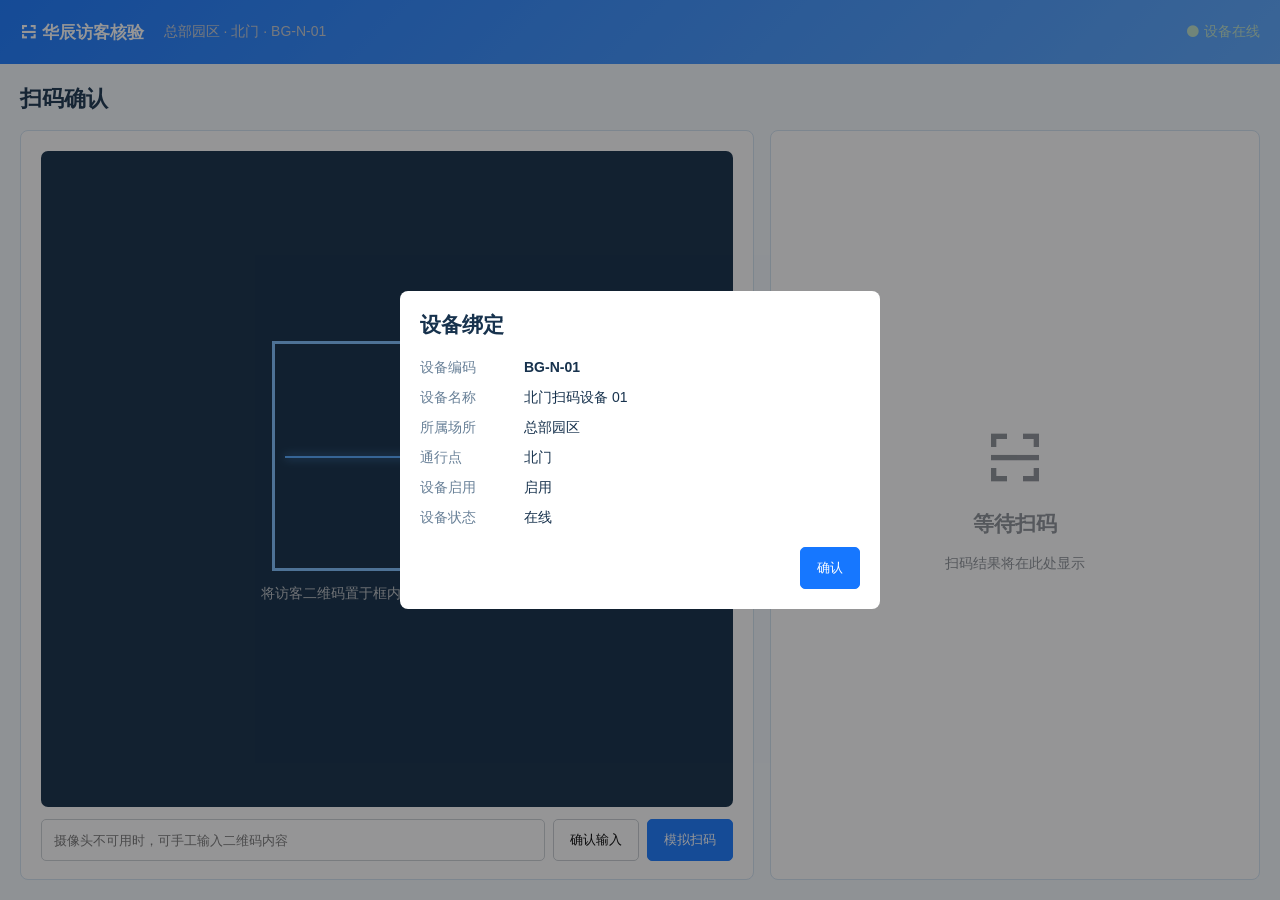
<file: frontends/guard-terminal.html>
<!doctype html>
<html lang="zh-CN">
<head>
<meta charset="UTF-8"><meta name="viewport" content="width=device-width,initial-scale=1,maximum-scale=1,user-scalable=no">
<title>扫码设备端</title>
<link href="../assets/remixicon/remixicon.css" rel="stylesheet">
<style>
:root{--ink:#202327;--muted:#737981;--line:#d9dde1;--soft:#f3f4f6;--dark:#292d31;--ok:#3d6b55;--bad:#913e46}*{box-sizing:border-box}body{margin:0;background:#e8eaec;color:var(--ink);font:14px "PingFang SC","Microsoft YaHei",sans-serif}.device{min-height:100vh;background:var(--soft)}header{height:64px;background:var(--dark);color:#fff;display:flex;align-items:center;padding:0 20px;gap:20px}.brand{font-size:17px;font-weight:600}.meta{color:#c7cbd0}.online{margin-left:auto;color:#bde1ca}.shell{padding:20px}.head{margin-bottom:16px}.head h1{font-size:22px;margin:0}.layout{display:grid;grid-template-columns:minmax(420px,1.2fr) minmax(340px,.8fr);gap:16px}.panel{background:#fff;border:1px solid var(--line);border-radius:8px;padding:20px}.camera{height:430px;background:#202327;color:#fff;display:grid;place-items:center;text-align:center;border-radius:7px}.frame{width:230px;height:230px;border:3px solid #fff;position:relative;margin:auto}.scanline{height:2px;background:#fff;position:absolute;left:10px;right:10px;top:50%;animation:scan 2s infinite}@keyframes scan{0%,100%{top:12px}50%{top:210px}}.camera p{color:#bbc0c5}.manual{display:flex;gap:8px;margin-top:12px}.input{height:42px;border:1px solid #cbd0d4;border-radius:5px;padding:0 12px;flex:1}.btn{height:42px;border:1px solid #c7ccd1;background:#fff;border-radius:5px;padding:0 16px;cursor:pointer}.btn.primary{background:#303439;color:#fff;border-color:#303439}.placeholder{min-height:450px;display:grid;place-items:center;text-align:center;color:#8b9096}.placeholder i{font-size:64px}.result{display:none}.result.show{display:block}.result-status{padding:16px;border:1px solid #bbcec2;background:#f0f6f2;color:var(--ok);text-align:center}.result-status.bad{border-color:#d8b9bc;background:#faf0f1;color:var(--bad)}.result-status i{font-size:42px;display:block}.result-status b{font-size:18px}.detail{display:grid;grid-template-columns:92px 1fr;gap:12px;margin:20px 0}.detail label{color:var(--muted)}.mask{position:fixed;inset:0;background:rgba(20,22,24,.45);display:none;place-items:center;padding:16px}.mask.open{display:grid}.dialog{width:min(480px,100%);background:#fff;border-radius:8px;padding:20px}.dialog h2{margin:0 0 20px}.dialog-actions{display:flex;justify-content:flex-end;gap:8px;margin-top:20px}.toast{position:fixed;left:50%;top:45%;transform:translate(-50%,-50%);background:#222;color:#fff;padding:11px 18px;border-radius:5px;display:none}.toast.show{display:block}@media(min-width:851px){.device{height:100vh;min-height:640px;overflow:hidden}.shell{height:calc(100vh - 64px);display:flex;flex-direction:column}.layout{flex:1;min-height:0}.panel{min-height:0}.camera{height:calc(100vh - 244px);min-height:370px}.placeholder{height:100%;min-height:0}}@media(max-width:850px){header{height:auto;min-height:64px;padding:12px 16px;gap:8px 12px;flex-wrap:wrap}.meta{order:3;width:100%;font-size:11px}.shell{padding:16px}.layout{grid-template-columns:1fr;gap:12px}.panel{padding:16px}.camera{height:min(52vh,330px)}.manual{display:grid;grid-template-columns:1fr 1fr}.manual .input{grid-column:1/-1;width:100%}.placeholder{min-height:330px}}
</style><style>:root{--ink:#17324d;--muted:#698198;--line:#d2e3f1;--soft:#f3f8fd;--dark:#126bd2;--ok:#247a52;--bad:#b4232c}body{background:#eaf2f9}header{background:linear-gradient(135deg,#1677ff,#5aa7ff)}.panel{border-color:#d2e3f1}.camera{background:#102b45}.frame{border-color:#7ec0ff}.scanline{background:#52a8ff;box-shadow:0 0 10px #52a8ff}.btn.primary{background:#1677ff;border-color:#1677ff}.input:focus{outline:2px solid rgba(22,119,255,.15);border-color:#1677ff}.toast{background:#145ca8}</style>
</head>
<body>
<div class="device">
  <header><div class="brand"><i class="ri-qr-scan-2-line"></i> 华辰访客核验</div><div class="meta">总部园区 · 北门 · BG-N-01</div><div class="online"><i class="ri-checkbox-blank-circle-fill"></i> 设备在线</div></header>
  <main class="shell">
    <div class="head"><h1>扫码确认</h1></div>
    <div class="layout">
      <section class="panel"><div class="camera"><div><div class="frame"><div class="scanline"></div></div><p>将访客二维码置于框内，系统将自动识别</p></div></div><div class="manual"><input class="input" id="manualCode" placeholder="摄像头不可用时，可手工输入二维码内容"><button class="btn" onclick="runScan('manual')">确认输入</button><button class="btn primary" onclick="runScan('visit')">模拟扫码</button></div></section>
      <section class="panel"><div class="placeholder" id="placeholder"><div><i class="ri-qr-scan-2-line"></i><h2>等待扫码</h2><p>扫码结果将在此处显示</p></div></div><div class="result" id="result"><div class="result-status" id="resultStatus"><i class="ri-checkbox-circle-line"></i><b id="resultTitle">来访确认成功</b></div><div class="detail"><label>申请编号</label><b>VS202607310018</b><label>访客</label><span>张晨 · VIS-000001</span><label>被访人</label><span>李敏 · 产品研发部</span><label>拜访形式</label><span>单次拜访</span><label>通行点</label><span>总部园区 · 北门</span><label>通行设备</label><span>BG-N-01</span><label>核验时间</label><span id="scanTime">2026-08-05 09:26</span></div><button class="btn primary" style="width:100%" onclick="continueScan()">继续扫码</button></div></section>
    </div>
  </main>
</div>
<div class="mask" id="bindMask"><div class="dialog"><h2>设备绑定</h2><div class="detail"><label>设备编码</label><b>BG-N-01</b><label>设备名称</label><span>北门扫码设备 01</span><label>所属场所</label><span>总部园区</span><label>通行点</label><span>北门</span><label>设备启用</label><span>启用</span><label>设备状态</label><span>在线</span></div><div class="dialog-actions"><button class="btn primary" onclick="bindMask.classList.remove('open')">确认</button></div></div></div>
<div class="toast" id="toast"></div>
<script>
function runScan(type){if(type==='manual'&&!manualCode.value.trim())return toast('请输入二维码内容');placeholder.style.display='none';result.classList.add('show');scanTime.textContent=new Date().toLocaleString('zh-CN',{hour12:false});toast('核验成功')}
function continueScan(){result.classList.remove('show');placeholder.style.display='grid';manualCode.value=''}
let timer;function toast(msg){const el=document.querySelector('#toast');el.textContent=msg;el.classList.add('show');clearTimeout(timer);timer=setTimeout(()=>el.classList.remove('show'),1800)}
if(!localStorage.getItem('phase1_device_bound')){bindMask.classList.add('open');localStorage.setItem('phase1_device_bound','BG-N-01')}
</script>
</body>
</html>
</file>
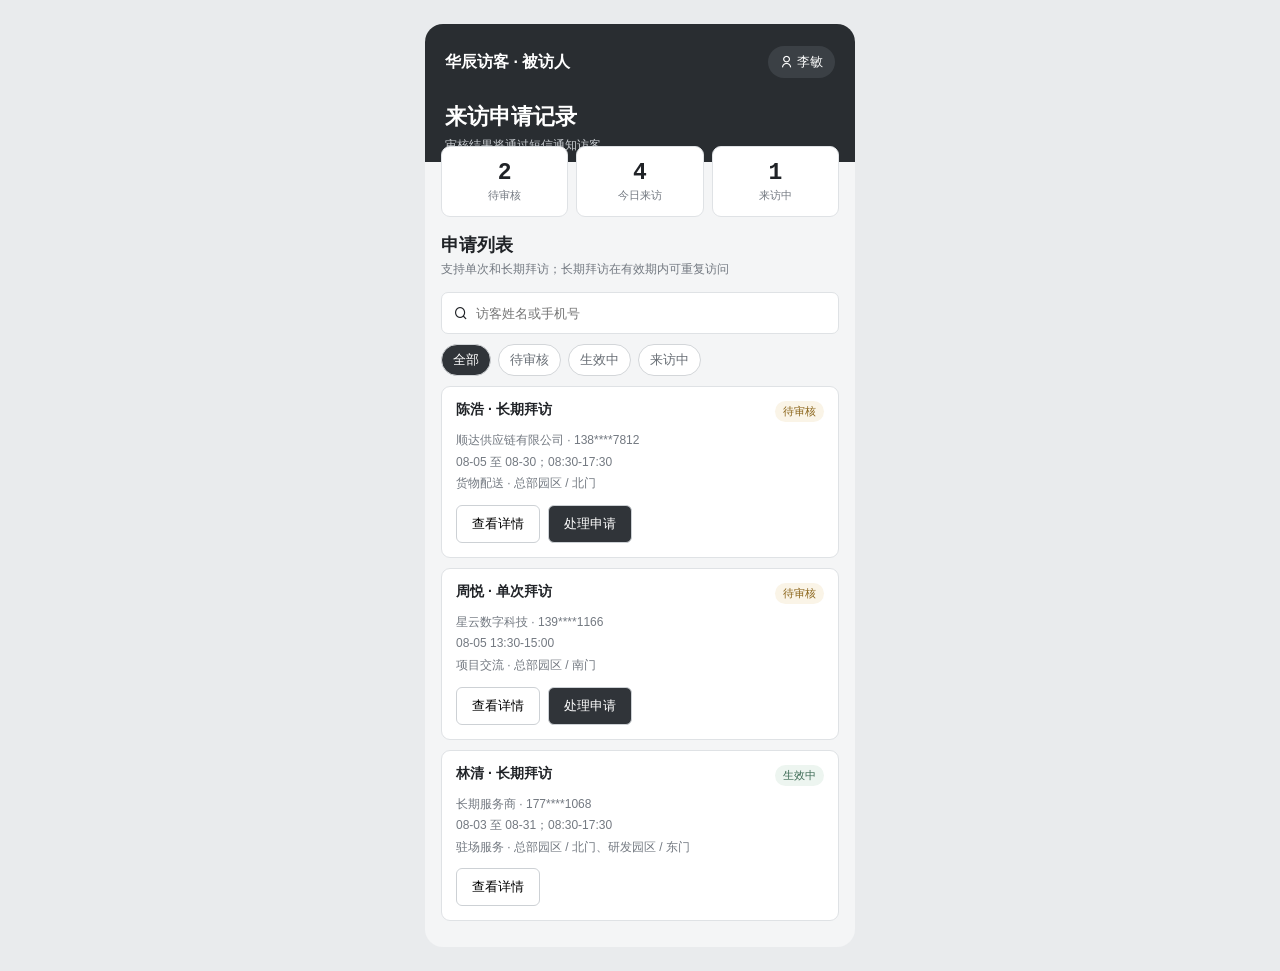
<file: frontends/visitee-h5.html>
<!doctype html><html lang="zh-CN"><head><meta charset="UTF-8"><meta name="viewport" content="width=device-width,initial-scale=1"><title>被访人端</title><link href="../assets/remixicon/remixicon.css" rel="stylesheet"><style>
:root{--ink:#202327;--muted:#737981;--line:#dfe2e5;--soft:#f4f5f6;--dark:#292d31;--warn:#8a6419;--warnbg:#faf4e7;--bad:#9a3f3f;--badbg:#faeeee;--ok:#3d6b55;--okbg:#edf5f0}*{box-sizing:border-box}body{margin:0;background:#e9ebed;color:var(--ink);font:14px "PingFang SC","Microsoft YaHei",sans-serif}.app{width:min(100%,430px);min-height:100vh;margin:auto;background:var(--soft)}.top{height:138px;background:var(--dark);color:#fff;padding:22px 20px}.topbar{display:flex;align-items:center}.brand{font-size:16px;font-weight:600}.account{margin-left:auto;border:0;background:#3b4045;color:#fff;border-radius:18px;padding:7px 12px}.greet{margin-top:24px}.greet b{font-size:22px;display:block}.greet span{display:block;color:#c8ccd0;margin-top:5px;font-size:12px}.view{padding:16px}.summary{display:grid;grid-template-columns:repeat(3,1fr);gap:8px;margin-top:-32px;margin-bottom:16px}.summary div{background:#fff;border:1px solid var(--line);border-radius:9px;padding:13px 8px;text-align:center}.summary b{font:600 23px ui-monospace,SFMono-Regular,Menlo,monospace;display:block}.summary span{font-size:11px;color:var(--muted)}.section-title{font-size:18px;font-weight:600}.section-sub{font-size:12px;color:var(--muted);margin:4px 0 14px}.search{height:42px;background:#fff;border:1px solid var(--line);border-radius:7px;display:flex;align-items:center;padding:0 12px;margin-bottom:10px}.search input{border:0;outline:0;flex:1;padding-left:8px}.filter{display:flex;gap:7px;overflow:auto;margin-bottom:10px}.chip{white-space:nowrap;border:1px solid #d3d6d9;background:#fff;border-radius:16px;padding:6px 11px;color:#686e75}.chip.active{background:#303439;color:#fff}.record{background:#fff;border:1px solid var(--line);border-radius:9px;padding:14px;margin-bottom:10px}.record-head{display:flex}.status{margin-left:auto;border-radius:11px;padding:3px 8px;font-size:11px;background:#eee}.status.warn{background:var(--warnbg);color:var(--warn)}.status.ok{background:var(--okbg);color:var(--ok)}.status.bad{background:var(--badbg);color:var(--bad)}.meta{color:var(--muted);font-size:12px;line-height:1.8;margin-top:8px}.actions{display:flex;gap:8px;margin-top:10px}.btn{height:38px;border:1px solid #cdd1d5;background:#fff;border-radius:6px;padding:0 15px}.btn.primary{background:#303439;color:#fff}.btn.danger{color:#8d3c3c}.mask{position:fixed;inset:0;background:rgba(20,22,24,.45);display:none;align-items:flex-end;justify-content:center}.mask.open{display:flex}.sheet{width:min(100%,430px);max-height:84vh;overflow:auto;background:#fff;border-radius:14px 14px 0 0;padding:19px}.sheet-head{display:flex;margin-bottom:16px;font-size:16px;font-weight:600}.close{margin-left:auto;border:0;background:none;font-size:22px}.detail{display:grid;grid-template-columns:92px 1fr;gap:11px 8px}.detail label{color:var(--muted)}.field{margin-top:14px}.input,.textarea{width:100%;border:1px solid #ccd0d4;border-radius:6px;padding:10px}.textarea{height:78px}.sheet-actions{display:flex;gap:8px;margin-top:18px}.sheet-actions .btn{flex:1}.note{margin-top:12px;padding:10px;background:#f7f8f9;border-left:3px solid #777;color:#666;font-size:12px}.toast{position:fixed;left:50%;top:44%;transform:translate(-50%,-50%);background:#262a2e;color:#fff;padding:11px 18px;border-radius:6px;display:none}.toast.show{display:block}@media(min-width:700px){body{padding:24px}.app{min-height:calc(100vh - 48px);border-radius:18px;overflow:hidden}}
</style></head><body><div class="app"><header class="top"><div class="topbar"><div class="brand">华辰访客 · 被访人</div><button class="account" onclick="accountMask.classList.add('open')"><i class="ri-user-line"></i> 李敏</button></div><div class="greet"><b>来访申请记录</b><span>审核结果将通过短信通知访客</span></div></header><main class="view"><div class="summary"><div><b id="pendingCount">2</b><span>待审核</span></div><div><b>4</b><span>今日来访</span></div><div><b>1</b><span>来访中</span></div></div><div class="section-title">申请列表</div><div class="section-sub">支持单次和长期拜访；长期拜访在有效期内可重复访问</div><div class="search"><i class="ri-search-line"></i><input id="searchInput" placeholder="访客姓名或手机号" oninput="renderRecords()"></div><div class="filter"><button class="chip active" data-status="全部" onclick="selectFilter(this)">全部</button><button class="chip" data-status="待审核" onclick="selectFilter(this)">待审核</button><button class="chip" data-status="生效中" onclick="selectFilter(this)">生效中</button><button class="chip" data-status="来访中" onclick="selectFilter(this)">来访中</button></div><div id="recordList"></div></main></div>
<div class="mask" id="detailMask" onclick="if(event.target===this)closeAll()"><div class="sheet"><div class="sheet-head" id="detailTitle">申请详情<button class="close" onclick="closeAll()">×</button></div><div id="detailBody"></div></div></div>
<div class="mask" id="accountMask" onclick="if(event.target===this)this.classList.remove('open')"><div class="sheet"><div class="sheet-head">账户设置<button class="close" onclick="accountMask.classList.remove('open')">×</button></div><div class="detail"><label>员工姓名</label><b>李敏</b><label>身份编码</label><span>EMP-000001</span><label>所属部门</label><span>产品研发部</span><label>手机号</label><span>138****2071</span><label>登录方式</label><span>手机号＋密码、手机号＋验证码（开户时确定）</span></div><div class="sheet-actions"><button class="btn" onclick="toast('进入修改密码')">修改密码</button><button class="btn" onclick="openPhone()">换绑手机号</button></div></div></div><div class="toast" id="toast"></div>
<script>
let selected='全部',current=null;const records=[{id:'VS202608040031',type:'长期拜访',name:'陈浩',phone:'138****7812',company:'顺达供应链有限公司',date:'08-05 至 08-30；08:30-17:30',points:'总部园区 / 北门',purpose:'货物配送',car:'沪D372K8',status:'待审核'},{id:'VS202608040030',type:'单次拜访',name:'周悦',phone:'139****1166',company:'星云数字科技',date:'08-05 13:30-15:00',points:'总部园区 / 南门',purpose:'项目交流',car:'无',status:'待审核'},{id:'VS202608020018',type:'长期拜访',name:'林清',phone:'177****1068',company:'长期服务商',date:'08-03 至 08-31；08:30-17:30',points:'总部园区 / 北门、研发园区 / 东门',purpose:'驻场服务',car:'无',status:'生效中'}];
function selectFilter(btn){selected=btn.dataset.status;document.querySelectorAll('.chip').forEach(x=>x.classList.toggle('active',x===btn));renderRecords()}function cls(s){return s==='待审核'?'warn':s==='来访中'||s==='生效中'?'ok':s==='审核失败'||s==='已失效'?'bad':''}function renderRecords(){const q=searchInput.value.trim();const rows=records.filter(r=>(selected==='全部'||r.status===selected)&&(!q||(r.name+r.phone).includes(q)));recordList.innerHTML=rows.length?rows.map(r=>`<article class="record"><div class="record-head"><b>${r.name} · ${r.type}</b><span class="status ${cls(r.status)}">${r.status}</span></div><div class="meta">${r.company} · ${r.phone}<br>${r.date}<br>${r.purpose} · ${r.points}</div><div class="actions"><button class="btn" onclick="openDetail('${r.id}')">查看详情</button>${r.status==='待审核'?`<button class="btn primary" onclick="openReview('${r.id}')">处理申请</button>`:''}</div></article>`).join(''):'<div class="record">暂无符合条件的申请</div>';pendingCount.textContent=records.filter(x=>x.status==='待审核').length}function detailHtml(r){return `<div class="detail"><label>申请编号</label><b>${r.id}</b><label>拜访形式</label><span>${r.type}</span><label>访客姓名</label><span>${r.name}</span><label>访客单位</label><span>${r.company}</span><label>手机号</label><span>${r.phone}</span><label>拜访时间</label><span>${r.date}</span><label>拜访通行点</label><span>${r.points}</span><label>来访目的</label><span>${r.purpose}</span><label>车辆</label><span>${r.car}</span><label>当前状态</label><span class="status ${cls(r.status)}" style="margin:0;width:max-content">${r.status}</span></div>`}function openDetail(id){current=records.find(x=>x.id===id);detailTitle.childNodes[0].nodeValue='申请详情';detailBody.innerHTML=detailHtml(current)+(current.type==='长期拜访'?'<div class="note">长期拜访审核通过后，在有效期内可重复完成来访与出访；每次通行均由后台独立记录。</div>':'');detailMask.classList.add('open')}function openReview(id){current=records.find(x=>x.id===id);detailTitle.childNodes[0].nodeValue='审核来访申请';detailBody.innerHTML=detailHtml(current)+`<div class="field"><label>拒绝原因（拒绝时必填）</label><textarea class="textarea" id="reason"></textarea></div><div class="sheet-actions"><button class="btn danger" onclick="reject()">拒绝</button><button class="btn primary" onclick="approve()">通过</button></div>`;detailMask.classList.add('open')}function approve(){current.status=current.type==='长期拜访'?'生效中':'待来访';closeAll();renderRecords();toast('审核通过，已生成二维码并短信通知访客')}function reject(){if(!reason.value.trim())return toast('请填写拒绝原因');current.status='审核失败';closeAll();renderRecords();toast('已拒绝申请并短信通知访客')}function closeAll(){detailMask.classList.remove('open')}function openPhone(){accountMask.classList.remove('open');detailTitle.childNodes[0].nodeValue='换绑手机号';detailBody.innerHTML=`<div class="field"><label>原手机号</label><input class="input" value="13800002071" disabled></div><div class="field"><label>验证码</label><input class="input" placeholder="原型验证码 123456"></div><div class="field"><label>新手机号</label><input class="input" placeholder="请输入新手机号"></div><button class="btn primary" style="width:100%;margin-top:18px" onclick="toast('手机号修改成功，身份编码保持不变');closeAll()">确认修改</button>`;detailMask.classList.add('open')}let timer;function toast(msg){const e=document.getElementById('toast');e.textContent=msg;e.classList.add('show');clearTimeout(timer);timer=setTimeout(()=>e.classList.remove('show'),1800)}renderRecords();
</script></body></html>
</file>
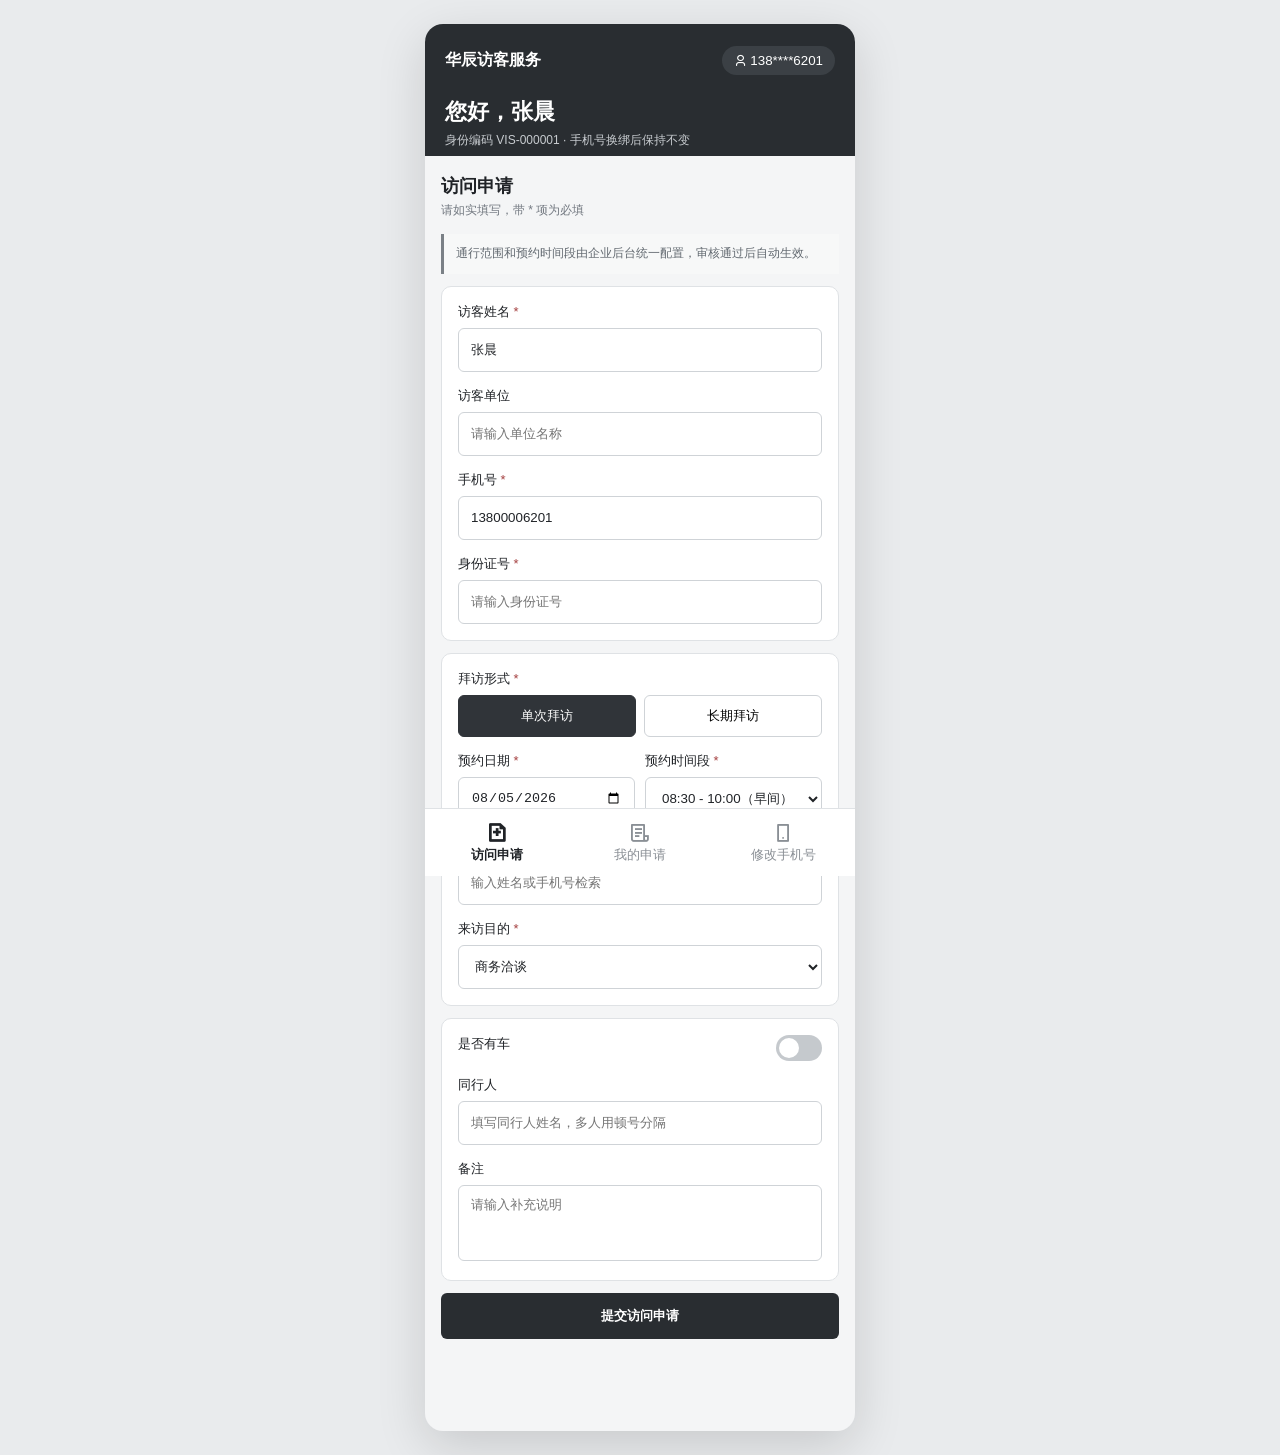
<file: frontends/visitor-h5.html>
<!doctype html><html lang="zh-CN"><head><meta charset="UTF-8"><meta name="viewport" content="width=device-width,initial-scale=1,maximum-scale=1,user-scalable=no"><title>访客端 · 华辰科技</title><link href="../assets/remixicon/remixicon.css" rel="stylesheet"><style>
:root{--ink:#202327;--muted:#737981;--line:#dfe2e5;--soft:#f4f5f6;--paper:#fff;--dark:#292d31;--warn:#8a6419;--warnbg:#faf4e7;--bad:#9a3f3f;--badbg:#faeeee;--ok:#3d6b55;--okbg:#edf5f0}*{box-sizing:border-box}body{margin:0;background:#e9ebed;color:var(--ink);font:14px "PingFang SC","Microsoft YaHei",sans-serif}.app{width:min(100%,430px);min-height:100vh;margin:auto;background:var(--soft);position:relative;padding-bottom:76px}.top{height:132px;background:var(--dark);color:#fff;padding:22px 20px}.topbar{display:flex;align-items:center}.brand{font-weight:600;font-size:16px}.account{margin-left:auto;border:0;background:#3b4045;color:#fff;border-radius:18px;padding:7px 12px}.greet{margin-top:22px}.greet b{display:block;font-size:22px}.greet span{display:block;color:#c8ccd0;margin-top:5px;font-size:12px}.view{display:none;padding:16px}.view.active{display:block}.section-title{font-size:18px;font-weight:600;margin:2px 0 4px}.section-sub{font-size:12px;color:var(--muted);margin-bottom:15px}.card{background:#fff;border:1px solid var(--line);border-radius:10px;padding:16px;margin-bottom:12px}.field{margin-bottom:15px;position:relative}.field:last-child{margin-bottom:0}.field label{display:block;font-size:13px;margin-bottom:7px;font-weight:500}.required:after{content:" *";color:#a43f3f}.input,.select,.textarea{width:100%;height:44px;border:1px solid #cfd3d7;border-radius:6px;background:#fff;padding:0 12px;color:var(--ink)}.textarea{height:76px;padding-top:10px;resize:none}.suggestions{display:none;position:absolute;left:0;right:0;top:70px;background:#fff;border:1px solid #cfd3d7;border-radius:6px;box-shadow:0 8px 20px rgba(0,0,0,.12);z-index:8;max-height:190px;overflow:auto}.suggestions.show{display:block}.suggestion{padding:11px 12px;border-bottom:1px solid #edf0f2;cursor:pointer}.suggestion:last-child{border:0}.suggestion b{display:block;font-size:13px}.suggestion span{display:block;color:var(--muted);font-size:11px;margin-top:3px}.selected-person{display:none;margin-top:7px;padding:9px 11px;background:#f4f5f6;border-radius:5px;font-size:12px}.selected-person.show{display:block}.row{display:grid;grid-template-columns:1fr 1fr;gap:10px}.seg{display:grid;grid-template-columns:1fr 1fr;gap:8px}.seg button{height:42px;border:1px solid #cfd3d7;background:#fff;border-radius:6px}.seg button.active{background:#303439;color:#fff;border-color:#303439}.switchline{display:flex;align-items:center}.switchline button{margin-left:auto;width:46px;height:26px;border:0;border-radius:13px;background:#c5c9cd;position:relative}.switchline button:after{content:"";position:absolute;width:20px;height:20px;left:3px;top:3px;background:#fff;border-radius:50%;transition:.2s}.switchline button.on{background:#3b4045}.switchline button.on:after{left:23px}.primary{width:100%;height:46px;border:0;border-radius:6px;background:#292d31;color:#fff;font-weight:600}.secondary{height:40px;border:1px solid #c8ccd0;border-radius:6px;background:#fff;padding:0 15px}.note{background:#f7f8f8;border-left:3px solid #7a8086;padding:10px 12px;color:#626970;font-size:12px;line-height:1.65;margin-bottom:12px}.filter{display:flex;gap:7px;overflow:auto;padding-bottom:10px}.chip{white-space:nowrap;border:1px solid #d3d6d9;background:#fff;border-radius:16px;padding:6px 11px;color:#686e75}.chip.active{background:#303439;color:#fff;border-color:#303439}.record{background:#fff;border:1px solid var(--line);border-radius:9px;padding:14px;margin-bottom:10px}.record-head{display:flex;align-items:center}.record-head b{font-size:15px}.status{margin-left:auto;border-radius:11px;padding:3px 8px;font-size:11px;background:#eee;color:#656b72}.status.warn{background:var(--warnbg);color:var(--warn)}.status.ok{background:var(--okbg);color:var(--ok)}.status.bad{background:var(--badbg);color:var(--bad)}.meta{color:var(--muted);font-size:12px;line-height:1.8;margin-top:9px}.record-actions{display:flex;gap:8px;margin-top:10px}.link{border:0;background:none;color:#303439;padding:5px 0;font-weight:600}.nav{position:fixed;bottom:0;left:50%;transform:translateX(-50%);width:min(100%,430px);height:68px;background:#fff;border-top:1px solid var(--line);display:grid;grid-template-columns:repeat(3,1fr);z-index:5;padding-bottom:env(safe-area-inset-bottom)}.nav button{border:0;background:#fff;color:#8a8f95}.nav i{display:block;font-size:21px;margin-bottom:2px}.nav button.active{color:#202327;font-weight:600}.mask{position:fixed;inset:0;background:rgba(20,22,24,.45);display:none;align-items:flex-end;justify-content:center;z-index:20}.mask.open{display:flex}.sheet{width:min(100%,430px);max-height:82vh;overflow:auto;background:#fff;border-radius:14px 14px 0 0;padding:19px}.sheet-head{display:flex;align-items:center;margin-bottom:16px;font-size:16px;font-weight:600}.close{margin-left:auto;border:0;background:none;font-size:22px}.detail{display:grid;grid-template-columns:88px 1fr;gap:11px 8px;font-size:13px}.detail label{color:var(--muted)}.qr{width:170px;height:170px;margin:16px auto;background:repeating-linear-gradient(45deg,#222 0 6px,#fff 6px 12px);border:10px solid #222;display:grid;place-items:center}.qr i{font-size:34px;background:#fff;padding:6px}.toast{position:fixed;left:50%;top:44%;transform:translate(-50%,-50%);background:#262a2e;color:#fff;padding:11px 18px;border-radius:6px;z-index:30;display:none}.toast.show{display:block}@media(min-width:700px){body{padding:24px}.app{min-height:calc(100vh - 48px);box-shadow:0 15px 50px rgba(0,0,0,.14);border-radius:18px;overflow:hidden}.nav{bottom:24px}}
</style></head><body><div class="app"><header class="top"><div class="topbar"><div class="brand">华辰访客服务</div><button class="account" onclick="openAccount()"><i class="ri-user-3-line"></i> 138****6201</button></div><div class="greet"><b>您好，张晨</b><span>身份编码 VIS-000001 · 手机号换绑后保持不变</span></div></header>
<main><section class="view active" id="apply"><div class="section-title">访问申请</div><div class="section-sub">请如实填写，带 * 项为必填</div><div class="note">通行范围和预约时间段由企业后台统一配置，审核通过后自动生效。</div><div class="card"><div class="field"><label class="required">访客姓名</label><input class="input" id="visitorName" value="张晨"></div><div class="field"><label>访客单位</label><input class="input" id="company" placeholder="请输入单位名称"></div><div class="field"><label class="required">手机号</label><input class="input" value="13800006201" disabled></div><div class="field"><label class="required">身份证号</label><input class="input" id="idcard" placeholder="请输入身份证号" maxlength="18"></div></div><div class="card"><div class="field"><label class="required">拜访形式</label><div class="seg"><button class="active" data-type="single" onclick="chooseVisitType(this)">单次拜访</button><button data-type="multiple" onclick="chooseVisitType(this)">长期拜访</button></div></div><div id="singleDate" class="row"><div class="field"><label class="required">预约日期</label><input class="input" type="date" value="2026-08-05"></div><div class="field"><label class="required">预约时间段</label><select class="select" id="visitTimeSlot"></select></div></div><div id="multiDate" class="row" style="display:none"><div class="field"><label class="required">开始日期</label><input class="input" type="date" value="2026-08-05"></div><div class="field"><label class="required">结束日期</label><input class="input" type="date" value="2026-08-12"></div></div><div class="field"><label class="required">被访人</label><input class="input" id="visiteeSearch" placeholder="输入姓名或手机号检索" autocomplete="off" oninput="searchVisitees(this.value)" onfocus="searchVisitees(this.value)"><div class="suggestions" id="visiteeSuggestions"></div><div class="selected-person" id="selectedVisitee"></div></div><div class="field"><label class="required">来访目的</label><select class="select"><option>商务洽谈</option><option>技术交流</option><option>面试</option><option>参观访问</option><option>送货</option><option>其他</option></select></div></div><div class="card"><div class="field switchline"><label>是否有车</label><button id="carSwitch" onclick="toggleCar()"></button></div><div class="field" id="plateField" style="display:none"><label class="required">车牌号</label><input class="input" placeholder="例如：沪A12345"></div><div class="field"><label>同行人</label><input class="input" placeholder="填写同行人姓名，多人用顿号分隔"></div><div class="field"><label>备注</label><textarea class="textarea" placeholder="请输入补充说明"></textarea></div></div><button class="primary" onclick="submitApply()">提交访问申请</button></section>
<section class="view" id="records"><div class="section-title">我的申请</div><div class="section-sub">查看审核状态、来访码和出访码</div><div class="filter" id="filters"><button class="chip active" onclick="filterRecords(this,'全部')">全部</button><button class="chip" onclick="filterRecords(this,'待审核')">待审核</button><button class="chip" onclick="filterRecords(this,'待来访')">待来访</button><button class="chip" onclick="filterRecords(this,'来访中')">来访中</button><button class="chip" onclick="filterRecords(this,'已结束')">已结束</button></div><div id="recordList"></div></section>
<section class="view" id="phone"><div class="section-title">修改手机号</div><div class="section-sub">验证原手机号后完成换绑，历史记录不会变化</div><div class="card"><div class="field"><label>原手机号</label><input class="input" value="13800006201" disabled></div><div class="field"><label class="required">验证码</label><div style="display:flex;gap:8px"><input class="input" id="smsCode" placeholder="请输入验证码" maxlength="6"><button class="secondary" onclick="toast('验证码已发送：123456')">获取验证码</button></div></div><div class="field"><label class="required">新手机号</label><input class="input" id="newPhone" placeholder="请输入新手机号" maxlength="11"></div></div><button class="primary" onclick="changePhone()">确认修改</button></section></main>
<nav class="nav"><button class="active" data-view="apply" onclick="switchView(this,'apply')"><i class="ri-file-add-line"></i>访问申请</button><button data-view="records" onclick="switchView(this,'records')"><i class="ri-file-list-3-line"></i>我的申请</button><button data-view="phone" onclick="switchView(this,'phone')"><i class="ri-smartphone-line"></i>修改手机号</button></nav></div>
<div class="mask" id="detailMask" onclick="if(event.target===this)closeSheet()"><div class="sheet"><div class="sheet-head" id="sheetTitle">申请详情<button class="close" onclick="closeSheet()">×</button></div><div id="sheetBody"></div></div></div><div class="mask" id="accountMask" onclick="if(event.target===this)this.classList.remove('open')"><div class="sheet"><div class="sheet-head">账户信息<button class="close" onclick="accountMask.classList.remove('open')">×</button></div><div class="detail"><label>访客姓名</label><b>张晨</b><label>身份编码</label><span>VIS-000001</span><label>当前手机号</label><span>138****6201</span></div><button class="secondary" style="width:100%;margin-top:20px" onclick="toast('已退出演示账号')">退出登录</button></div></div><div class="toast" id="toast"></div>
<script>
let visitType='single',selectedVisiteeData=null;const visitees=[{name:'李敏',dept:'产品研发部',phone:'13800002071'},{name:'王磊',dept:'市场营销部',phone:'13900008743'},{name:'赵雪',dept:'行政管理部',phone:'18600004390'}];const defaultSlots=[{name:'早间',start:'08:30',end:'10:00',enabled:true},{name:'上午',start:'10:00',end:'12:00',enabled:true},{name:'午后',start:'13:30',end:'15:00',enabled:true},{name:'下午',start:'15:00',end:'17:30',enabled:true}];const records=[{id:'VS202608040021',date:'08-05 08:30-10:00',visitee:'李敏 · 产品研发部',purpose:'商务洽谈',status:'待审核'},{id:'VS202608030019',date:'08-04 13:30-15:00',visitee:'王磊 · 市场营销部',purpose:'技术交流',status:'待来访'},{id:'VS202608010011',date:'08-01 10:00-12:00',visitee:'李敏 · 产品研发部',purpose:'参观访问',status:'来访中'},{id:'VS202607300008',date:'07-30 15:00-17:30',visitee:'赵雪 · 行政管理部',purpose:'商务洽谈',status:'已结束'}];
function loadTimeSlots(){let slots=defaultSlots;try{const config=JSON.parse(localStorage.getItem('phase1_visit_settings'));if(config?.timeSlots?.length)slots=config.timeSlots}catch(e){}const enabled=slots.filter(s=>s.enabled!==false);visitTimeSlot.innerHTML=enabled.map(s=>`<option value="${s.start}-${s.end}">${s.start} - ${s.end}${s.name?'（'+s.name+'）':''}</option>`).join('')||'<option value="">暂无可预约时间段</option>'}function searchVisitees(value){const q=value.trim().toLowerCase();selectedVisiteeData=null;selectedVisitee.classList.remove('show');const rows=visitees.filter(v=>!q||(v.name+v.phone).toLowerCase().includes(q));visiteeSuggestions.innerHTML=rows.length?rows.map((v,i)=>`<div class="suggestion" onclick="chooseVisitee('${v.phone}')"><b>${v.name} · ${v.dept}</b><span>${v.phone.replace(/(\d{3})\d{4}(\d{4})/,'$1****$2')}</span></div>`).join(''):'<div class="suggestion"><span>未找到匹配的被访人</span></div>';visiteeSuggestions.classList.add('show')}function chooseVisitee(phone){selectedVisiteeData=visitees.find(v=>v.phone===phone);visiteeSearch.value=selectedVisiteeData.name;selectedVisitee.innerHTML=`已选择：<b>${selectedVisiteeData.name}</b> · ${selectedVisiteeData.dept} · ${selectedVisiteeData.phone.replace(/(\d{3})\d{4}(\d{4})/,'$1****$2')}`;selectedVisitee.classList.add('show');visiteeSuggestions.classList.remove('show')}document.addEventListener('click',e=>{if(!e.target.closest('#visiteeSearch')&&!e.target.closest('#visiteeSuggestions'))visiteeSuggestions.classList.remove('show')});function switchView(btn,id){document.querySelectorAll('.view').forEach(v=>v.classList.toggle('active',v.id===id));document.querySelectorAll('.nav button').forEach(v=>v.classList.toggle('active',v===btn));if(id==='records')renderRecords('全部');scrollTo(0,0)}function chooseVisitType(btn){visitType=btn.dataset.type;document.querySelectorAll('.seg button').forEach(x=>x.classList.toggle('active',x===btn));singleDate.style.display=visitType==='single'?'grid':'none';multiDate.style.display=visitType==='multiple'?'grid':'none'}function toggleCar(){carSwitch.classList.toggle('on');plateField.style.display=carSwitch.classList.contains('on')?'block':'none'}function submitApply(){if(!visitorName.value.trim())return toast('请填写访客姓名');if(!idcard.value.trim())return toast('请填写身份证号');if(!selectedVisiteeData)return toast('请通过姓名或手机号检索并选择被访人');if(visitType==='single'&&!visitTimeSlot.value)return toast('当前没有可预约时间段');records.unshift({id:'VS202608040022',date:visitType==='single'?`08-05 ${visitTimeSlot.value}`:'08-05 至 08-12',visitee:`${selectedVisiteeData.name} · ${selectedVisiteeData.dept}`,purpose:'商务洽谈',status:'待审核'});toast('申请提交成功');document.querySelector('.nav [data-view="records"]').click()}function cls(s){return s==='待审核'?'warn':s==='来访中'?'ok':s==='审核失败'||s==='已失效'?'bad':''}function renderRecords(filter){const rows=filter==='全部'?records:records.filter(x=>x.status===filter);recordList.innerHTML=rows.length?rows.map((r,i)=>`<article class="record"><div class="record-head"><b>${r.date}</b><span class="status ${cls(r.status)}">${r.status}</span></div><div class="meta">${r.visitee}<br>${r.purpose} · ${r.id}</div><div class="record-actions"><button class="link" onclick="openRecord('${r.id}')">查看详情</button>${['待来访','来访中'].includes(r.status)?`<button class="link" onclick="openCode('${r.id}')">出示${r.status==='待来访'?'来访':'出访'}码</button>`:''}</div></article>`).join(''):'<div class="card" style="text-align:center;color:#777">暂无该状态申请</div>'}function filterRecords(btn,s){document.querySelectorAll('.chip').forEach(x=>x.classList.toggle('active',x===btn));renderRecords(s)}function openRecord(id){const r=records.find(x=>x.id===id);sheetTitle.childNodes[0].nodeValue='申请详情';sheetBody.innerHTML=`<div class="detail"><label>申请编号</label><b>${r.id}</b><label>预约时间</label><span>${r.date}</span><label>被访人</label><span>${r.visitee}</span><label>来访目的</label><span>${r.purpose}</span><label>访客单位</label><span>上海远航科技有限公司</span><label>状态</label><span class="status ${cls(r.status)}" style="margin:0;width:max-content">${r.status}</span></div>`;detailMask.classList.add('open')}function openCode(id){const r=records.find(x=>x.id===id);sheetTitle.childNodes[0].nodeValue=r.status==='待来访'?'来访二维码':'出访二维码';sheetBody.innerHTML=`<div class="qr"><i class="ri-qr-code-line"></i></div><p style="text-align:center">${id}</p><div class="note">请在扫码设备前出示二维码。二维码有效性以当前申请状态为准。</div>`;detailMask.classList.add('open')}function closeSheet(){detailMask.classList.remove('open')}function openAccount(){accountMask.classList.add('open')}function changePhone(){if(smsCode.value!=='123456')return toast('验证码错误');if(!/^1\d{10}$/.test(newPhone.value))return toast('请输入正确的新手机号');toast('手机号修改成功，身份编码保持不变')}let timer;function toast(msg){const e=document.getElementById('toast');e.textContent=msg;e.classList.add('show');clearTimeout(timer);timer=setTimeout(()=>e.classList.remove('show'),1800)}loadTimeSlots();renderRecords('全部');
</script></body></html>
</file>
<file: design-tokens/components.css>
/* Shared static-prototype components. Consume semantic tokens only. */
.segmented-control {
  display: inline-flex;
  padding: 3px;
  border: 1px solid var(--color-border-default);
  border-radius: 10px;
  background: var(--color-surface-subtle);
}

.segmented-control__item {
  height: 32px;
  min-width: 60px;
  padding: 0 14px;
  border: 0;
  border-radius: 7px;
  background: transparent;
  color: var(--color-text-secondary);
  font: inherit;
  font-size: 14px;
  cursor: pointer;
}

.segmented-control__item--wide {
  min-width: 84px;
}

.segmented-control__item:hover:not(.active) {
  background: var(--color-surface-hover);
  color: var(--color-text-primary);
}

.segmented-control__item.active,
.segmented-control__item[aria-pressed="true"] {
  background: var(--color-brand-primary);
  color: var(--color-text-inverse);
  box-shadow: 0 3px 9px rgba(22, 119, 255, .18);
  font-weight: 600;
}

.segmented-control__item:focus-visible {
  outline: 3px solid rgba(22, 119, 255, .16);
  outline-offset: 2px;
}

.segmented-control__item:disabled {
  cursor: not-allowed;
  opacity: .45;
}
</file>
